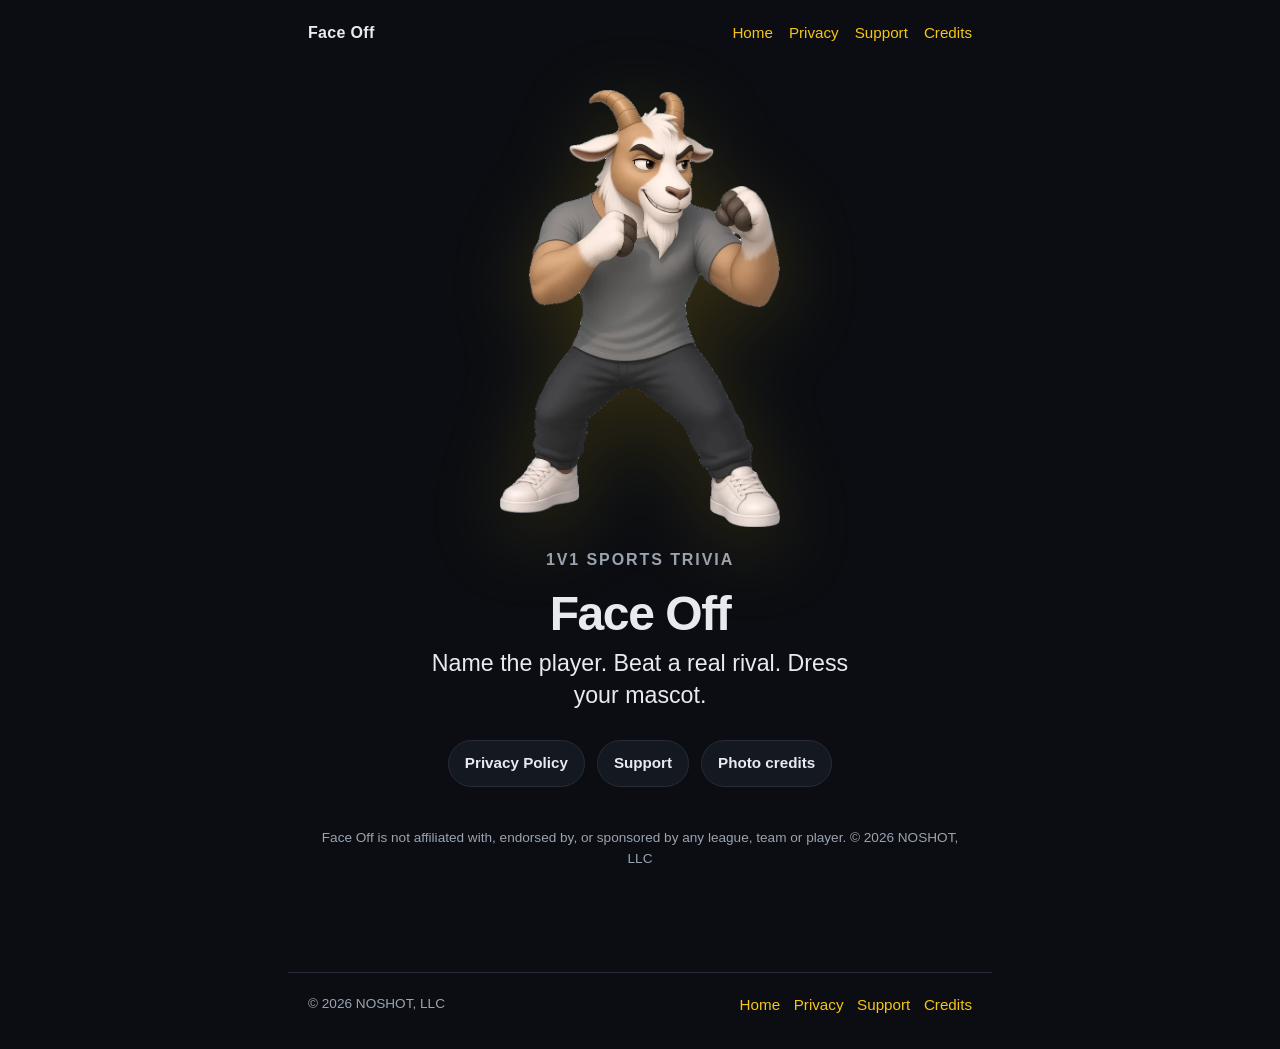
<file: index.html>
<!DOCTYPE html>
<html lang="en">
<head>
  <meta charset="utf-8">
  <meta name="viewport" content="width=device-width, initial-scale=1">
  <title>Face Off — 1v1 Sports Trivia</title>
  <meta name="description" content="Face Off is 1v1 sports trivia against real players.">
  <link rel="stylesheet" href="css/styles.css">
  
</head>
<body>
  <header>
    <a class="brand" href="./">Face Off</a>
    <nav>
      <a href="./" aria-current="page">Home</a>
      <a href="privacy/">Privacy</a>
      <a href="support/">Support</a>
      <a href="credits/">Credits</a>
    </nav>
  </header>
  <main>
    <section class="hero">
      <img class="mascot" src="assets/mascot.webp" width="280" height="280" alt="The Face Off goat mascot in a fighting stance">
      <p class="tag">1v1 Sports Trivia</p>
      <h1>Face Off</h1>
      <p class="pitch">Name the player. Beat a real rival. Dress your mascot.</p>
      <div class="hero-links">
        <a class="btn" href="privacy/">Privacy Policy</a>
        <a class="btn" href="support/">Support</a>
        <a class="btn" href="credits/">Photo credits</a>
      </div>
      <p class="legal">Face Off is not affiliated with, endorsed by, or sponsored by any league, team or player. © 2026 NOSHOT, LLC</p>
    </section>

  </main>
  <footer>
    <div>© 2026 NOSHOT, LLC</div>
    <nav>
      <a href="./" aria-current="page">Home</a>
      <a href="privacy/">Privacy</a>
      <a href="support/">Support</a>
      <a href="credits/">Credits</a>
    </nav>
  </footer>
  <script src="js/config.js"></script>
</body>
</html>
</file>
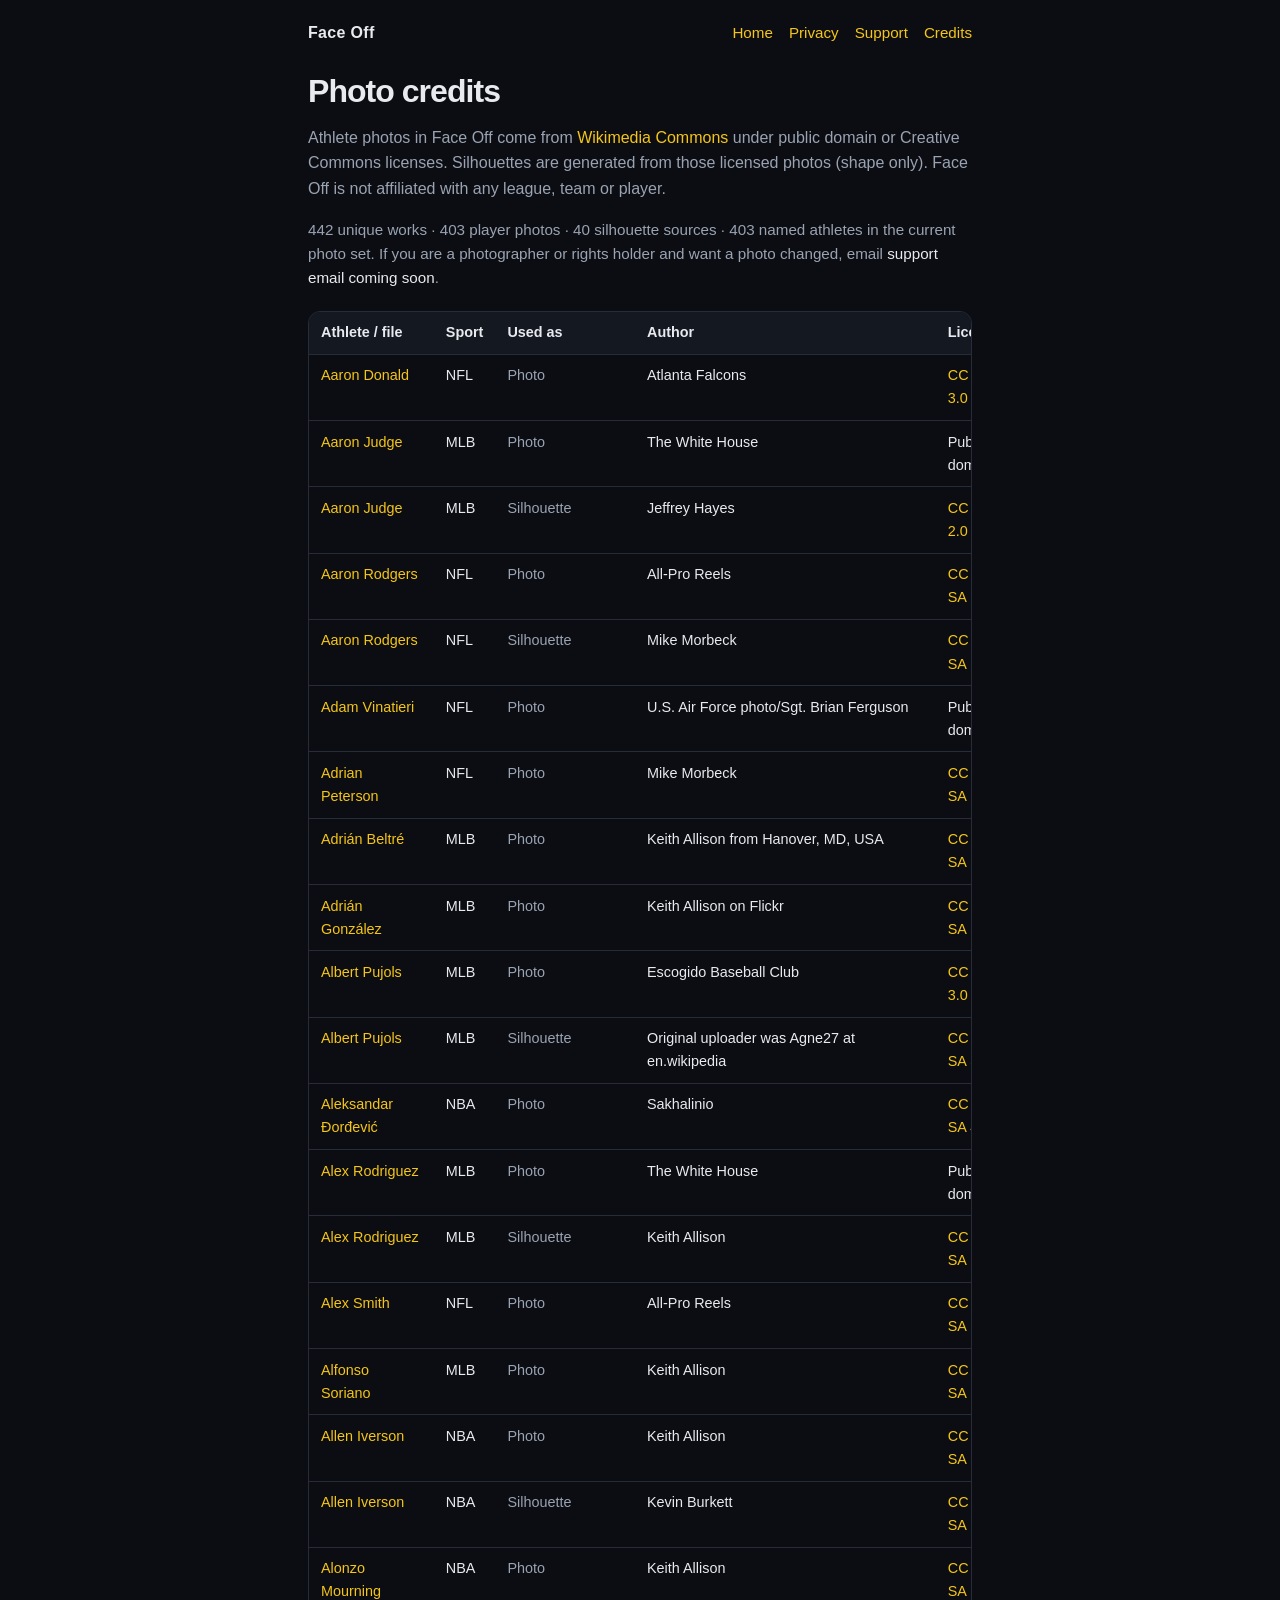
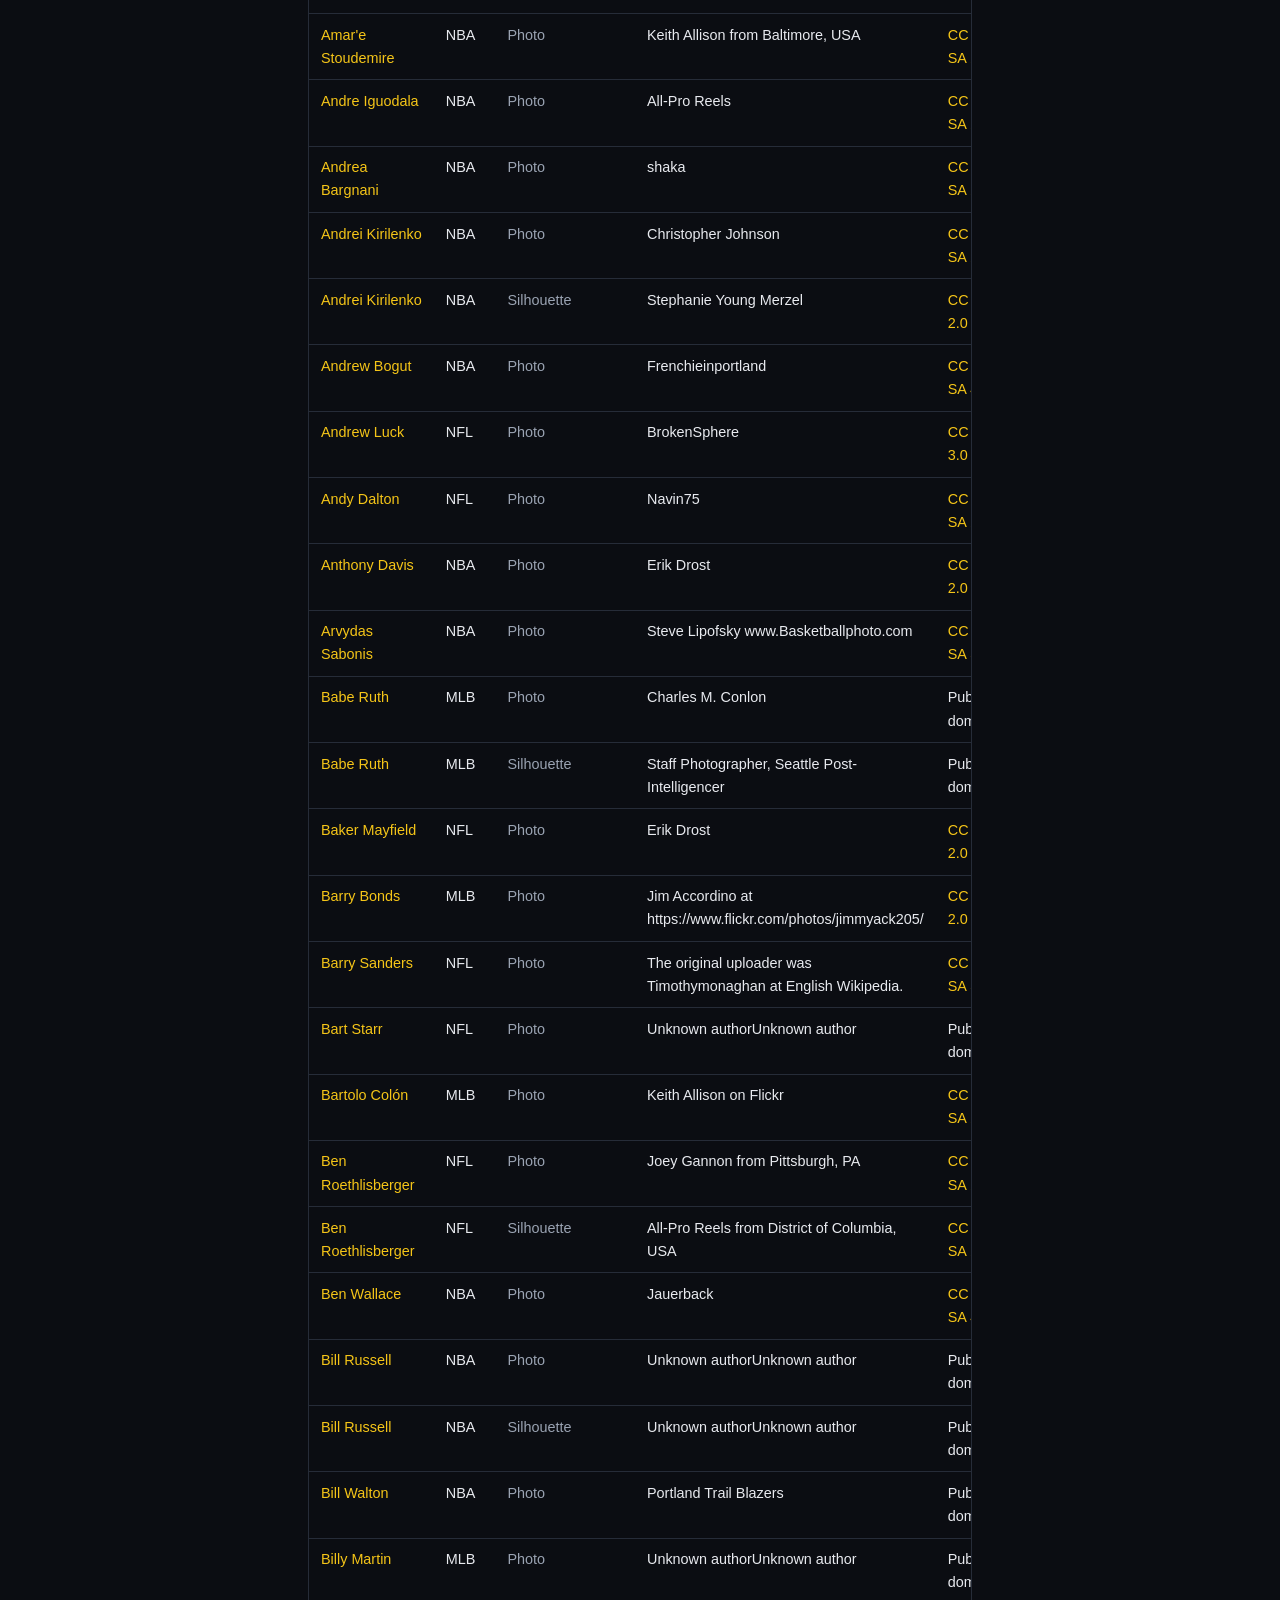
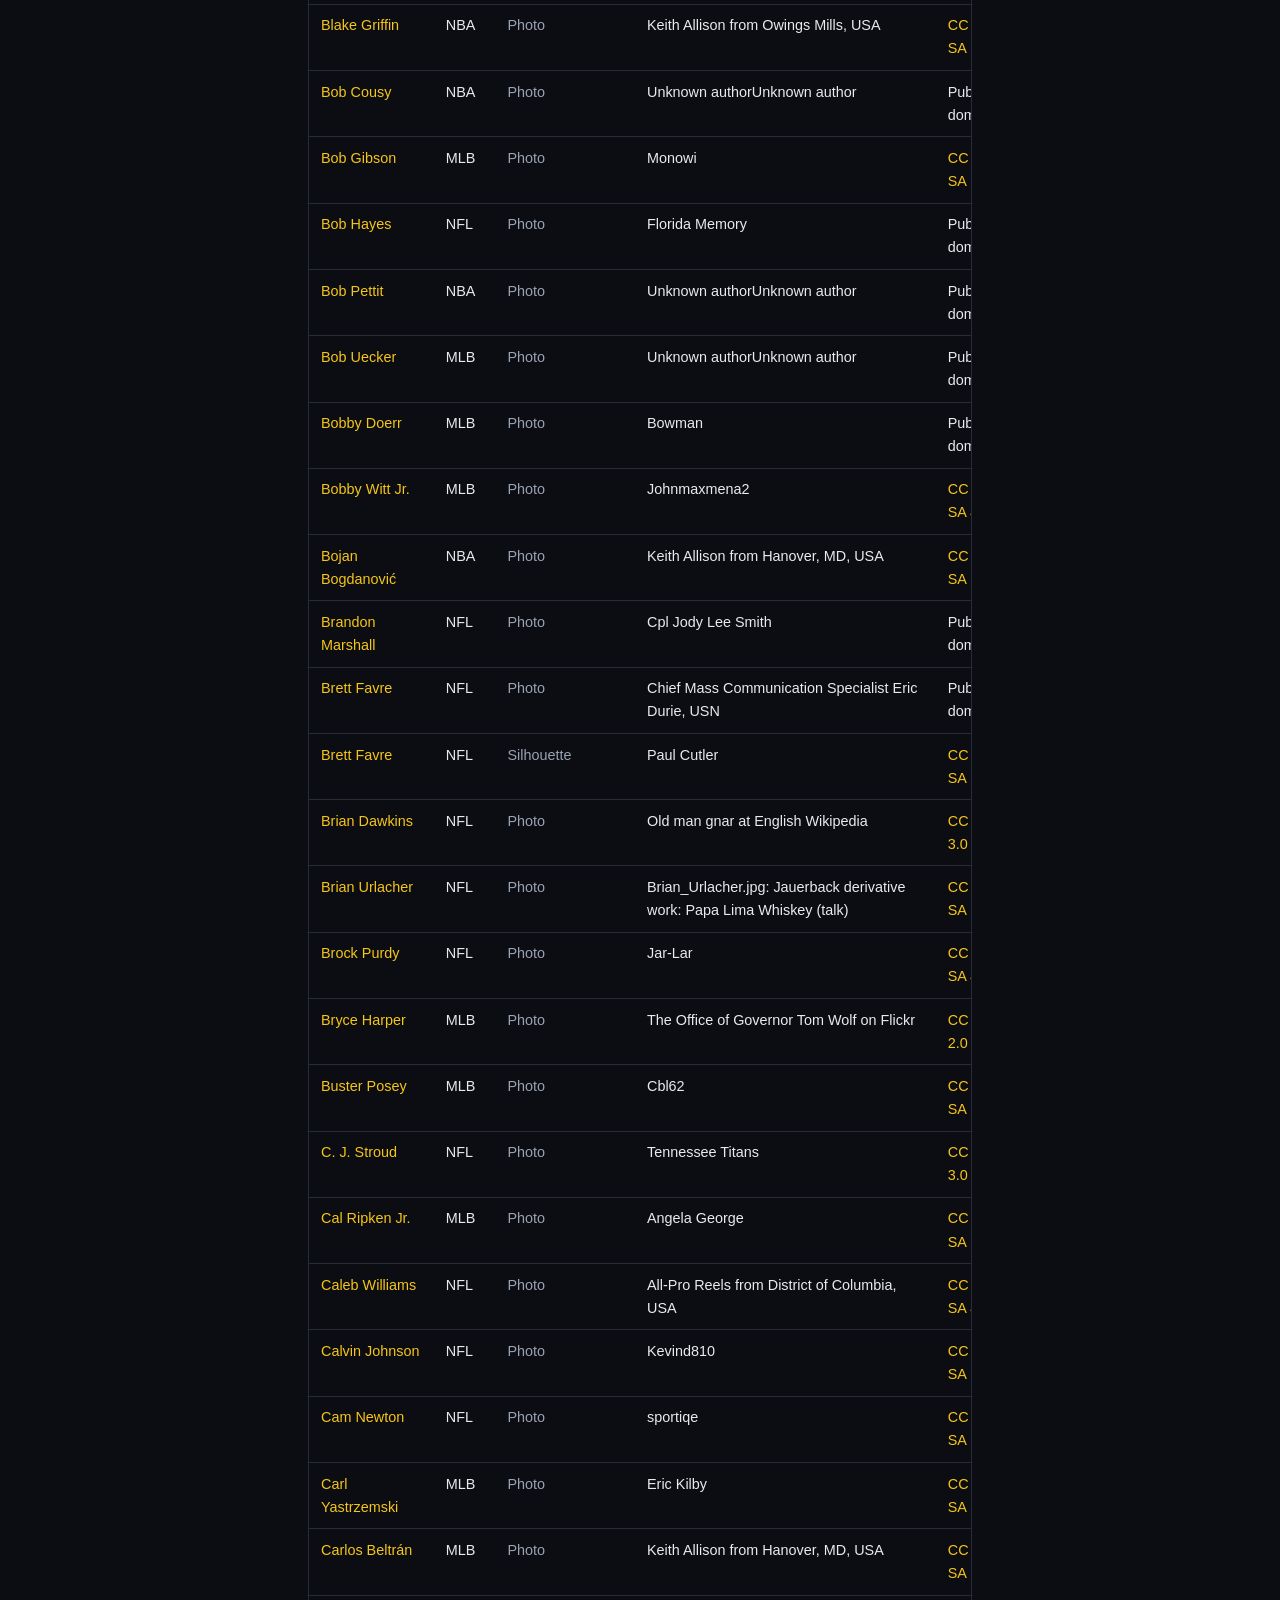
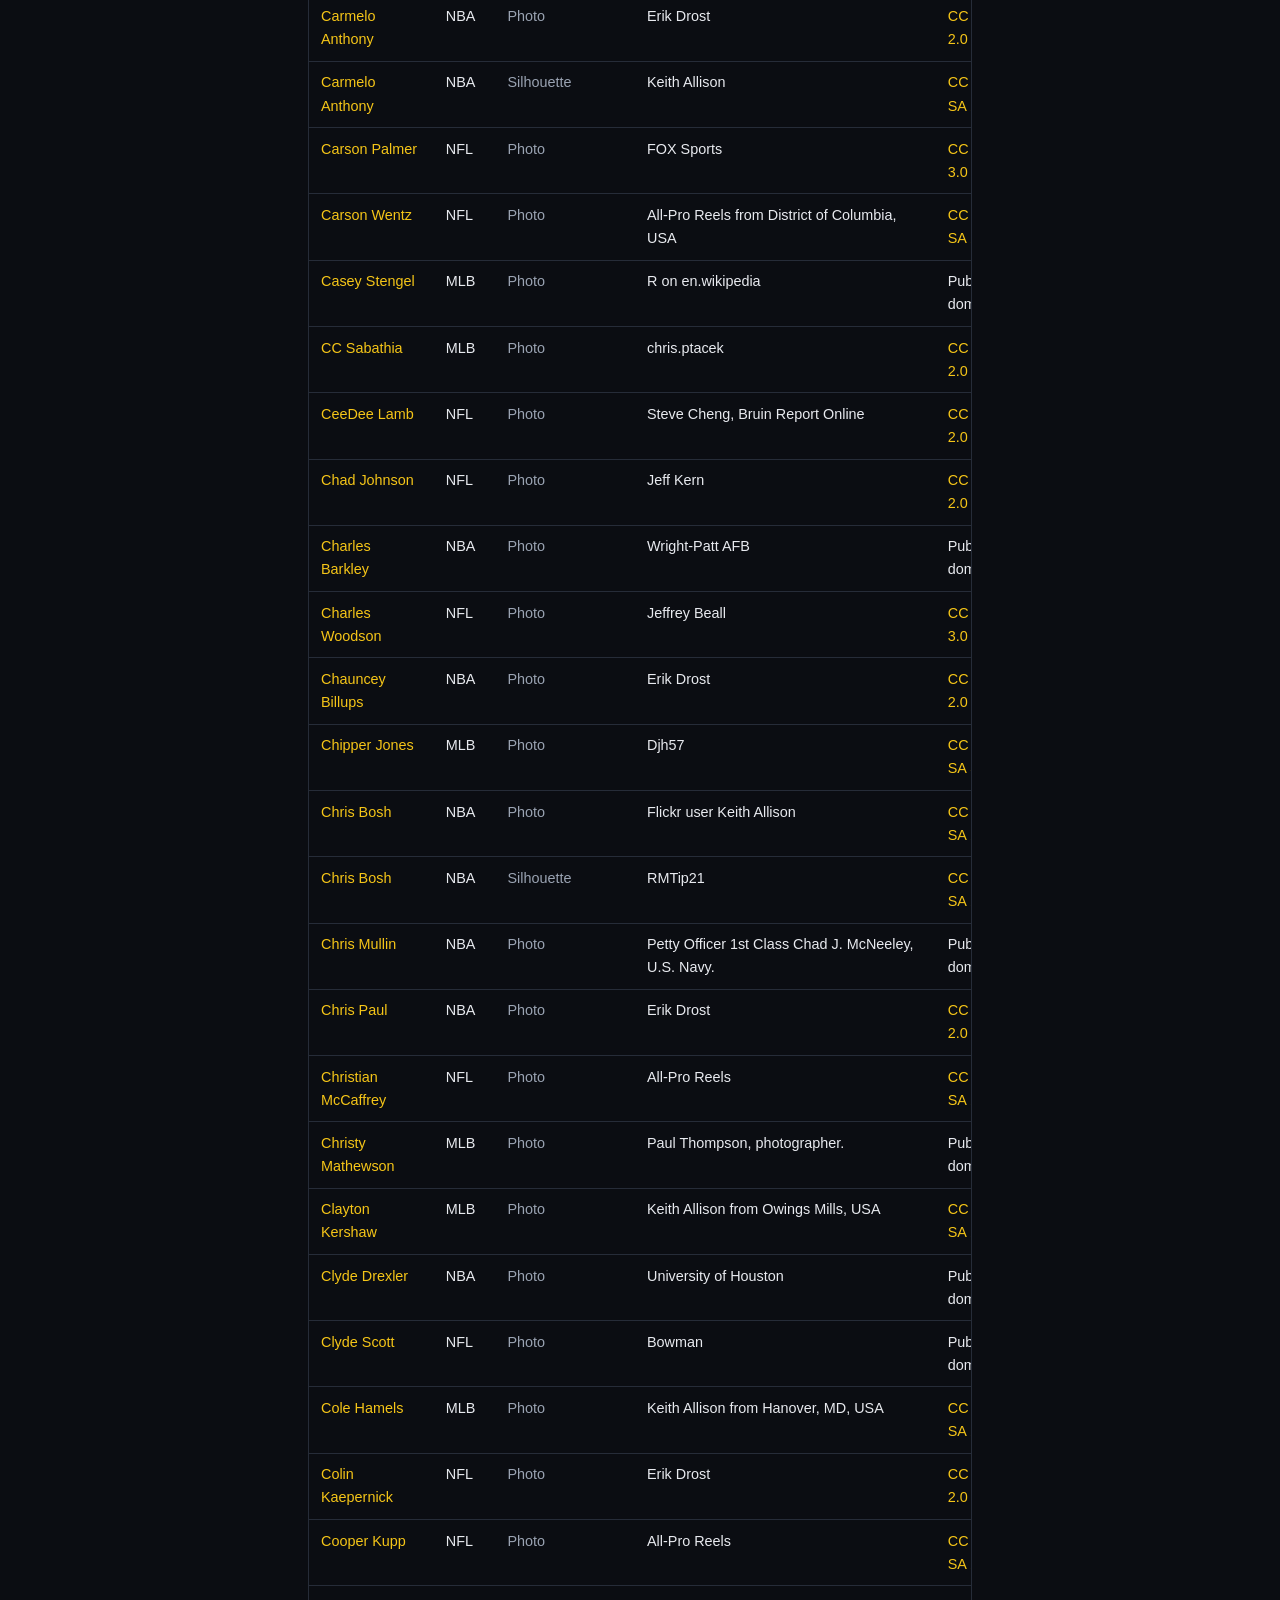
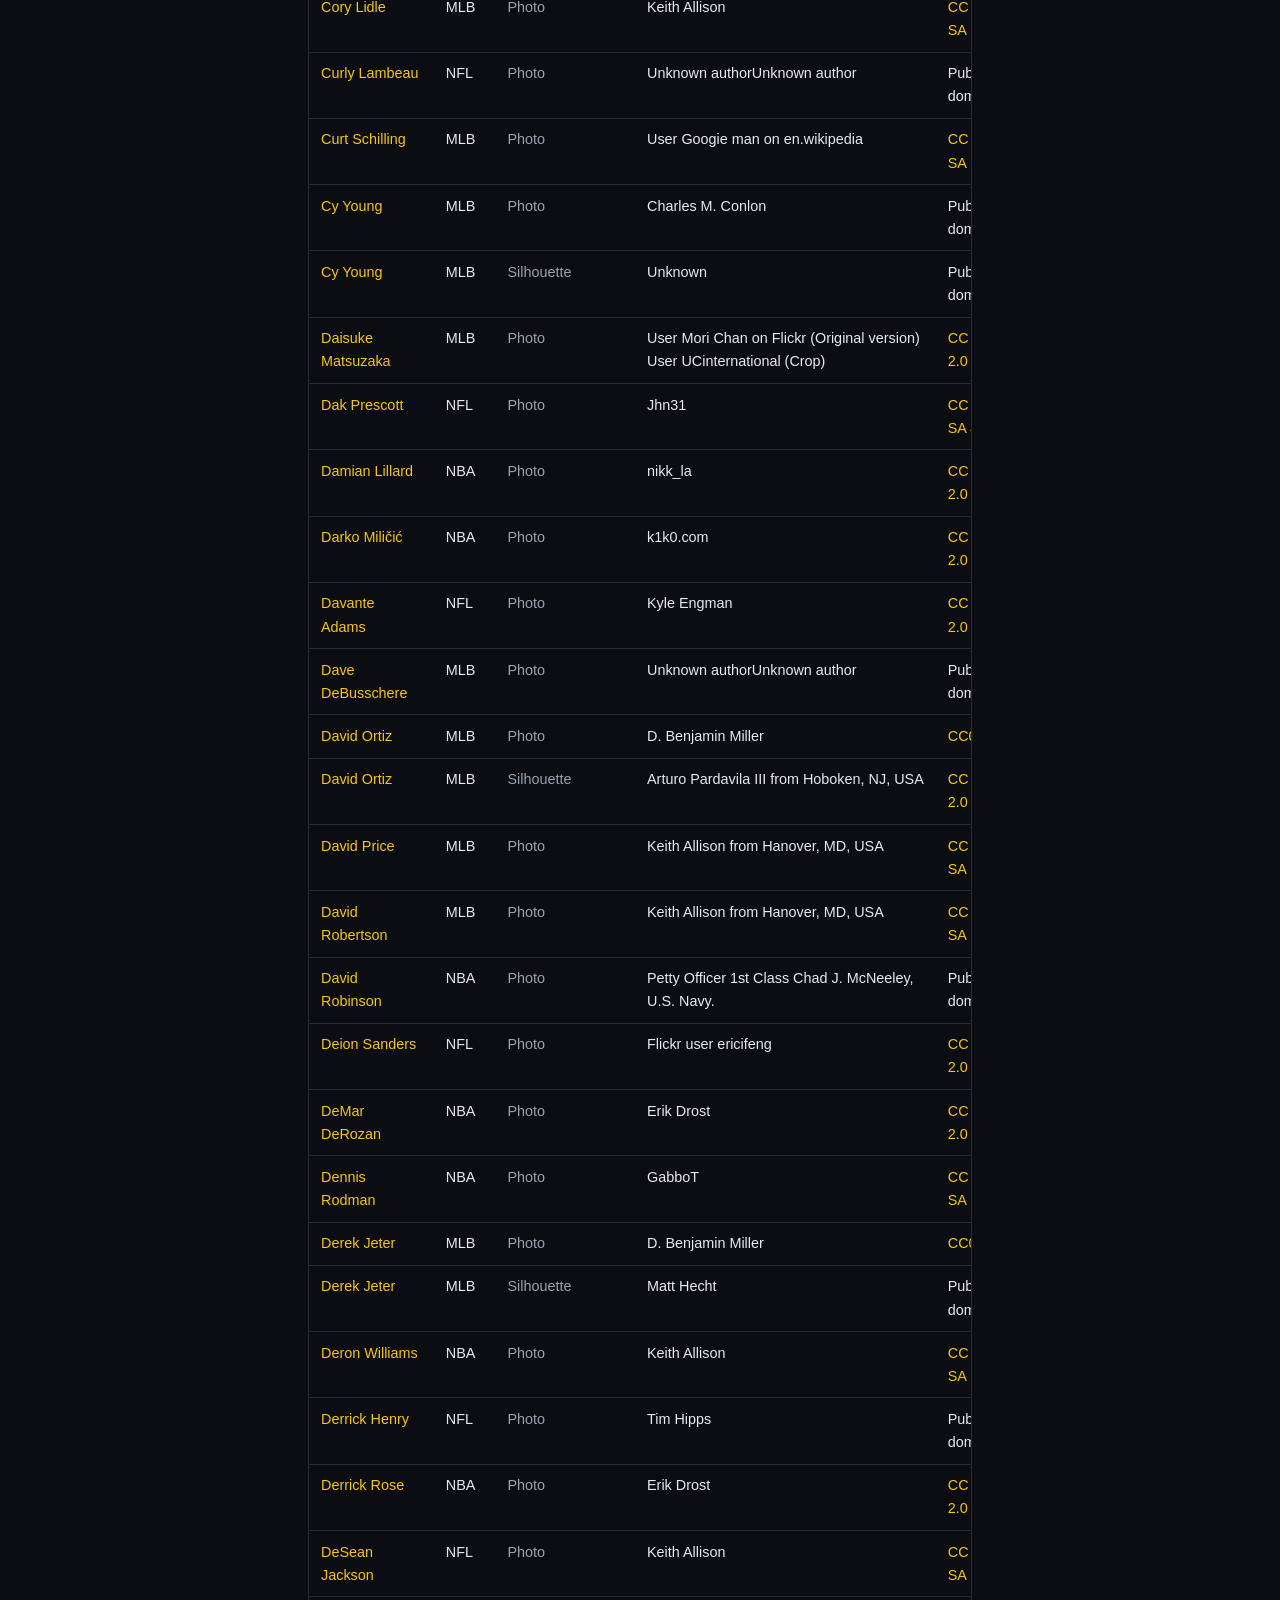
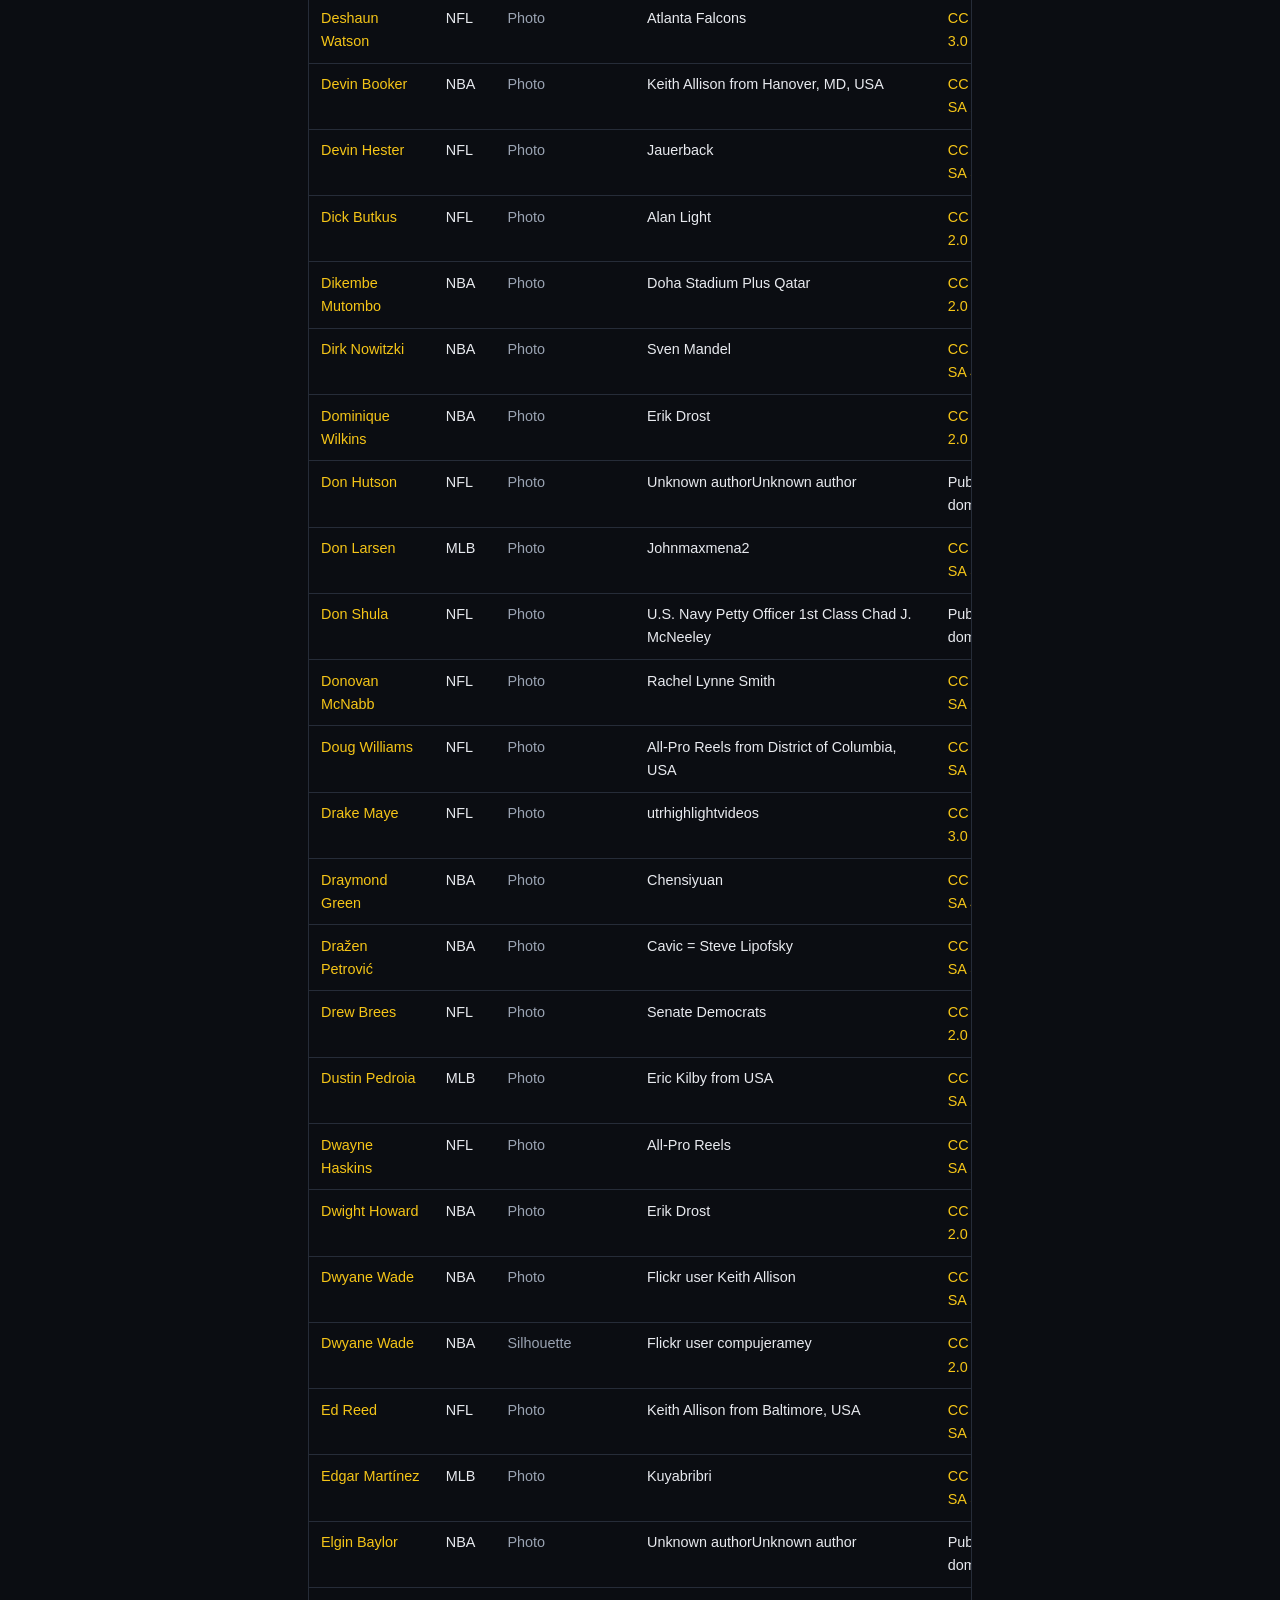
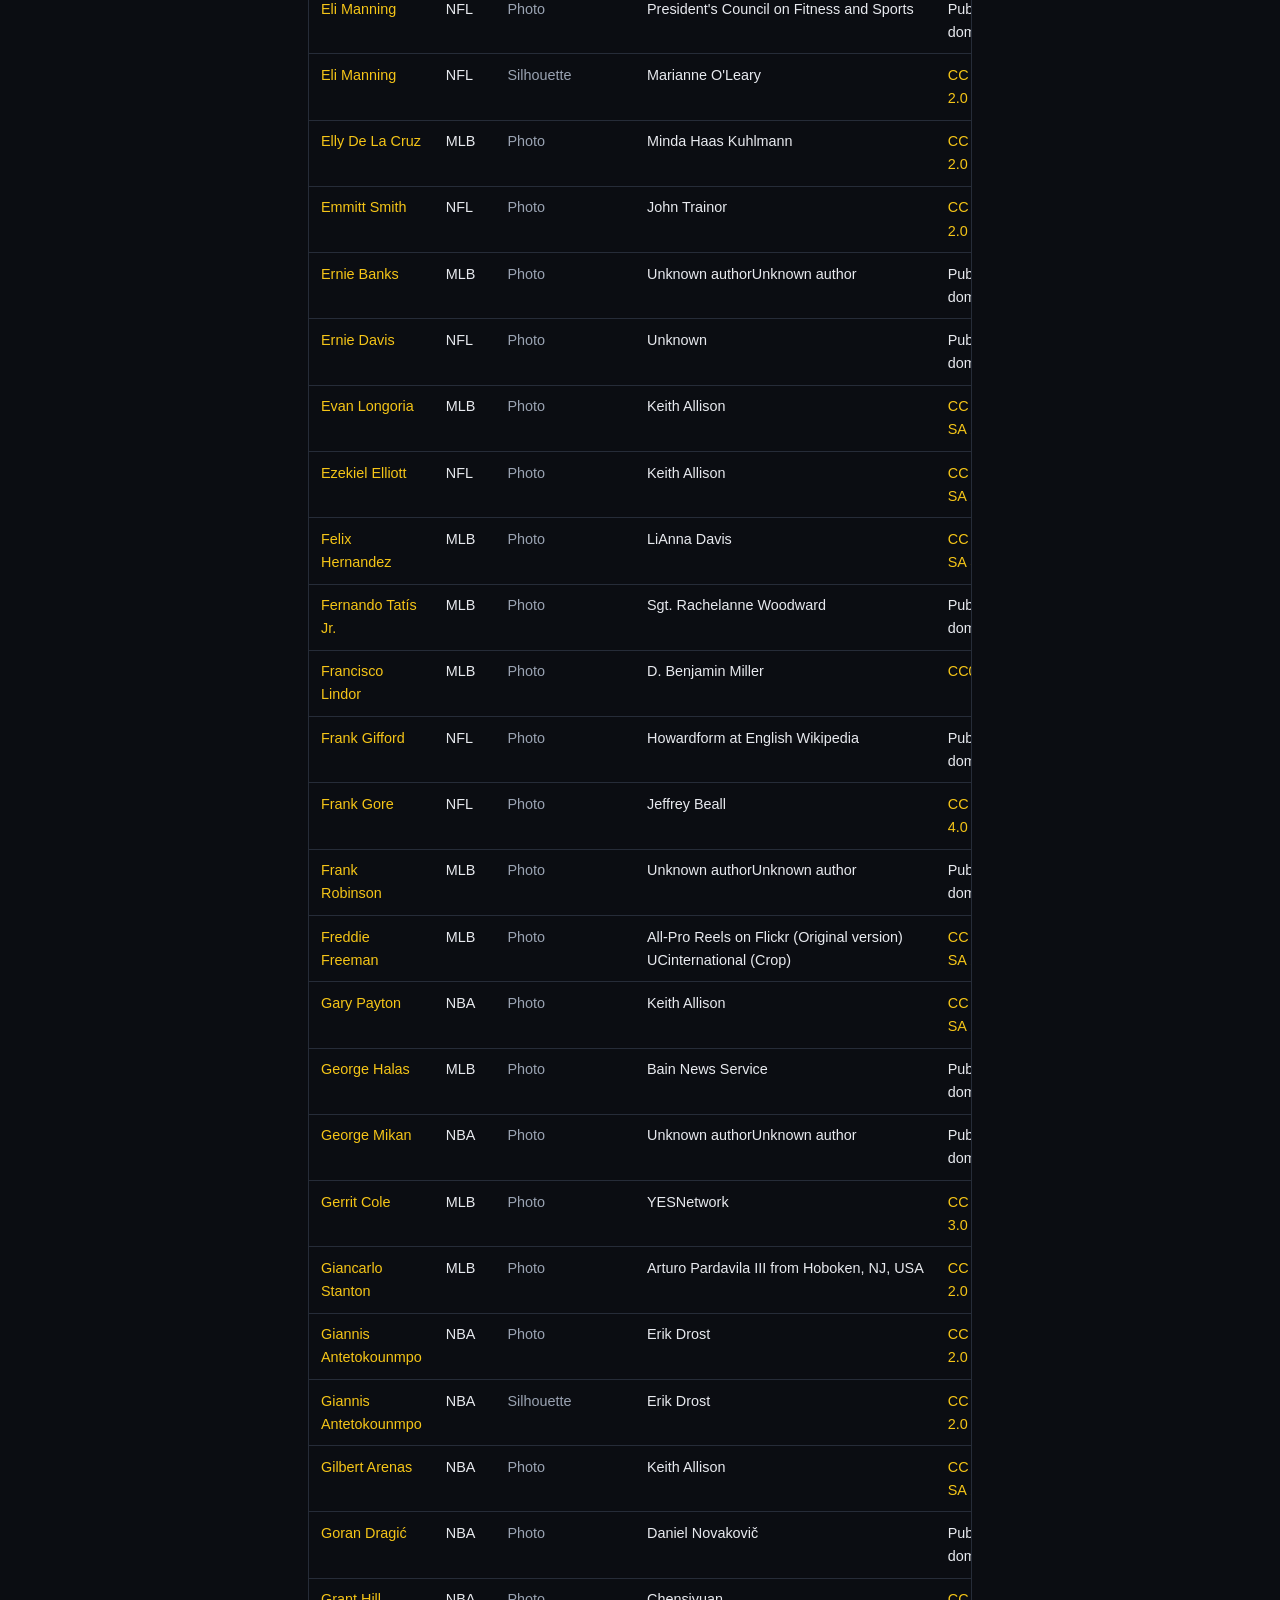
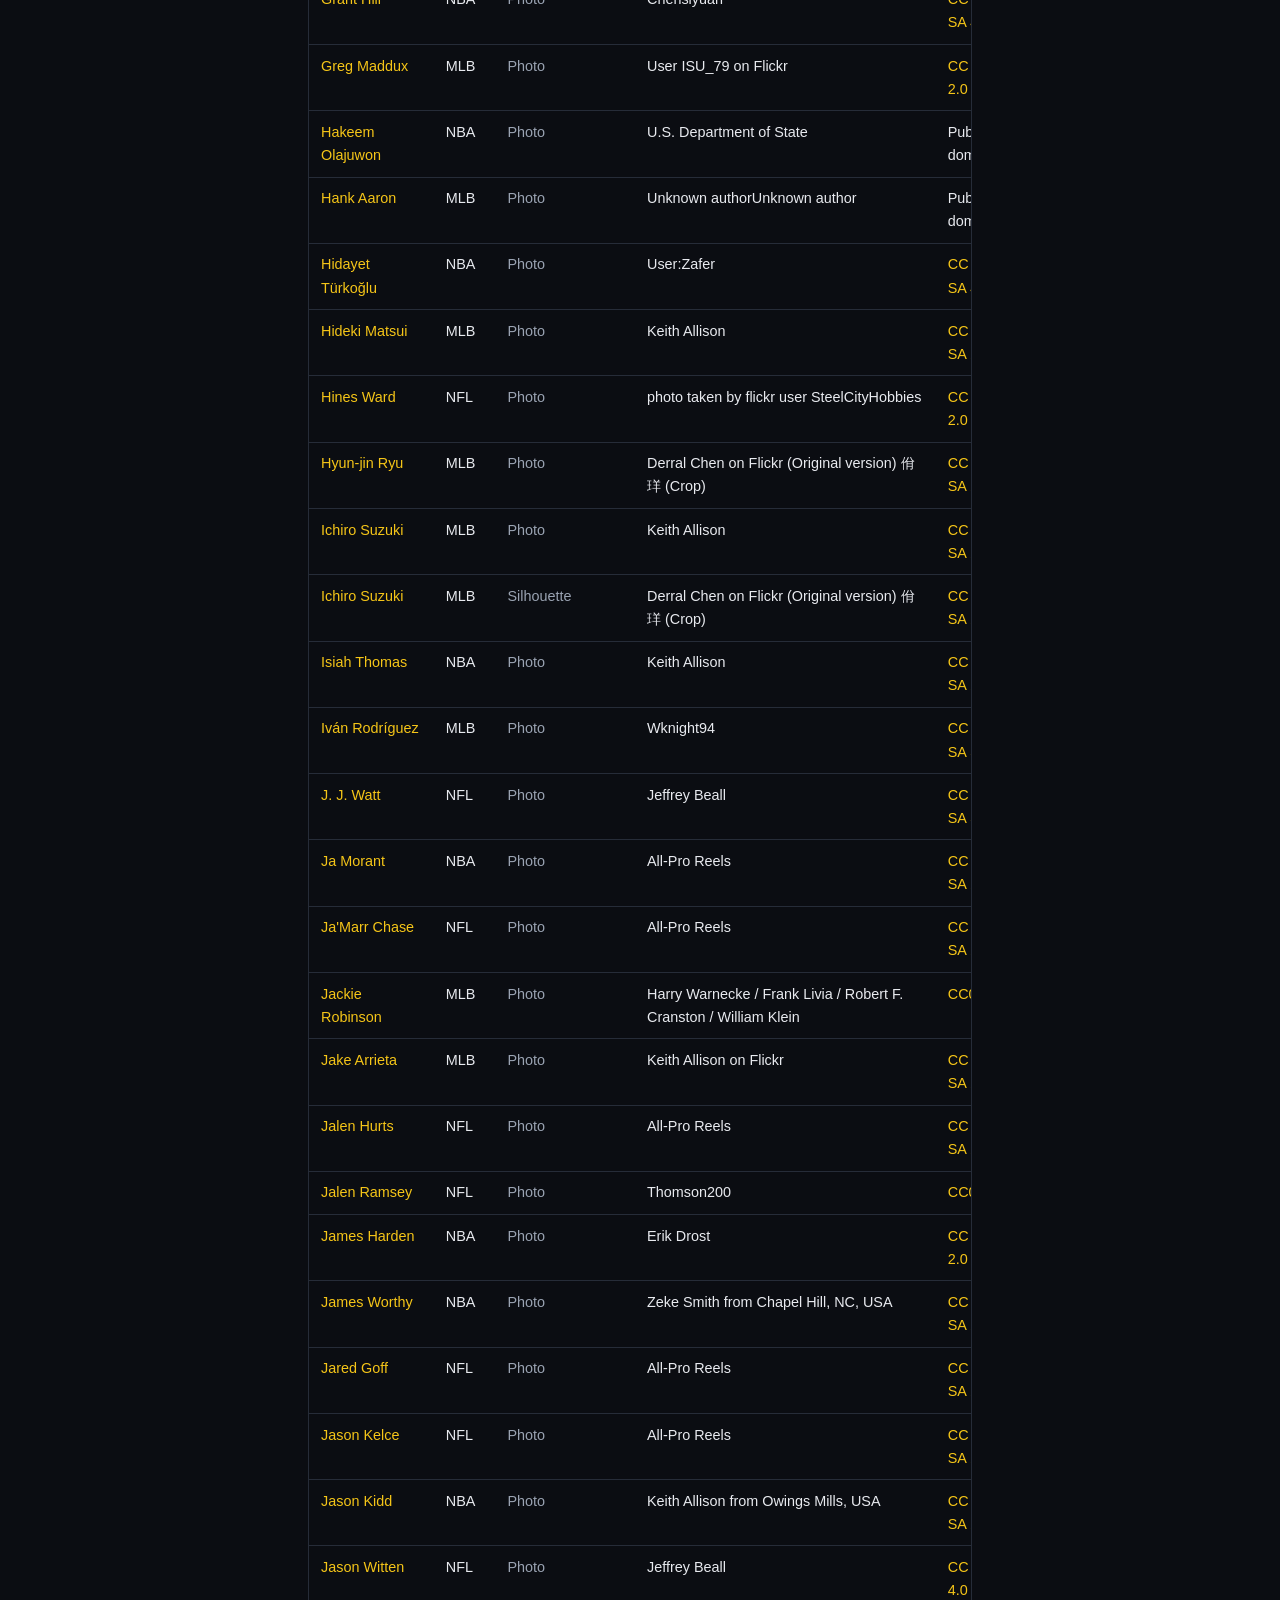
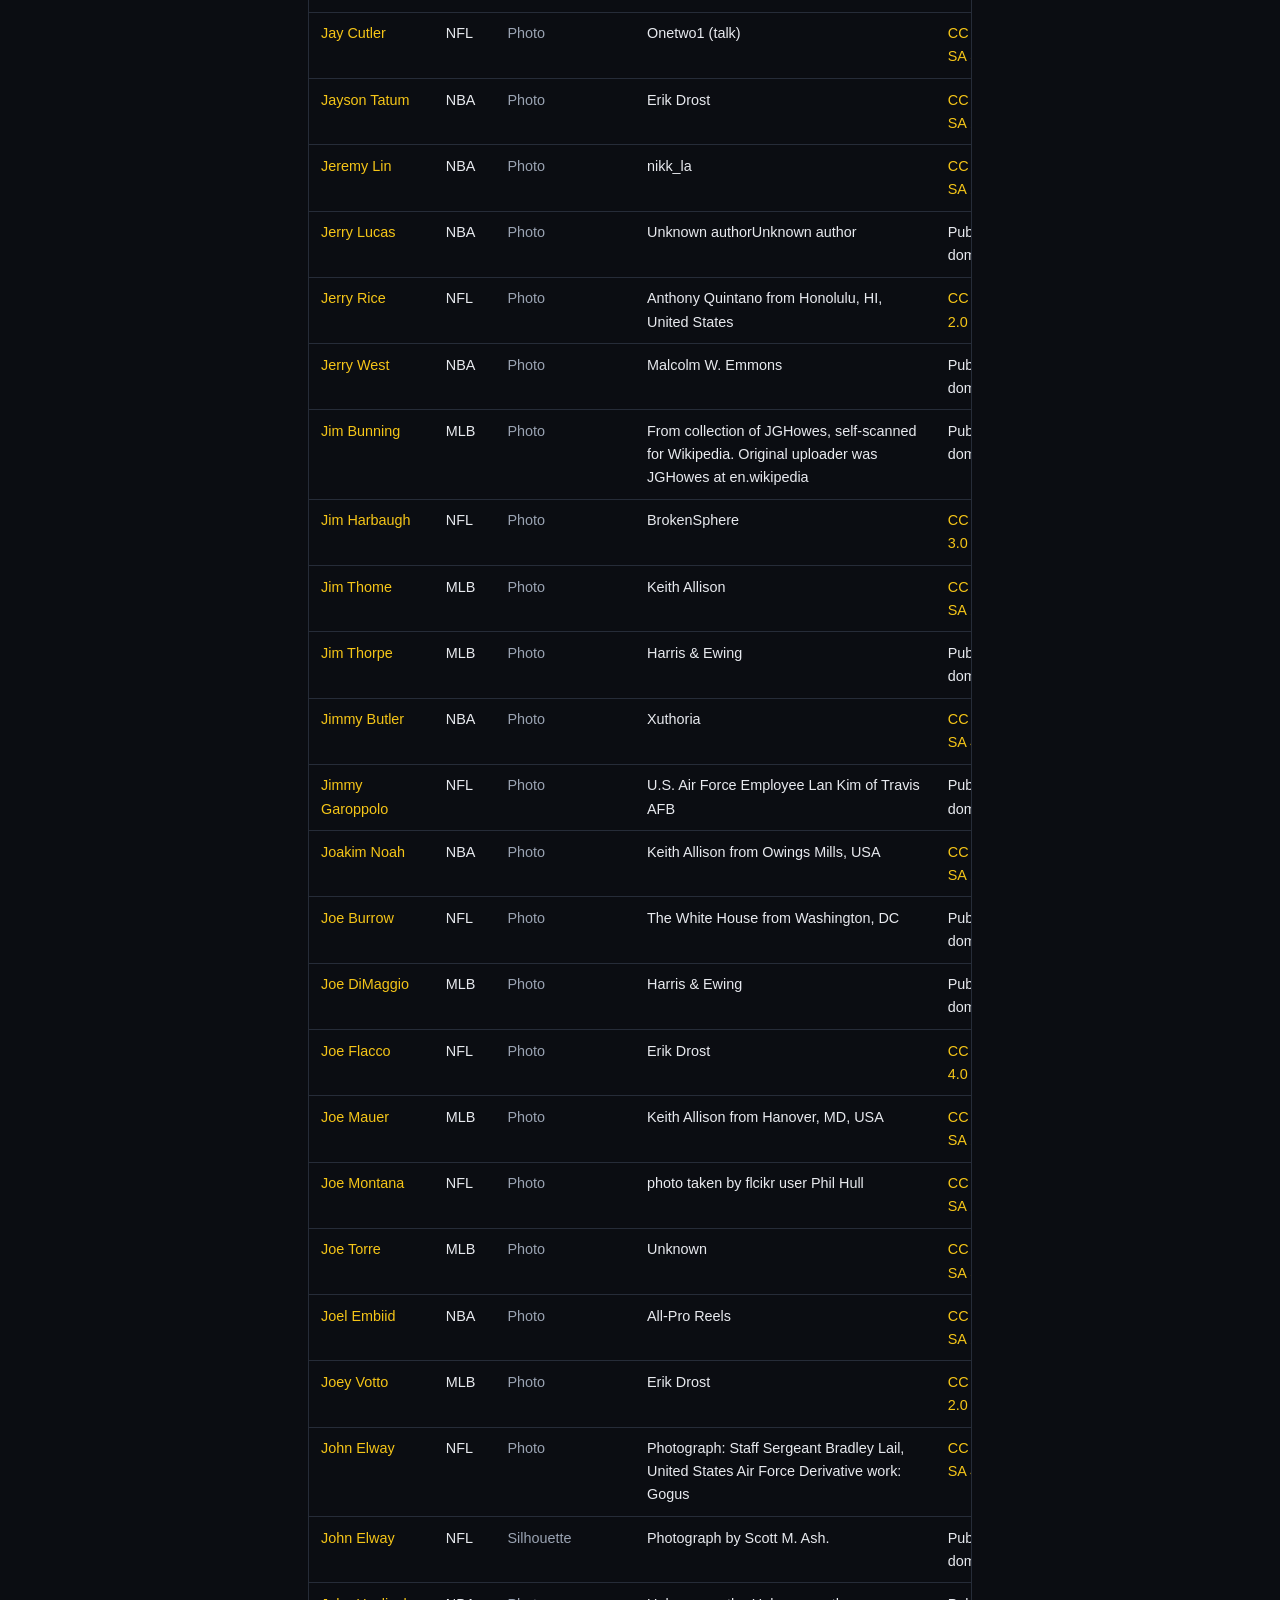
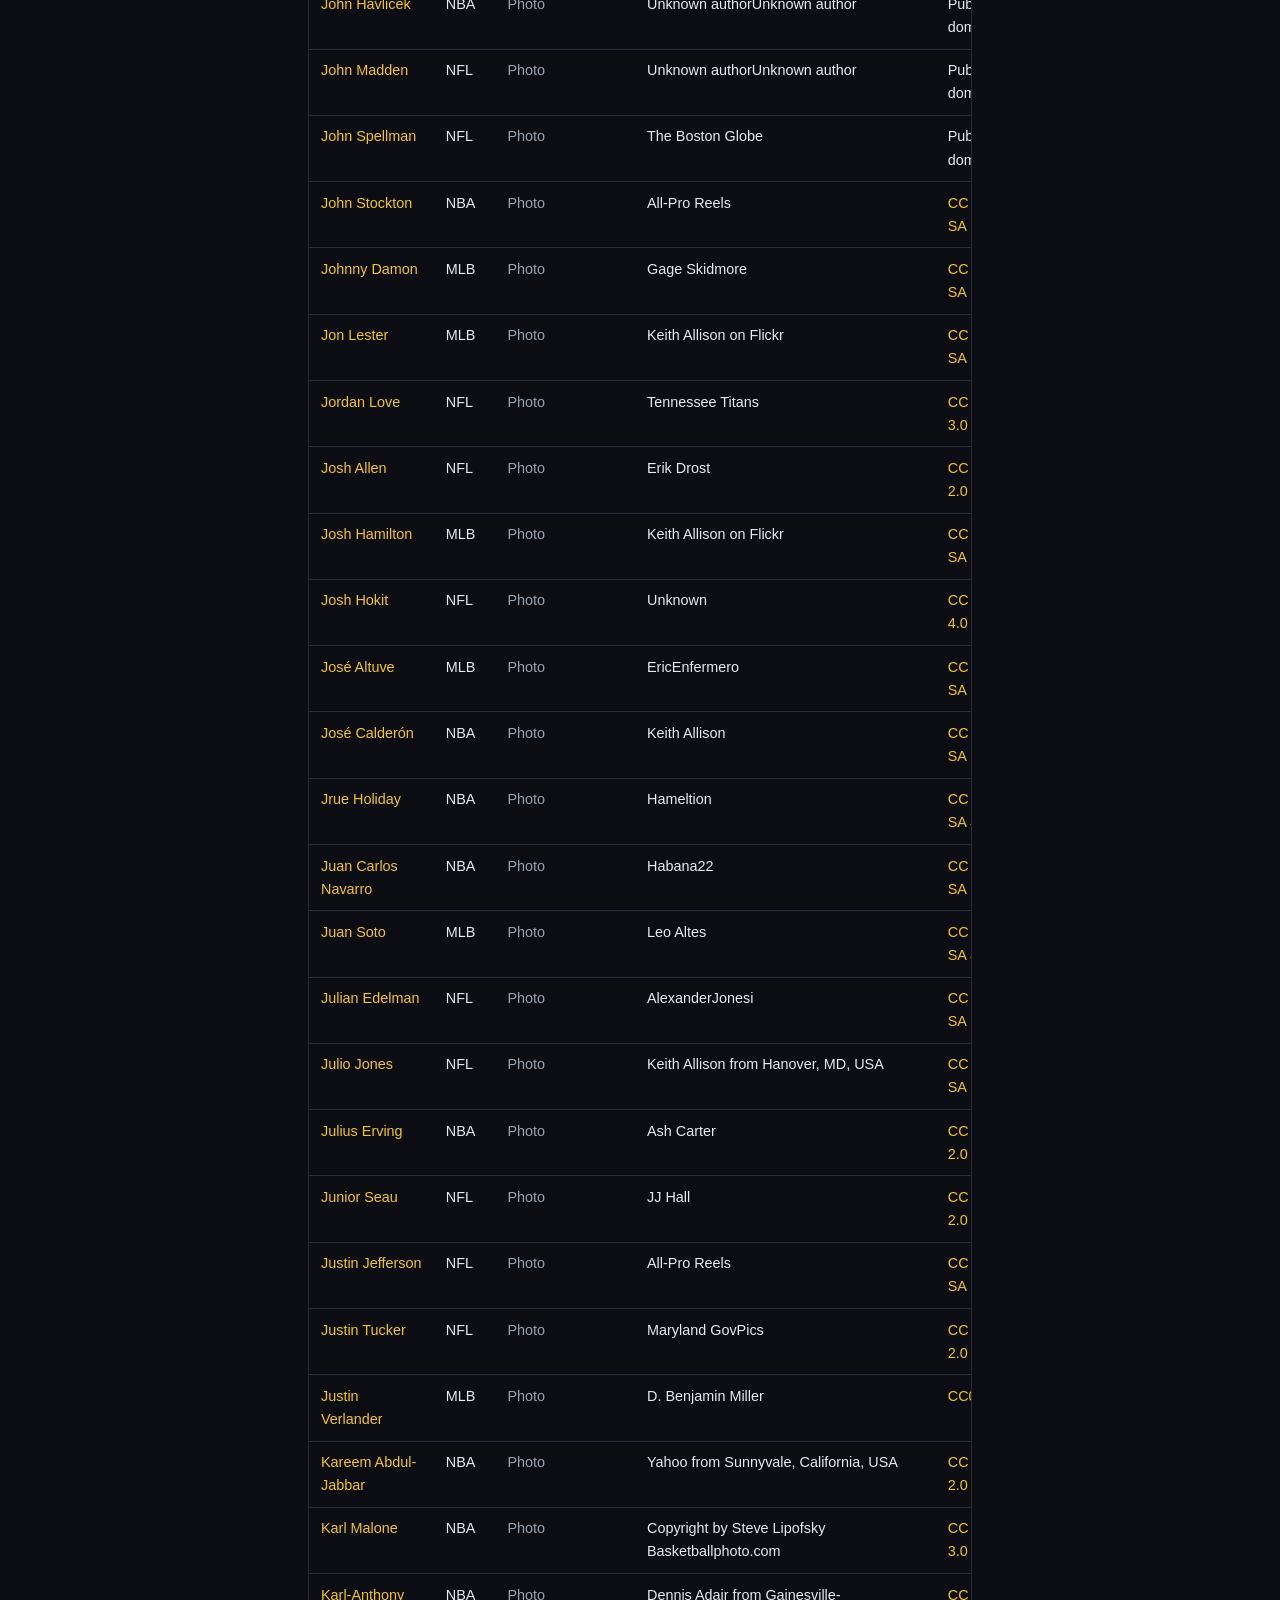
<file: credits/index.html>
<!DOCTYPE html>
<html lang="en">
<head>
  <meta charset="utf-8">
  <meta name="viewport" content="width=device-width, initial-scale=1">
  <title>Photo credits — Face Off</title>
  <meta name="description" content="Face Off is 1v1 sports trivia against real players.">
  <link rel="stylesheet" href="../css/styles.css">
  
</head>
<body>
  <header>
    <a class="brand" href="../">Face Off</a>
    <nav>
      <a href="../">Home</a>
      <a href="../privacy/">Privacy</a>
      <a href="../support/">Support</a>
      <a href="../credits/" aria-current="page">Credits</a>
    </nav>
  </header>
  <main>
    <article>
      <h1>Photo credits</h1>
      <p class="lead">Athlete photos in Face Off come from <a href="https://commons.wikimedia.org/">Wikimedia Commons</a> under public domain or Creative Commons licenses. Silhouettes are generated from those licensed photos (shape only). Face Off is not affiliated with any league, team or player.</p>
      <p class="stats">442 unique works · 403 player photos · 40 silhouette sources · 403 named athletes in the current photo set. If you are a photographer or rights holder and want a photo changed, email <span class="support-email">support email coming soon</span>.</p>
      <div class="credit-table-wrap">
        <table>
          <thead>
            <tr>
              <th>Athlete / file</th>
              <th>Sport</th>
              <th>Used as</th>
              <th>Author</th>
              <th>License</th>
            </tr>
          </thead>
          <tbody>
            <tr><td><a href="https://commons.wikimedia.org/wiki/File:Aaron_Donald_2014_combine.jpg">Aaron Donald</a></td><td>NFL</td><td class='used'>Photo</td><td>Atlanta Falcons</td><td><a href="https://creativecommons.org/licenses/by/3.0">CC BY 3.0</a></td></tr><tr><td><a href="https://commons.wikimedia.org/wiki/File:Aaron_Judge_posing_with_Donald_Trump_2025-09-11_(cropped).jpg">Aaron Judge</a></td><td>MLB</td><td class='used'>Photo</td><td>The White House</td><td>Public domain</td></tr><tr><td><a href="https://commons.wikimedia.org/wiki/File:Aaron_Judge_(51003879318)_(cropped).jpg">Aaron Judge</a></td><td>MLB</td><td class='used'>Silhouette</td><td>Jeffrey Hayes</td><td><a href="https://creativecommons.org/licenses/by/2.0">CC BY 2.0</a></td></tr><tr><td><a href="https://commons.wikimedia.org/wiki/File:Aaron_Rodgers_Packers_OCT2021_(cropped).jpg">Aaron Rodgers</a></td><td>NFL</td><td class='used'>Photo</td><td>All-Pro Reels</td><td><a href="https://creativecommons.org/licenses/by-sa/2.0">CC BY-SA 2.0</a></td></tr><tr><td><a href="https://commons.wikimedia.org/wiki/File:Aaron_Rodgers_drops_back_(cropped).jpg">Aaron Rodgers</a></td><td>NFL</td><td class='used'>Silhouette</td><td>Mike Morbeck</td><td><a href="https://creativecommons.org/licenses/by-sa/2.0">CC BY-SA 2.0</a></td></tr><tr><td><a href="https://commons.wikimedia.org/wiki/File:Vinatieri,_Adam_(USAF).jpg">Adam Vinatieri</a></td><td>NFL</td><td class='used'>Photo</td><td>U.S. Air Force photo/Sgt. Brian Ferguson</td><td>Public domain</td></tr><tr><td><a href="https://commons.wikimedia.org/wiki/File:Adrian_Peterson_(cropped).jpg">Adrian Peterson</a></td><td>NFL</td><td class='used'>Photo</td><td>Mike Morbeck</td><td><a href="https://creativecommons.org/licenses/by-sa/2.0">CC BY-SA 2.0</a></td></tr><tr><td><a href="https://commons.wikimedia.org/wiki/File:Adri%C3%A1n_Beltr%C3%A9_in_2017_(35197724614).jpg">Adrián Beltré</a></td><td>MLB</td><td class='used'>Photo</td><td>Keith Allison from Hanover, MD, USA</td><td><a href="https://creativecommons.org/licenses/by-sa/2.0">CC BY-SA 2.0</a></td></tr><tr><td><a href="https://commons.wikimedia.org/wiki/File:Adrian_Gonzalez_on_April_21,_2013.jpg">Adrián González</a></td><td>MLB</td><td class='used'>Photo</td><td>Keith Allison on Flickr</td><td><a href="https://creativecommons.org/licenses/by-sa/2.0">CC BY-SA 2.0</a></td></tr><tr><td><a href="https://commons.wikimedia.org/wiki/File:Albert_Pujols_(DgfQQAAmaFs).png">Albert Pujols</a></td><td>MLB</td><td class='used'>Photo</td><td>Escogido Baseball Club</td><td><a href="https://creativecommons.org/licenses/by/3.0">CC BY 3.0</a></td></tr><tr><td><a href="https://commons.wikimedia.org/wiki/File:Albert_Pujols_batting_stance_(26_April_2007).jpg">Albert Pujols</a></td><td>MLB</td><td class='used'>Silhouette</td><td>Original uploader was Agne27 at en.wikipedia</td><td><a href="http://creativecommons.org/licenses/by-sa/3.0/">CC BY-SA 3.0</a></td></tr><tr><td><a href="https://commons.wikimedia.org/wiki/File:Aleksandar_%C4%90or%C4%91evi%C4%87_Fenerbah%C3%A7e_Basketball_20210913_(1)_(cropped).jpg">Aleksandar Đorđević</a></td><td>NBA</td><td class='used'>Photo</td><td>Sakhalinio</td><td><a href="https://creativecommons.org/licenses/by-sa/4.0">CC BY-SA 4.0</a></td></tr><tr><td><a href="https://commons.wikimedia.org/wiki/File:P20260305MR-0276_President_Donald_J._Trump_hosts_MLS_Champions_Inter_Miami_CF_at_the_White_House_(cropped)_(cropped).jpg">Alex Rodriguez</a></td><td>MLB</td><td class='used'>Photo</td><td>The White House</td><td>Public domain</td></tr><tr><td><a href="https://commons.wikimedia.org/wiki/File:Alex_Rodriguez_batting_stance_2008.jpg">Alex Rodriguez</a></td><td>MLB</td><td class='used'>Silhouette</td><td>Keith Allison</td><td><a href="https://creativecommons.org/licenses/by-sa/2.0">CC BY-SA 2.0</a></td></tr><tr><td><a href="https://commons.wikimedia.org/wiki/File:Washington_Football_Team_QB_Alex_Smith_pregame_(cropped).jpg">Alex Smith</a></td><td>NFL</td><td class='used'>Photo</td><td>All-Pro Reels</td><td><a href="https://creativecommons.org/licenses/by-sa/2.0">CC BY-SA 2.0</a></td></tr><tr><td><a href="https://commons.wikimedia.org/wiki/File:Alfonso_Soriano-Yankees-11092013.jpg">Alfonso Soriano</a></td><td>MLB</td><td class='used'>Photo</td><td>Keith Allison</td><td><a href="https://creativecommons.org/licenses/by-sa/2.0">CC BY-SA 2.0</a></td></tr><tr><td><a href="https://commons.wikimedia.org/wiki/File:Allen_Iverson_headshot.jpg">Allen Iverson</a></td><td>NBA</td><td class='used'>Photo</td><td>Keith Allison</td><td><a href="https://creativecommons.org/licenses/by-sa/2.0">CC BY-SA 2.0</a></td></tr><tr><td><a href="https://commons.wikimedia.org/wiki/File:Allen_Iverson_Sixers_jumper.jpg">Allen Iverson</a></td><td>NBA</td><td class='used'>Silhouette</td><td>Kevin Burkett</td><td><a href="https://creativecommons.org/licenses/by-sa/2.0">CC BY-SA 2.0</a></td></tr><tr><td><a href="https://commons.wikimedia.org/wiki/File:Alonzo_Mourning.jpg">Alonzo Mourning</a></td><td>NBA</td><td class='used'>Photo</td><td>Keith Allison</td><td><a href="https://creativecommons.org/licenses/by-sa/2.0">CC BY-SA 2.0</a></td></tr><tr><td><a href="https://commons.wikimedia.org/wiki/File:Amar%27e_Stoudemire_free_throw.jpg">Amar&#x27;e Stoudemire</a></td><td>NBA</td><td class='used'>Photo</td><td>Keith Allison from Baltimore, USA</td><td><a href="https://creativecommons.org/licenses/by-sa/2.0">CC BY-SA 2.0</a></td></tr><tr><td><a href="https://commons.wikimedia.org/wiki/File:Heat_Andre_Iguodala_(cropped).jpg">Andre Iguodala</a></td><td>NBA</td><td class='used'>Photo</td><td>All-Pro Reels</td><td><a href="https://creativecommons.org/licenses/by-sa/2.0">CC BY-SA 2.0</a></td></tr><tr><td><a href="https://commons.wikimedia.org/wiki/File:Andrea_Bargnani.JPG">Andrea Bargnani</a></td><td>NBA</td><td class='used'>Photo</td><td>shaka</td><td><a href="https://creativecommons.org/licenses/by-sa/2.0/it/deed.en">CC BY-SA 2.0 it</a></td></tr><tr><td><a href="https://commons.wikimedia.org/wiki/File:Andrei_Kirilenko_in_2011.jpg">Andrei Kirilenko</a></td><td>NBA</td><td class='used'>Photo</td><td>Christopher Johnson</td><td><a href="https://creativecommons.org/licenses/by-sa/2.0">CC BY-SA 2.0</a></td></tr><tr><td><a href="https://commons.wikimedia.org/wiki/File:Kirilenko_Shoots_At_The_Free_Throw_Line.jpg">Andrei Kirilenko</a></td><td>NBA</td><td class='used'>Silhouette</td><td>Stephanie Young Merzel</td><td><a href="https://creativecommons.org/licenses/by/2.0">CC BY 2.0</a></td></tr><tr><td><a href="https://commons.wikimedia.org/wiki/File:Andrew_Bogut_(cropped).jpg">Andrew Bogut</a></td><td>NBA</td><td class='used'>Photo</td><td>Frenchieinportland</td><td><a href="https://creativecommons.org/licenses/by-sa/4.0">CC BY-SA 4.0</a></td></tr><tr><td><a href="https://commons.wikimedia.org/wiki/File:Andrew_Luck_at_2010_Stanford_football_open_house.JPG">Andrew Luck</a></td><td>NFL</td><td class='used'>Photo</td><td>BrokenSphere</td><td><a href="https://creativecommons.org/licenses/by/3.0">CC BY 3.0</a></td></tr><tr><td><a href="https://commons.wikimedia.org/wiki/File:Andy_Dalton_pass(CROP).jpg">Andy Dalton</a></td><td>NFL</td><td class='used'>Photo</td><td>Navin75</td><td><a href="https://creativecommons.org/licenses/by-sa/2.0">CC BY-SA 2.0</a></td></tr><tr><td><a href="https://commons.wikimedia.org/wiki/File:Anthony_Davis_pre-game_(cropped).jpg">Anthony Davis</a></td><td>NBA</td><td class='used'>Photo</td><td>Erik Drost</td><td><a href="https://creativecommons.org/licenses/by/2.0">CC BY 2.0</a></td></tr><tr><td><a href="https://commons.wikimedia.org/wiki/File:Arvydas_Sabonis.jpg">Arvydas Sabonis</a></td><td>NBA</td><td class='used'>Photo</td><td>Steve Lipofsky www.Basketballphoto.com</td><td><a href="https://creativecommons.org/licenses/by-sa/3.0">CC BY-SA 3.0</a></td></tr><tr><td><a href="https://commons.wikimedia.org/wiki/File:Babe_Ruth,_1933.jpg">Babe Ruth</a></td><td>MLB</td><td class='used'>Photo</td><td>Charles M. Conlon</td><td>Public domain</td></tr><tr><td><a href="https://commons.wikimedia.org/wiki/File:Babe_Ruth_batting_in_Dugdale_Park,_Seattle,_October_19,_1924_(MOHAI_318).jpg">Babe Ruth</a></td><td>MLB</td><td class='used'>Silhouette</td><td>Staff Photographer, Seattle Post-Intelligencer</td><td>Public domain</td></tr><tr><td><a href="https://commons.wikimedia.org/wiki/File:Baker_Mayfield_2018_(cropped).jpg">Baker Mayfield</a></td><td>NFL</td><td class='used'>Photo</td><td>Erik Drost</td><td><a href="https://creativecommons.org/licenses/by/2.0">CC BY 2.0</a></td></tr><tr><td><a href="https://commons.wikimedia.org/wiki/File:BarryBonds1993.jpg">Barry Bonds</a></td><td>MLB</td><td class='used'>Photo</td><td>Jim Accordino at https://www.flickr.com/photos/jimmyack205/</td><td><a href="https://creativecommons.org/licenses/by/2.0">CC BY 2.0</a></td></tr><tr><td><a href="https://commons.wikimedia.org/wiki/File:Barry_Sanders.JPG">Barry Sanders</a></td><td>NFL</td><td class='used'>Photo</td><td>The original uploader was Timothymonaghan at English Wikipedia.</td><td><a href="http://creativecommons.org/licenses/by-sa/3.0/">CC BY-SA 3.0</a></td></tr><tr><td><a href="https://commons.wikimedia.org/wiki/File:Bart_starr_bw.jpg">Bart Starr</a></td><td>NFL</td><td class='used'>Photo</td><td>Unknown authorUnknown author</td><td>Public domain</td></tr><tr><td><a href="https://commons.wikimedia.org/wiki/File:Bartolo_Col%C3%B3n_on_April_29,_2012.jpg">Bartolo Colón</a></td><td>MLB</td><td class='used'>Photo</td><td>Keith Allison on Flickr</td><td><a href="https://creativecommons.org/licenses/by-sa/2.0">CC BY-SA 2.0</a></td></tr><tr><td><a href="https://commons.wikimedia.org/wiki/File:Ben_Roethlisberger.JPG">Ben Roethlisberger</a></td><td>NFL</td><td class='used'>Photo</td><td>Joey Gannon from Pittsburgh, PA</td><td><a href="https://creativecommons.org/licenses/by-sa/2.0">CC BY-SA 2.0</a></td></tr><tr><td><a href="https://commons.wikimedia.org/wiki/File:Ben_Roethlisberger_2020.jpg">Ben Roethlisberger</a></td><td>NFL</td><td class='used'>Silhouette</td><td>All-Pro Reels from District of Columbia, USA</td><td><a href="https://creativecommons.org/licenses/by-sa/2.0">CC BY-SA 2.0</a></td></tr><tr><td><a href="https://commons.wikimedia.org/wiki/File:BenWallaceCloseup_(cropped).jpg">Ben Wallace</a></td><td>NBA</td><td class='used'>Photo</td><td>Jauerback</td><td><a href="https://creativecommons.org/licenses/by-sa/4.0">CC BY-SA 4.0</a></td></tr><tr><td><a href="https://commons.wikimedia.org/wiki/File:Bill_russell_dribbling_(cropped).jpg">Bill Russell</a></td><td>NBA</td><td class='used'>Photo</td><td>Unknown authorUnknown author</td><td>Public domain</td></tr><tr><td><a href="https://commons.wikimedia.org/wiki/File:Bill_russell_foto_clarin_(HQ).jpg">Bill Russell</a></td><td>NBA</td><td class='used'>Silhouette</td><td>Unknown authorUnknown author</td><td>Public domain</td></tr><tr><td><a href="https://commons.wikimedia.org/wiki/File:Bill_walton_blazers_photo.jpg">Bill Walton</a></td><td>NBA</td><td class='used'>Photo</td><td>Portland Trail Blazers</td><td>Public domain</td></tr><tr><td><a href="https://commons.wikimedia.org/wiki/File:Billy_Martin_1954.png">Billy Martin</a></td><td>MLB</td><td class='used'>Photo</td><td>Unknown authorUnknown author</td><td>Public domain</td></tr><tr><td><a href="https://commons.wikimedia.org/wiki/File:Blake_Griffin_Clippers.jpg">Blake Griffin</a></td><td>NBA</td><td class='used'>Photo</td><td>Keith Allison from Owings Mills, USA</td><td><a href="https://creativecommons.org/licenses/by-sa/2.0">CC BY-SA 2.0</a></td></tr><tr><td><a href="https://commons.wikimedia.org/wiki/File:Bob_Cousy_(1).jpeg">Bob Cousy</a></td><td>NBA</td><td class='used'>Photo</td><td>Unknown authorUnknown author</td><td>Public domain</td></tr><tr><td><a href="https://commons.wikimedia.org/wiki/File:Bob_Gibson_crop.JPG">Bob Gibson</a></td><td>MLB</td><td class='used'>Photo</td><td>Monowi</td><td><a href="https://creativecommons.org/licenses/by-sa/3.0">CC BY-SA 3.0</a></td></tr><tr><td><a href="https://commons.wikimedia.org/wiki/File:FAMU_athlete_Robert_Hayes_practices_running_on_the_track.jpg">Bob Hayes</a></td><td>NFL</td><td class='used'>Photo</td><td>Florida Memory</td><td>Public domain</td></tr><tr><td><a href="https://commons.wikimedia.org/wiki/File:Bob_Pettit_1961.jpeg">Bob Pettit</a></td><td>NBA</td><td class='used'>Photo</td><td>Unknown authorUnknown author</td><td>Public domain</td></tr><tr><td><a href="https://commons.wikimedia.org/wiki/File:Bob_Uecker_-_St._Louis_Cardinals_-_1965.jpg">Bob Uecker</a></td><td>MLB</td><td class='used'>Photo</td><td>Unknown authorUnknown author</td><td>Public domain</td></tr><tr><td><a href="https://commons.wikimedia.org/wiki/File:Bobby_Doerr_1950_Bowman.jpg">Bobby Doerr</a></td><td>MLB</td><td class='used'>Photo</td><td>Bowman</td><td>Public domain</td></tr><tr><td><a href="https://commons.wikimedia.org/wiki/File:Bobbywittjrprofile.png">Bobby Witt Jr.</a></td><td>MLB</td><td class='used'>Photo</td><td>Johnmaxmena2</td><td><a href="https://creativecommons.org/licenses/by-sa/4.0">CC BY-SA 4.0</a></td></tr><tr><td><a href="https://commons.wikimedia.org/wiki/File:Bojan_Bogdanovic_(cropped).jpg">Bojan Bogdanović</a></td><td>NBA</td><td class='used'>Photo</td><td>Keith Allison from Hanover, MD, USA</td><td><a href="https://creativecommons.org/licenses/by-sa/2.0">CC BY-SA 2.0</a></td></tr><tr><td><a href="https://commons.wikimedia.org/wiki/File:Miami_Dolphins_wide_receiver_Brandon_Marshall_practices_during_pregame_warm_up_for_the_National_Football_League%27s_2012_Pro_Bowl_game_at_Aloha_Stadium_in_Honolulu_Jan_120129-M-DX861-041_(cropped).jpg">Brandon Marshall</a></td><td>NFL</td><td class='used'>Photo</td><td>Cpl Jody Lee Smith</td><td>Public domain</td></tr><tr><td><a href="https://commons.wikimedia.org/wiki/File:Brett_Favre_at_Florham_Park_11-7-08_081107-N-2022D-033_crop.jpg">Brett Favre</a></td><td>NFL</td><td class='used'>Photo</td><td>Chief Mass Communication Specialist Eric Durie, USN</td><td>Public domain</td></tr><tr><td><a href="https://commons.wikimedia.org/wiki/File:David_Martin82_Brett_Favre4-Edit2.jpg">Brett Favre</a></td><td>NFL</td><td class='used'>Silhouette</td><td>Paul Cutler</td><td><a href="https://creativecommons.org/licenses/by-sa/2.0">CC BY-SA 2.0</a></td></tr><tr><td><a href="https://commons.wikimedia.org/wiki/File:Bdawk.jpg">Brian Dawkins</a></td><td>NFL</td><td class='used'>Photo</td><td>Old man gnar at English Wikipedia</td><td><a href="https://creativecommons.org/licenses/by/3.0">CC BY 3.0</a></td></tr><tr><td><a href="https://commons.wikimedia.org/wiki/File:Brian_Urlacher_crop2.jpg">Brian Urlacher</a></td><td>NFL</td><td class='used'>Photo</td><td>Brian_Urlacher.jpg: Jauerback derivative work: Papa Lima Whiskey (talk)</td><td><a href="https://creativecommons.org/licenses/by-sa/3.0">CC BY-SA 3.0</a></td></tr><tr><td><a href="https://commons.wikimedia.org/wiki/File:BrockPurdy2021_(cropped).jpg">Brock Purdy</a></td><td>NFL</td><td class='used'>Photo</td><td>Jar-Lar</td><td><a href="https://creativecommons.org/licenses/by-sa/4.0">CC BY-SA 4.0</a></td></tr><tr><td><a href="https://commons.wikimedia.org/wiki/File:Bryce_Harper_(32686597377)_(cropped).jpg">Bryce Harper</a></td><td>MLB</td><td class='used'>Photo</td><td>The Office of Governor Tom Wolf on Flickr</td><td><a href="https://creativecommons.org/licenses/by/2.0">CC BY 2.0</a></td></tr><tr><td><a href="https://commons.wikimedia.org/wiki/File:Buster_Posey_(2011).jpg">Buster Posey</a></td><td>MLB</td><td class='used'>Photo</td><td>Cbl62</td><td><a href="https://creativecommons.org/licenses/by-sa/3.0">CC BY-SA 3.0</a></td></tr><tr><td><a href="https://commons.wikimedia.org/wiki/File:CJ_Stroud_NFL_Combine_(cropped).png">C. J. Stroud</a></td><td>NFL</td><td class='used'>Photo</td><td>Tennessee Titans</td><td><a href="https://creativecommons.org/licenses/by/3.0">CC BY 3.0</a></td></tr><tr><td><a href="https://commons.wikimedia.org/wiki/File:CalRipkenJrHWOFJune2013.jpg">Cal Ripken Jr.</a></td><td>MLB</td><td class='used'>Photo</td><td>Angela George</td><td><a href="https://creativecommons.org/licenses/by-sa/3.0">CC BY-SA 3.0</a></td></tr><tr><td><a href="https://commons.wikimedia.org/wiki/File:Caleb_Williams_(54858668366)_(cropped).jpg">Caleb Williams</a></td><td>NFL</td><td class='used'>Photo</td><td>All-Pro Reels from District of Columbia, USA</td><td><a href="https://creativecommons.org/licenses/by-sa/4.0">CC BY-SA 4.0</a></td></tr><tr><td><a href="https://commons.wikimedia.org/wiki/File:Calvin_Johnson_(cropped).png">Calvin Johnson</a></td><td>NFL</td><td class='used'>Photo</td><td>Kevind810</td><td><a href="https://creativecommons.org/licenses/by-sa/3.0">CC BY-SA 3.0</a></td></tr><tr><td><a href="https://commons.wikimedia.org/wiki/File:Cam_Newton_-_Carolina_Panthers.jpg">Cam Newton</a></td><td>NFL</td><td class='used'>Photo</td><td>sportiqe</td><td><a href="https://creativecommons.org/licenses/by-sa/2.0">CC BY-SA 2.0</a></td></tr><tr><td><a href="https://commons.wikimedia.org/wiki/File:Yaz_Signing_autographs.jpg">Carl Yastrzemski</a></td><td>MLB</td><td class='used'>Photo</td><td>Eric Kilby</td><td><a href="https://creativecommons.org/licenses/by-sa/2.0">CC BY-SA 2.0</a></td></tr><tr><td><a href="https://commons.wikimedia.org/wiki/File:Carlos_Beltr%C3%A1n_in_2017_(cropped).jpg">Carlos Beltrán</a></td><td>MLB</td><td class='used'>Photo</td><td>Keith Allison from Hanover, MD, USA</td><td><a href="https://creativecommons.org/licenses/by-sa/2.0">CC BY-SA 2.0</a></td></tr><tr><td><a href="https://commons.wikimedia.org/wiki/File:Carmelo_Anthony_-_51958670372_(cropped).jpg">Carmelo Anthony</a></td><td>NBA</td><td class='used'>Photo</td><td>Erik Drost</td><td><a href="https://creativecommons.org/licenses/by/2.0">CC BY 2.0</a></td></tr><tr><td><a href="https://commons.wikimedia.org/wiki/File:Carmelo_Anthony_shooting.jpg">Carmelo Anthony</a></td><td>NBA</td><td class='used'>Silhouette</td><td>Keith Allison</td><td><a href="https://creativecommons.org/licenses/by-sa/2.0">CC BY-SA 2.0</a></td></tr><tr><td><a href="https://commons.wikimedia.org/wiki/File:Carson_Palmer_2019.jpg">Carson Palmer</a></td><td>NFL</td><td class='used'>Photo</td><td>FOX Sports</td><td><a href="https://creativecommons.org/licenses/by/3.0">CC BY 3.0</a></td></tr><tr><td><a href="https://commons.wikimedia.org/wiki/File:Carson_Wentz_Jaguars_at_Commanders_(52391272533)_(cropped).jpg">Carson Wentz</a></td><td>NFL</td><td class='used'>Photo</td><td>All-Pro Reels from District of Columbia, USA</td><td><a href="https://creativecommons.org/licenses/by-sa/2.0">CC BY-SA 2.0</a></td></tr><tr><td><a href="https://commons.wikimedia.org/wiki/File:HOF_Stengel_Casey_plaque.jpg">Casey Stengel</a></td><td>MLB</td><td class='used'>Photo</td><td>R on en.wikipedia</td><td>Public domain</td></tr><tr><td><a href="https://commons.wikimedia.org/wiki/File:CCSabathia.jpg">CC Sabathia</a></td><td>MLB</td><td class='used'>Photo</td><td>chris.ptacek</td><td><a href="https://creativecommons.org/licenses/by/2.0">CC BY 2.0</a></td></tr><tr><td><a href="https://commons.wikimedia.org/wiki/File:CeeDee_Lamb.jpg">CeeDee Lamb</a></td><td>NFL</td><td class='used'>Photo</td><td>Steve Cheng, Bruin Report Online</td><td><a href="https://creativecommons.org/licenses/by/2.0">CC BY 2.0</a></td></tr><tr><td><a href="https://commons.wikimedia.org/wiki/File:Chad_Ochocinco_ESPNWeekend2010-014_(cropped).jpg">Chad Johnson</a></td><td>NFL</td><td class='used'>Photo</td><td>Jeff Kern</td><td><a href="https://creativecommons.org/licenses/by/2.0">CC BY 2.0</a></td></tr><tr><td><a href="https://commons.wikimedia.org/wiki/File:Charles_Barkley_in_2026.jpg">Charles Barkley</a></td><td>NBA</td><td class='used'>Photo</td><td>Wright-Patt AFB</td><td>Public domain</td></tr><tr><td><a href="https://commons.wikimedia.org/wiki/File:Charles_Woodson_2014_2.JPG">Charles Woodson</a></td><td>NFL</td><td class='used'>Photo</td><td>Jeffrey Beall</td><td><a href="https://creativecommons.org/licenses/by/3.0">CC BY 3.0</a></td></tr><tr><td><a href="https://commons.wikimedia.org/wiki/File:Billups_coach_(cropped).jpg">Chauncey Billups</a></td><td>NBA</td><td class='used'>Photo</td><td>Erik Drost</td><td><a href="https://creativecommons.org/licenses/by/2.0">CC BY 2.0</a></td></tr><tr><td><a href="https://commons.wikimedia.org/wiki/File:Chipper_Jones_in_San_Diego.jpg">Chipper Jones</a></td><td>MLB</td><td class='used'>Photo</td><td>Djh57</td><td><a href="https://creativecommons.org/licenses/by-sa/3.0">CC BY-SA 3.0</a></td></tr><tr><td><a href="https://commons.wikimedia.org/wiki/File:Chris_Bosh_e1.jpg">Chris Bosh</a></td><td>NBA</td><td class='used'>Photo</td><td>Flickr user Keith Allison</td><td><a href="https://creativecommons.org/licenses/by-sa/2.0">CC BY-SA 2.0</a></td></tr><tr><td><a href="https://commons.wikimedia.org/wiki/File:Bosh_jumper_dec_2011.jpg">Chris Bosh</a></td><td>NBA</td><td class='used'>Silhouette</td><td>RMTip21</td><td><a href="https://creativecommons.org/licenses/by-sa/2.0">CC BY-SA 2.0</a></td></tr><tr><td><a href="https://commons.wikimedia.org/wiki/File:Chris_Mullin.jpg">Chris Mullin</a></td><td>NBA</td><td class='used'>Photo</td><td>Petty Officer 1st Class Chad J. McNeeley, U.S. Navy.</td><td>Public domain</td></tr><tr><td><a href="https://commons.wikimedia.org/wiki/File:Chris_Paul_(2022_All-Star_Weekend)_(cropped).jpg">Chris Paul</a></td><td>NBA</td><td class='used'>Photo</td><td>Erik Drost</td><td><a href="https://creativecommons.org/licenses/by/2.0">CC BY 2.0</a></td></tr><tr><td><a href="https://commons.wikimedia.org/wiki/File:Christian_McCaffrey_2019.jpg">Christian McCaffrey</a></td><td>NFL</td><td class='used'>Photo</td><td>All-Pro Reels</td><td><a href="https://creativecommons.org/licenses/by-sa/2.0">CC BY-SA 2.0</a></td></tr><tr><td><a href="https://commons.wikimedia.org/wiki/File:Christy-Mathewson-1910.jpeg">Christy Mathewson</a></td><td>MLB</td><td class='used'>Photo</td><td>Paul Thompson, photographer.</td><td>Public domain</td></tr><tr><td><a href="https://commons.wikimedia.org/wiki/File:Clayton_Kershaw_(8664700662).jpg">Clayton Kershaw</a></td><td>MLB</td><td class='used'>Photo</td><td>Keith Allison from Owings Mills, USA</td><td><a href="https://creativecommons.org/licenses/by-sa/2.0">CC BY-SA 2.0</a></td></tr><tr><td><a href="https://commons.wikimedia.org/wiki/File:Clyde_Drexler_02.jpg">Clyde Drexler</a></td><td>NBA</td><td class='used'>Photo</td><td>University of Houston</td><td>Public domain</td></tr><tr><td><a href="https://commons.wikimedia.org/wiki/File:ClydeScott1950Bowman.jpg">Clyde Scott</a></td><td>NFL</td><td class='used'>Photo</td><td>Bowman</td><td>Public domain</td></tr><tr><td><a href="https://commons.wikimedia.org/wiki/File:Cole_Hamels_2018.jpg">Cole Hamels</a></td><td>MLB</td><td class='used'>Photo</td><td>Keith Allison from Hanover, MD, USA</td><td><a href="https://creativecommons.org/licenses/by-sa/2.0">CC BY-SA 2.0</a></td></tr><tr><td><a href="https://commons.wikimedia.org/wiki/File:Colin_Kaepernick_(18391502680).jpg">Colin Kaepernick</a></td><td>NFL</td><td class='used'>Photo</td><td>Erik Drost</td><td><a href="https://creativecommons.org/licenses/by/2.0">CC BY 2.0</a></td></tr><tr><td><a href="https://commons.wikimedia.org/wiki/File:Cooper_Kupp.jpg">Cooper Kupp</a></td><td>NFL</td><td class='used'>Photo</td><td>All-Pro Reels</td><td><a href="https://creativecommons.org/licenses/by-sa/2.0">CC BY-SA 2.0</a></td></tr><tr><td><a href="https://commons.wikimedia.org/wiki/File:Cory_Lidle.jpg">Cory Lidle</a></td><td>MLB</td><td class='used'>Photo</td><td>Keith Allison</td><td><a href="https://creativecommons.org/licenses/by-sa/2.0">CC BY-SA 2.0</a></td></tr><tr><td><a href="https://commons.wikimedia.org/wiki/File:CurlyLambeauNotreDame.jpg">Curly Lambeau</a></td><td>NFL</td><td class='used'>Photo</td><td>Unknown authorUnknown author</td><td>Public domain</td></tr><tr><td><a href="https://commons.wikimedia.org/wiki/File:SchillingNew.JPG">Curt Schilling</a></td><td>MLB</td><td class='used'>Photo</td><td>User Googie man on en.wikipedia</td><td><a href="http://creativecommons.org/licenses/by-sa/3.0/">CC BY-SA 3.0</a></td></tr><tr><td><a href="https://commons.wikimedia.org/wiki/File:Cy_Young_by_Conlon,_1911-crop.jpg">Cy Young</a></td><td>MLB</td><td class='used'>Photo</td><td>Charles M. Conlon</td><td>Public domain</td></tr><tr><td><a href="https://commons.wikimedia.org/wiki/File:Cy_Young_Pitching-spectators_in_dugout_-_DPLA_-_f5caa65f7a95f2335cccb5ac6dd2db6d.jpg">Cy Young</a></td><td>MLB</td><td class='used'>Silhouette</td><td>Unknown</td><td>Public domain</td></tr><tr><td><a href="https://commons.wikimedia.org/wiki/File:WBC2006_Daisuke_Matsuzaka.jpg">Daisuke Matsuzaka</a></td><td>MLB</td><td class='used'>Photo</td><td>User Mori Chan on Flickr (Original version) User UCinternational (Crop)</td><td><a href="https://creativecommons.org/licenses/by/2.0">CC BY 2.0</a></td></tr><tr><td><a href="https://commons.wikimedia.org/wiki/File:Dak_Prescott_20151105.png">Dak Prescott</a></td><td>NFL</td><td class='used'>Photo</td><td>Jhn31</td><td><a href="https://creativecommons.org/licenses/by-sa/4.0">CC BY-SA 4.0</a></td></tr><tr><td><a href="https://commons.wikimedia.org/wiki/File:Damian_Lillard.jpg">Damian Lillard</a></td><td>NBA</td><td class='used'>Photo</td><td>nikk_la</td><td><a href="https://creativecommons.org/licenses/by/2.0">CC BY 2.0</a></td></tr><tr><td><a href="https://commons.wikimedia.org/wiki/File:Darko_Milicic_cropped.jpg">Darko Miličić</a></td><td>NBA</td><td class='used'>Photo</td><td>k1k0.com</td><td><a href="https://creativecommons.org/licenses/by/2.0">CC BY 2.0</a></td></tr><tr><td><a href="https://commons.wikimedia.org/wiki/File:Davante_Adams_Cropped.jpg">Davante Adams</a></td><td>NFL</td><td class='used'>Photo</td><td>Kyle Engman</td><td><a href="https://creativecommons.org/licenses/by/2.0">CC BY 2.0</a></td></tr><tr><td><a href="https://commons.wikimedia.org/wiki/File:Dave_DeBusschere.jpeg">Dave DeBusschere</a></td><td>MLB</td><td class='used'>Photo</td><td>Unknown authorUnknown author</td><td>Public domain</td></tr><tr><td><a href="https://commons.wikimedia.org/wiki/File:David_Ortiz_during_MLB_on_Fox_pre-game_show,_October_16,_2024_-_003.jpg">David Ortiz</a></td><td>MLB</td><td class='used'>Photo</td><td>D. Benjamin Miller</td><td><a href="http://creativecommons.org/publicdomain/zero/1.0/deed.en">CC0</a></td></tr><tr><td><a href="https://commons.wikimedia.org/wiki/File:David_Ortiz_batting_in_game_against_Yankees_09-27-16_(44).jpeg">David Ortiz</a></td><td>MLB</td><td class='used'>Silhouette</td><td>Arturo Pardavila III from Hoboken, NJ, USA</td><td><a href="https://creativecommons.org/licenses/by/2.0">CC BY 2.0</a></td></tr><tr><td><a href="https://commons.wikimedia.org/wiki/File:David_Price_(7179805024).jpg">David Price</a></td><td>MLB</td><td class='used'>Photo</td><td>Keith Allison from Hanover, MD, USA</td><td><a href="https://creativecommons.org/licenses/by-sa/2.0">CC BY-SA 2.0</a></td></tr><tr><td><a href="https://commons.wikimedia.org/wiki/File:David_Robertson_20150427-0120.jpg">David Robertson</a></td><td>MLB</td><td class='used'>Photo</td><td>Keith Allison from Hanover, MD, USA</td><td><a href="https://creativecommons.org/licenses/by-sa/2.0">CC BY-SA 2.0</a></td></tr><tr><td><a href="https://commons.wikimedia.org/wiki/File:David_Robinson_(Team_USA).jpg">David Robinson</a></td><td>NBA</td><td class='used'>Photo</td><td>Petty Officer 1st Class Chad J. McNeeley, U.S. Navy.</td><td>Public domain</td></tr><tr><td><a href="https://commons.wikimedia.org/wiki/File:Deion_Sanders_11-May-2008_cropped.jpg">Deion Sanders</a></td><td>NFL</td><td class='used'>Photo</td><td>Flickr user ericifeng</td><td><a href="https://creativecommons.org/licenses/by/2.0">CC BY 2.0</a></td></tr><tr><td><a href="https://commons.wikimedia.org/wiki/File:DeMar_DeRozan_2022.jpg">DeMar DeRozan</a></td><td>NBA</td><td class='used'>Photo</td><td>Erik Drost</td><td><a href="https://creativecommons.org/licenses/by/2.0">CC BY 2.0</a></td></tr><tr><td><a href="https://commons.wikimedia.org/wiki/File:Dennis_Rodman_02_(34649289162)_(cropped).jpg">Dennis Rodman</a></td><td>NBA</td><td class='used'>Photo</td><td>GabboT</td><td><a href="https://creativecommons.org/licenses/by-sa/2.0">CC BY-SA 2.0</a></td></tr><tr><td><a href="https://commons.wikimedia.org/wiki/File:Derek_Jeter_during_MLB_on_Fox_pre-game_show,_October_16,_2024_-_001_(cropped).jpg">Derek Jeter</a></td><td>MLB</td><td class='used'>Photo</td><td>D. Benjamin Miller</td><td><a href="http://creativecommons.org/publicdomain/zero/1.0/deed.en">CC0</a></td></tr><tr><td><a href="https://commons.wikimedia.org/wiki/File:Derek_Jeter_batting.jpg">Derek Jeter</a></td><td>MLB</td><td class='used'>Silhouette</td><td>Matt Hecht</td><td>Public domain</td></tr><tr><td><a href="https://commons.wikimedia.org/wiki/File:Deron_Williams_Nets_2.jpg">Deron Williams</a></td><td>NBA</td><td class='used'>Photo</td><td>Keith Allison</td><td><a href="https://creativecommons.org/licenses/by-sa/2.0">CC BY-SA 2.0</a></td></tr><tr><td><a href="https://commons.wikimedia.org/wiki/File:Derrick_Henry_All-American_Bowl.jpg">Derrick Henry</a></td><td>NFL</td><td class='used'>Photo</td><td>Tim Hipps</td><td>Public domain</td></tr><tr><td><a href="https://commons.wikimedia.org/wiki/File:Derrick_Rose_(37670935991).jpg">Derrick Rose</a></td><td>NBA</td><td class='used'>Photo</td><td>Erik Drost</td><td><a href="https://creativecommons.org/licenses/by/2.0">CC BY 2.0</a></td></tr><tr><td><a href="https://commons.wikimedia.org/wiki/File:DeSean_Jackson_November_2014.jpg">DeSean Jackson</a></td><td>NFL</td><td class='used'>Photo</td><td>Keith Allison</td><td><a href="https://creativecommons.org/licenses/by-sa/2.0">CC BY-SA 2.0</a></td></tr><tr><td><a href="https://commons.wikimedia.org/wiki/File:Deshaun_Watson_2016.jpg">Deshaun Watson</a></td><td>NFL</td><td class='used'>Photo</td><td>Atlanta Falcons</td><td><a href="https://creativecommons.org/licenses/by/3.0">CC BY 3.0</a></td></tr><tr><td><a href="https://commons.wikimedia.org/wiki/File:Devin_Booker_(30362063153)_(cropped).jpg">Devin Booker</a></td><td>NBA</td><td class='used'>Photo</td><td>Keith Allison from Hanover, MD, USA</td><td><a href="https://creativecommons.org/licenses/by-sa/2.0">CC BY-SA 2.0</a></td></tr><tr><td><a href="https://commons.wikimedia.org/wiki/File:Devin_Hester_(cropped).jpg">Devin Hester</a></td><td>NFL</td><td class='used'>Photo</td><td>Jauerback</td><td><a href="https://creativecommons.org/licenses/by-sa/3.0">CC BY-SA 3.0</a></td></tr><tr><td><a href="https://commons.wikimedia.org/wiki/File:Dickbutkus.jpg">Dick Butkus</a></td><td>NFL</td><td class='used'>Photo</td><td>Alan Light</td><td><a href="https://creativecommons.org/licenses/by/2.0">CC BY 2.0</a></td></tr><tr><td><a href="https://commons.wikimedia.org/wiki/File:Dikembe_Mutombo_at_the_Aspire4Sport_Congress_in_Doha._crop.jpg">Dikembe Mutombo</a></td><td>NBA</td><td class='used'>Photo</td><td>Doha Stadium Plus Qatar</td><td><a href="https://creativecommons.org/licenses/by/2.0">CC BY 2.0</a></td></tr><tr><td><a href="https://commons.wikimedia.org/wiki/File:Dirk_Nowitzki_-_2019202181209_2019-07-21_Champions_for_Charity_-_1829_-_B70I1864.jpg">Dirk Nowitzki</a></td><td>NBA</td><td class='used'>Photo</td><td>Sven Mandel</td><td><a href="https://creativecommons.org/licenses/by-sa/4.0">CC BY-SA 4.0</a></td></tr><tr><td><a href="https://commons.wikimedia.org/wiki/File:Dominique_Wilkins_2022.jpg">Dominique Wilkins</a></td><td>NBA</td><td class='used'>Photo</td><td>Erik Drost</td><td><a href="https://creativecommons.org/licenses/by/2.0">CC BY 2.0</a></td></tr><tr><td><a href="https://commons.wikimedia.org/wiki/File:Hutson-Don-portrait-1940.jpg">Don Hutson</a></td><td>NFL</td><td class='used'>Photo</td><td>Unknown authorUnknown author</td><td>Public domain</td></tr><tr><td><a href="https://commons.wikimedia.org/wiki/File:DonLarson2013.jpg">Don Larsen</a></td><td>MLB</td><td class='used'>Photo</td><td>Johnmaxmena2</td><td><a href="https://creativecommons.org/licenses/by-sa/3.0">CC BY-SA 3.0</a></td></tr><tr><td><a href="https://commons.wikimedia.org/wiki/File:Don-Shula_USO-Tour-USS-Reagan-Address_July-13-2009.jpg">Don Shula</a></td><td>NFL</td><td class='used'>Photo</td><td>U.S. Navy Petty Officer 1st Class Chad J. McNeeley</td><td>Public domain</td></tr><tr><td><a href="https://commons.wikimedia.org/wiki/File:McNabb_cropped.jpg">Donovan McNabb</a></td><td>NFL</td><td class='used'>Photo</td><td>Rachel Lynne Smith</td><td><a href="https://creativecommons.org/licenses/by-sa/2.0">CC BY-SA 2.0</a></td></tr><tr><td><a href="https://commons.wikimedia.org/wiki/File:Doug_Williams_at_Washington_Charity_Golf_Classic_2021.jpg">Doug Williams</a></td><td>NFL</td><td class='used'>Photo</td><td>All-Pro Reels from District of Columbia, USA</td><td><a href="https://creativecommons.org/licenses/by-sa/2.0">CC BY-SA 2.0</a></td></tr><tr><td><a href="https://commons.wikimedia.org/wiki/File:Drake_Maye_High_School.png">Drake Maye</a></td><td>NFL</td><td class='used'>Photo</td><td>utrhighlightvideos</td><td><a href="https://creativecommons.org/licenses/by/3.0">CC BY 3.0</a></td></tr><tr><td><a href="https://commons.wikimedia.org/wiki/File:Draymond_Green_2019.jpg">Draymond Green</a></td><td>NBA</td><td class='used'>Photo</td><td>Chensiyuan</td><td><a href="https://creativecommons.org/licenses/by-sa/4.0">CC BY-SA 4.0</a></td></tr><tr><td><a href="https://commons.wikimedia.org/wiki/File:Lipofsky-JDra%C5%BEen_Petrovi%C4%87.jpg">Dražen Petrović</a></td><td>NBA</td><td class='used'>Photo</td><td>Cavic = Steve Lipofsky</td><td><a href="https://creativecommons.org/licenses/by-sa/3.0">CC BY-SA 3.0</a></td></tr><tr><td><a href="https://commons.wikimedia.org/wiki/File:Drew_Brees_(49396271982)_(1).jpg">Drew Brees</a></td><td>NFL</td><td class='used'>Photo</td><td>Senate Democrats</td><td><a href="https://creativecommons.org/licenses/by/2.0">CC BY 2.0</a></td></tr><tr><td><a href="https://commons.wikimedia.org/wiki/File:Pedroia_on_deck.jpg">Dustin Pedroia</a></td><td>MLB</td><td class='used'>Photo</td><td>Eric Kilby from USA</td><td><a href="https://creativecommons.org/licenses/by-sa/2.0">CC BY-SA 2.0</a></td></tr><tr><td><a href="https://commons.wikimedia.org/wiki/File:Dwayne_Haskins_2019_-_2.jpg">Dwayne Haskins</a></td><td>NFL</td><td class='used'>Photo</td><td>All-Pro Reels</td><td><a href="https://creativecommons.org/licenses/by-sa/2.0">CC BY-SA 2.0</a></td></tr><tr><td><a href="https://commons.wikimedia.org/wiki/File:Dwight_Howard_pre-game_(cropped).jpg">Dwight Howard</a></td><td>NBA</td><td class='used'>Photo</td><td>Erik Drost</td><td><a href="https://creativecommons.org/licenses/by/2.0">CC BY 2.0</a></td></tr><tr><td><a href="https://commons.wikimedia.org/wiki/File:Dwyane_Wade_e1.jpg">Dwyane Wade</a></td><td>NBA</td><td class='used'>Photo</td><td>Flickr user Keith Allison</td><td><a href="https://creativecommons.org/licenses/by-sa/2.0">CC BY-SA 2.0</a></td></tr><tr><td><a href="https://commons.wikimedia.org/wiki/File:Dwyane_Wade_free_throw_attempt.jpg">Dwyane Wade</a></td><td>NBA</td><td class='used'>Silhouette</td><td>Flickr user compujeramey</td><td><a href="https://creativecommons.org/licenses/by/2.0">CC BY 2.0</a></td></tr><tr><td><a href="https://commons.wikimedia.org/wiki/File:Ed_Reed_2008-08-13.jpg">Ed Reed</a></td><td>NFL</td><td class='used'>Photo</td><td>Keith Allison from Baltimore, USA</td><td><a href="https://creativecommons.org/licenses/by-sa/2.0">CC BY-SA 2.0</a></td></tr><tr><td><a href="https://commons.wikimedia.org/wiki/File:EdgarMartinez2009.jpg">Edgar Martínez</a></td><td>MLB</td><td class='used'>Photo</td><td>Kuyabribri</td><td><a href="https://creativecommons.org/licenses/by-sa/3.0">CC BY-SA 3.0</a></td></tr><tr><td><a href="https://commons.wikimedia.org/wiki/File:Elgin_Baylor_Night_program-(cropped).jpg">Elgin Baylor</a></td><td>NBA</td><td class='used'>Photo</td><td>Unknown authorUnknown author</td><td>Public domain</td></tr><tr><td><a href="https://commons.wikimedia.org/wiki/File:Eli_Manning_US_govt.jpg">Eli Manning</a></td><td>NFL</td><td class='used'>Photo</td><td>President&#x27;s Council on Fitness and Sports</td><td>Public domain</td></tr><tr><td><a href="https://commons.wikimedia.org/wiki/File:Eli_Manning_is_back_to_pass_in_warm_ups..jpg">Eli Manning</a></td><td>NFL</td><td class='used'>Silhouette</td><td>Marianne O&#x27;Leary</td><td><a href="https://creativecommons.org/licenses/by/2.0">CC BY 2.0</a></td></tr><tr><td><a href="https://commons.wikimedia.org/wiki/File:Elly_De_La_Cruz_(52871797088)_(cropped).jpg">Elly De La Cruz</a></td><td>MLB</td><td class='used'>Photo</td><td>Minda Haas Kuhlmann</td><td><a href="https://creativecommons.org/licenses/by/2.0">CC BY 2.0</a></td></tr><tr><td><a href="https://commons.wikimedia.org/wiki/File:EmmittSmith2007.jpg">Emmitt Smith</a></td><td>NFL</td><td class='used'>Photo</td><td>John Trainor</td><td><a href="https://creativecommons.org/licenses/by/2.0">CC BY 2.0</a></td></tr><tr><td><a href="https://commons.wikimedia.org/wiki/File:Ernie_Banks_1969.jpg">Ernie Banks</a></td><td>MLB</td><td class='used'>Photo</td><td>Unknown authorUnknown author</td><td>Public domain</td></tr><tr><td><a href="https://commons.wikimedia.org/wiki/File:Ernie_davis_topps_card.jpg">Ernie Davis</a></td><td>NFL</td><td class='used'>Photo</td><td>Unknown</td><td>Public domain</td></tr><tr><td><a href="https://commons.wikimedia.org/wiki/File:EvanLongoria.jpg">Evan Longoria</a></td><td>MLB</td><td class='used'>Photo</td><td>Keith Allison</td><td><a href="https://creativecommons.org/licenses/by-sa/2.0">CC BY-SA 2.0</a></td></tr><tr><td><a href="https://commons.wikimedia.org/wiki/File:EzekielElliott.jpg">Ezekiel Elliott</a></td><td>NFL</td><td class='used'>Photo</td><td>Keith Allison</td><td><a href="https://creativecommons.org/licenses/by-sa/2.0">CC BY-SA 2.0</a></td></tr><tr><td><a href="https://commons.wikimedia.org/wiki/File:Felix_Hernandez_close_up.JPG">Felix Hernandez</a></td><td>MLB</td><td class='used'>Photo</td><td>LiAnna Davis</td><td><a href="https://creativecommons.org/licenses/by-sa/3.0">CC BY-SA 3.0</a></td></tr><tr><td><a href="https://commons.wikimedia.org/wiki/File:Padres_Visit_3rd_MAW_Marines_at_Miramar_(2)_(cropped).jpg">Fernando Tatís Jr.</a></td><td>MLB</td><td class='used'>Photo</td><td>Sgt. Rachelanne Woodward</td><td>Public domain</td></tr><tr><td><a href="https://commons.wikimedia.org/wiki/File:Francisco_Lindor_during_warmups,_March_15,_2024_(1)_(cropped).jpg">Francisco Lindor</a></td><td>MLB</td><td class='used'>Photo</td><td>D. Benjamin Miller</td><td><a href="http://creativecommons.org/publicdomain/zero/1.0/deed.en">CC0</a></td></tr><tr><td><a href="https://commons.wikimedia.org/wiki/File:FrankGifford.jpg">Frank Gifford</a></td><td>NFL</td><td class='used'>Photo</td><td>Howardform at English Wikipedia</td><td>Public domain</td></tr><tr><td><a href="https://commons.wikimedia.org/wiki/File:Frank_Gore_2016.JPG">Frank Gore</a></td><td>NFL</td><td class='used'>Photo</td><td>Jeffrey Beall</td><td><a href="https://creativecommons.org/licenses/by/4.0">CC BY 4.0</a></td></tr><tr><td><a href="https://commons.wikimedia.org/wiki/File:Frank_Robinson_1961.jpg">Frank Robinson</a></td><td>MLB</td><td class='used'>Photo</td><td>Unknown authorUnknown author</td><td>Public domain</td></tr><tr><td><a href="https://commons.wikimedia.org/wiki/File:Freddie_Freeman_on_April_23,_2024_(2).jpg">Freddie Freeman</a></td><td>MLB</td><td class='used'>Photo</td><td>All-Pro Reels on Flickr (Original version) UCinternational (Crop)</td><td><a href="https://creativecommons.org/licenses/by-sa/2.0">CC BY-SA 2.0</a></td></tr><tr><td><a href="https://commons.wikimedia.org/wiki/File:Gary_Payton,_Miami_Heat_circa_2007_(cropped).jpg">Gary Payton</a></td><td>NBA</td><td class='used'>Photo</td><td>Keith Allison</td><td><a href="https://creativecommons.org/licenses/by-sa/2.0">CC BY-SA 2.0</a></td></tr><tr><td><a href="https://commons.wikimedia.org/wiki/File:George_Halas_in_1918.jpg">George Halas</a></td><td>MLB</td><td class='used'>Photo</td><td>Bain News Service</td><td>Public domain</td></tr><tr><td><a href="https://commons.wikimedia.org/wiki/File:George_mikan_1958_press_photo.jpg">George Mikan</a></td><td>NBA</td><td class='used'>Photo</td><td>Unknown authorUnknown author</td><td>Public domain</td></tr><tr><td><a href="https://commons.wikimedia.org/wiki/File:Gerrit_Cole_with_the_New_York_Yankees_in_2020_spring_training_camp.jpg">Gerrit Cole</a></td><td>MLB</td><td class='used'>Photo</td><td>YESNetwork</td><td><a href="https://creativecommons.org/licenses/by/3.0">CC BY 3.0</a></td></tr><tr><td><a href="https://commons.wikimedia.org/wiki/File:Giancarlo_Stanton_holds_up_the_T-Mobile_-HRDerby_trophy._(28447846942).jpg">Giancarlo Stanton</a></td><td>MLB</td><td class='used'>Photo</td><td>Arturo Pardavila III from Hoboken, NJ, USA</td><td><a href="https://creativecommons.org/licenses/by/2.0">CC BY 2.0</a></td></tr><tr><td><a href="https://commons.wikimedia.org/wiki/File:Giannis_Antetokounmpo_(51915153421)_(cropped).jpg">Giannis Antetokounmpo</a></td><td>NBA</td><td class='used'>Photo</td><td>Erik Drost</td><td><a href="https://creativecommons.org/licenses/by/2.0">CC BY 2.0</a></td></tr><tr><td><a href="https://commons.wikimedia.org/wiki/File:Giannis_Antetokounmpo_(51916220654).jpg">Giannis Antetokounmpo</a></td><td>NBA</td><td class='used'>Silhouette</td><td>Erik Drost</td><td><a href="https://creativecommons.org/licenses/by/2.0">CC BY 2.0</a></td></tr><tr><td><a href="https://commons.wikimedia.org/wiki/File:Gilbert_arenas_2008.jpg">Gilbert Arenas</a></td><td>NBA</td><td class='used'>Photo</td><td>Keith Allison</td><td><a href="https://creativecommons.org/licenses/by-sa/2.0">CC BY-SA 2.0</a></td></tr><tr><td><a href="https://commons.wikimedia.org/wiki/File:Goran_Dragi%C4%87_2026.jpg">Goran Dragić</a></td><td>NBA</td><td class='used'>Photo</td><td>Daniel Novakovič</td><td>Public domain</td></tr><tr><td><a href="https://commons.wikimedia.org/wiki/File:1_grant_hill_2019_(cropped).jpg">Grant Hill</a></td><td>NBA</td><td class='used'>Photo</td><td>Chensiyuan</td><td><a href="https://creativecommons.org/licenses/by-sa/4.0">CC BY-SA 4.0</a></td></tr><tr><td><a href="https://commons.wikimedia.org/wiki/File:Greg_Maddux_2008.jpg">Greg Maddux</a></td><td>MLB</td><td class='used'>Photo</td><td>User ISU_79 on Flickr</td><td><a href="https://creativecommons.org/licenses/by/2.0">CC BY 2.0</a></td></tr><tr><td><a href="https://commons.wikimedia.org/wiki/File:Nigerian_President_Buhari_Stands_With_Secretary_Kerry,_U.S._Delegation_After_They_Attended_His_Inauguration_Ceremony_(cropped).jpg">Hakeem Olajuwon</a></td><td>NBA</td><td class='used'>Photo</td><td>U.S. Department of State</td><td>Public domain</td></tr><tr><td><a href="https://commons.wikimedia.org/wiki/File:Hank_Aaron_1974.jpg">Hank Aaron</a></td><td>MLB</td><td class='used'>Photo</td><td>Unknown authorUnknown author</td><td>Public domain</td></tr><tr><td><a href="https://commons.wikimedia.org/wiki/File:Hidayet_T%C3%BCrko%C4%9Flu_20261109_(2)_(cropped).jpg">Hidayet Türkoğlu</a></td><td>NBA</td><td class='used'>Photo</td><td>User:Zafer</td><td><a href="https://creativecommons.org/licenses/by-sa/4.0">CC BY-SA 4.0</a></td></tr><tr><td><a href="https://commons.wikimedia.org/wiki/File:Hideki_Matsui_in_USA-7.jpg">Hideki Matsui</a></td><td>MLB</td><td class='used'>Photo</td><td>Keith Allison</td><td><a href="https://creativecommons.org/licenses/by-sa/2.0">CC BY-SA 2.0</a></td></tr><tr><td><a href="https://commons.wikimedia.org/wiki/File:Hines_Ward_Steelers.jpg">Hines Ward</a></td><td>NFL</td><td class='used'>Photo</td><td>photo taken by flickr user SteelCityHobbies</td><td><a href="https://creativecommons.org/licenses/by/2.0">CC BY 2.0</a></td></tr><tr><td><a href="https://commons.wikimedia.org/wiki/File:Hyun_jin_Ryu_2013_NLDS.jpg">Hyun-jin Ryu</a></td><td>MLB</td><td class='used'>Photo</td><td>Derral Chen on Flickr (Original version) 佾珜 (Crop)</td><td><a href="https://creativecommons.org/licenses/by-sa/2.0">CC BY-SA 2.0</a></td></tr><tr><td><a href="https://commons.wikimedia.org/wiki/File:Ichiro_Suzuki_on_May_11,_2011.jpg">Ichiro Suzuki</a></td><td>MLB</td><td class='used'>Photo</td><td>Keith Allison</td><td><a href="https://creativecommons.org/licenses/by-sa/2.0">CC BY-SA 2.0</a></td></tr><tr><td><a href="https://commons.wikimedia.org/wiki/File:Ichiro_Suzuki_signature_batting_stance_2016.jpg">Ichiro Suzuki</a></td><td>MLB</td><td class='used'>Silhouette</td><td>Derral Chen on Flickr (Original version)  佾珜 (Crop)</td><td><a href="https://creativecommons.org/licenses/by-sa/2.0">CC BY-SA 2.0</a></td></tr><tr><td><a href="https://commons.wikimedia.org/wiki/File:Isiah_Thomas_2007_(cropped).jpg">Isiah Thomas</a></td><td>NBA</td><td class='used'>Photo</td><td>Keith Allison</td><td><a href="https://creativecommons.org/licenses/by-sa/2.0">CC BY-SA 2.0</a></td></tr><tr><td><a href="https://commons.wikimedia.org/wiki/File:Iv%C3%A1n_Rodr%C3%ADguez_(baseball).jpg">Iván Rodríguez</a></td><td>MLB</td><td class='used'>Photo</td><td>Wknight94</td><td><a href="http://creativecommons.org/licenses/by-sa/3.0/">CC BY-SA 3.0</a></td></tr><tr><td><a href="https://commons.wikimedia.org/wiki/File:JJWatt.jpg">J. J. Watt</a></td><td>NFL</td><td class='used'>Photo</td><td>Jeffrey Beall</td><td><a href="https://creativecommons.org/licenses/by-sa/3.0">CC BY-SA 3.0</a></td></tr><tr><td><a href="https://commons.wikimedia.org/wiki/File:Ja_Morant_2021.jpg">Ja Morant</a></td><td>NBA</td><td class='used'>Photo</td><td>All-Pro Reels</td><td><a href="https://creativecommons.org/licenses/by-sa/2.0">CC BY-SA 2.0</a></td></tr><tr><td><a href="https://commons.wikimedia.org/wiki/File:Ja%27Marr_Chase.jpg">Ja&#x27;Marr Chase</a></td><td>NFL</td><td class='used'>Photo</td><td>All-Pro Reels</td><td><a href="https://creativecommons.org/licenses/by-sa/2.0">CC BY-SA 2.0</a></td></tr><tr><td><a href="https://commons.wikimedia.org/wiki/File:Jackie_Robinson,_NPG_97_135.jpg">Jackie Robinson</a></td><td>MLB</td><td class='used'>Photo</td><td>Harry Warnecke / Frank Livia / Robert F. Cranston / William Klein</td><td><a href="http://creativecommons.org/publicdomain/zero/1.0/deed.en">CC0</a></td></tr><tr><td><a href="https://commons.wikimedia.org/wiki/File:Jake_Arrieta_2011.jpg">Jake Arrieta</a></td><td>MLB</td><td class='used'>Photo</td><td>Keith Allison on Flickr</td><td><a href="https://creativecommons.org/licenses/by-sa/2.0">CC BY-SA 2.0</a></td></tr><tr><td><a href="https://commons.wikimedia.org/wiki/File:Jalen_Hurts_11-14-22_(cropped).jpg">Jalen Hurts</a></td><td>NFL</td><td class='used'>Photo</td><td>All-Pro Reels</td><td><a href="https://creativecommons.org/licenses/by-sa/2.0">CC BY-SA 2.0</a></td></tr><tr><td><a href="https://commons.wikimedia.org/wiki/File:Jalen_Ramsey_2014.jpg">Jalen Ramsey</a></td><td>NFL</td><td class='used'>Photo</td><td>Thomson200</td><td><a href="http://creativecommons.org/publicdomain/zero/1.0/deed.en">CC0</a></td></tr><tr><td><a href="https://commons.wikimedia.org/wiki/File:Harden_dribbling_midcourt,_Cavaliers_vs_Nets_on_January_17,_2022_(cropped).jpg">James Harden</a></td><td>NBA</td><td class='used'>Photo</td><td>Erik Drost</td><td><a href="https://creativecommons.org/licenses/by/2.0">CC BY 2.0</a></td></tr><tr><td><a href="https://commons.wikimedia.org/wiki/File:James_Worthy_at_UNC_Basketball_game._February_10,_2007.jpg">James Worthy</a></td><td>NBA</td><td class='used'>Photo</td><td>Zeke Smith from Chapel Hill, NC, USA</td><td><a href="https://creativecommons.org/licenses/by-sa/2.0">CC BY-SA 2.0</a></td></tr><tr><td><a href="https://commons.wikimedia.org/wiki/File:Jared_Goff_2022.jpg">Jared Goff</a></td><td>NFL</td><td class='used'>Photo</td><td>All-Pro Reels</td><td><a href="https://creativecommons.org/licenses/by-sa/2.0">CC BY-SA 2.0</a></td></tr><tr><td><a href="https://commons.wikimedia.org/wiki/File:JasonKelce.jpg">Jason Kelce</a></td><td>NFL</td><td class='used'>Photo</td><td>All-Pro Reels</td><td><a href="https://creativecommons.org/licenses/by-sa/2.0">CC BY-SA 2.0</a></td></tr><tr><td><a href="https://commons.wikimedia.org/wiki/File:Jason_Kidd.jpg">Jason Kidd</a></td><td>NBA</td><td class='used'>Photo</td><td>Keith Allison from Owings Mills, USA</td><td><a href="https://creativecommons.org/licenses/by-sa/2.0">CC BY-SA 2.0</a></td></tr><tr><td><a href="https://commons.wikimedia.org/wiki/File:Jason_Witten_2017.JPG">Jason Witten</a></td><td>NFL</td><td class='used'>Photo</td><td>Jeffrey Beall</td><td><a href="https://creativecommons.org/licenses/by/4.0">CC BY 4.0</a></td></tr><tr><td><a href="https://commons.wikimedia.org/wiki/File:JayCutlergfdl.JPG">Jay Cutler</a></td><td>NFL</td><td class='used'>Photo</td><td>Onetwo1 (talk)</td><td><a href="https://creativecommons.org/licenses/by-sa/3.0">CC BY-SA 3.0</a></td></tr><tr><td><a href="https://commons.wikimedia.org/wiki/File:Jayson_Tatum_(51687926198)_(cropped).jpg">Jayson Tatum</a></td><td>NBA</td><td class='used'>Photo</td><td>Erik Drost</td><td><a href="https://creativecommons.org/licenses/by-sa/2.0">CC BY-SA 2.0</a></td></tr><tr><td><a href="https://commons.wikimedia.org/wiki/File:Jeremy_Lin_with_the_Knicks_and_reporters_(cropped).jpg">Jeremy Lin</a></td><td>NBA</td><td class='used'>Photo</td><td>nikk_la</td><td><a href="https://creativecommons.org/licenses/by-sa/2.0">CC BY-SA 2.0</a></td></tr><tr><td><a href="https://commons.wikimedia.org/wiki/File:Jerry_Lucas_1961.jpeg">Jerry Lucas</a></td><td>NBA</td><td class='used'>Photo</td><td>Unknown authorUnknown author</td><td>Public domain</td></tr><tr><td><a href="https://commons.wikimedia.org/wiki/File:Super_Bowl_44_Miami_Florida_NFL_Network_South_Beach_Set_Deon_Sanders_interviews_Jerry_Rice_(4331549867)_(cropped)_-_Jerry_Rice.jpg">Jerry Rice</a></td><td>NFL</td><td class='used'>Photo</td><td>Anthony Quintano from Honolulu, HI, United States</td><td><a href="https://creativecommons.org/licenses/by/2.0">CC BY 2.0</a></td></tr><tr><td><a href="https://commons.wikimedia.org/wiki/File:Jerry_West_1972.jpeg">Jerry West</a></td><td>NBA</td><td class='used'>Photo</td><td>Malcolm W. Emmons</td><td>Public domain</td></tr><tr><td><a href="https://commons.wikimedia.org/wiki/File:Jim_Bunning_as_ballplayer.jpg">Jim Bunning</a></td><td>MLB</td><td class='used'>Photo</td><td>From collection of JGHowes, self-scanned for Wikipedia. Original uploader was JGHowes at en.wikipedia</td><td>Public domain</td></tr><tr><td><a href="https://commons.wikimedia.org/wiki/File:Jim_Harbaugh_at_2010_Stanford_football_open_house_2.JPG">Jim Harbaugh</a></td><td>NFL</td><td class='used'>Photo</td><td>BrokenSphere</td><td><a href="https://creativecommons.org/licenses/by/3.0">CC BY 3.0</a></td></tr><tr><td><a href="https://commons.wikimedia.org/wiki/File:Jim_Thome_2008.jpg">Jim Thome</a></td><td>MLB</td><td class='used'>Photo</td><td>Keith Allison</td><td><a href="https://creativecommons.org/licenses/by-sa/2.0">CC BY-SA 2.0</a></td></tr><tr><td><a href="https://commons.wikimedia.org/wiki/File:Jim_Thorpe_1910s2.jpg">Jim Thorpe</a></td><td>MLB</td><td class='used'>Photo</td><td>Harris &amp; Ewing</td><td>Public domain</td></tr><tr><td><a href="https://commons.wikimedia.org/wiki/File:CES_2026_-_Jimmy_Butler_01_(cropped).jpg">Jimmy Butler</a></td><td>NBA</td><td class='used'>Photo</td><td>Xuthoria</td><td><a href="https://creativecommons.org/licenses/by-sa/4.0">CC BY-SA 4.0</a></td></tr><tr><td><a href="https://commons.wikimedia.org/wiki/File:2018_Jimmy_Garoppolo_(cropped).jpg">Jimmy Garoppolo</a></td><td>NFL</td><td class='used'>Photo</td><td>U.S. Air Force Employee Lan Kim of Travis AFB</td><td>Public domain</td></tr><tr><td><a href="https://commons.wikimedia.org/wiki/File:Joakim_Noah_3.jpg">Joakim Noah</a></td><td>NBA</td><td class='used'>Photo</td><td>Keith Allison from Owings Mills, USA</td><td><a href="https://creativecommons.org/licenses/by-sa/2.0">CC BY-SA 2.0</a></td></tr><tr><td><a href="https://commons.wikimedia.org/wiki/File:LSU_Football_at_the_White_House_(49400533066)_(cropped).jpg">Joe Burrow</a></td><td>NFL</td><td class='used'>Photo</td><td>The White House from Washington, DC</td><td>Public domain</td></tr><tr><td><a href="https://commons.wikimedia.org/wiki/File:DiMaggio_cropped.jpg">Joe DiMaggio</a></td><td>MLB</td><td class='used'>Photo</td><td>Harris &amp; Ewing</td><td>Public domain</td></tr><tr><td><a href="https://commons.wikimedia.org/wiki/File:Joe_Flacco_2025_Browns_Camp_-_54694425196_(cropped).jpg">Joe Flacco</a></td><td>NFL</td><td class='used'>Photo</td><td>Erik Drost</td><td><a href="https://creativecommons.org/licenses/by/4.0">CC BY 4.0</a></td></tr><tr><td><a href="https://commons.wikimedia.org/wiki/File:Joe_Mauer_in_2017_(34025539223).jpg">Joe Mauer</a></td><td>MLB</td><td class='used'>Photo</td><td>Keith Allison from Hanover, MD, USA</td><td><a href="https://creativecommons.org/licenses/by-sa/2.0">CC BY-SA 2.0</a></td></tr><tr><td><a href="https://commons.wikimedia.org/wiki/File:Joe_Montana_ESPN_cropped2.jpg">Joe Montana</a></td><td>NFL</td><td class='used'>Photo</td><td>photo taken by flcikr user Phil Hull</td><td><a href="https://creativecommons.org/licenses/by-sa/2.0">CC BY-SA 2.0</a></td></tr><tr><td><a href="https://commons.wikimedia.org/wiki/File:Joe_Torre.JPG">Joe Torre</a></td><td>MLB</td><td class='used'>Photo</td><td>Unknown</td><td><a href="http://creativecommons.org/licenses/by-sa/3.0/">CC BY-SA 3.0</a></td></tr><tr><td><a href="https://commons.wikimedia.org/wiki/File:Joel_Embiid_2019.jpg">Joel Embiid</a></td><td>NBA</td><td class='used'>Photo</td><td>All-Pro Reels</td><td><a href="https://creativecommons.org/licenses/by-sa/2.0">CC BY-SA 2.0</a></td></tr><tr><td><a href="https://commons.wikimedia.org/wiki/File:Joey_Votto_2017.jpg">Joey Votto</a></td><td>MLB</td><td class='used'>Photo</td><td>Erik Drost</td><td><a href="https://creativecommons.org/licenses/by/2.0">CC BY 2.0</a></td></tr><tr><td><a href="https://commons.wikimedia.org/wiki/File:John_Elway.jpg">John Elway</a></td><td>NFL</td><td class='used'>Photo</td><td>Photograph: Staff Sergeant Bradley Lail, United States Air Force Derivative work: Gogus</td><td><a href="https://creativecommons.org/licenses/by-sa/4.0">CC BY-SA 4.0</a></td></tr><tr><td><a href="https://commons.wikimedia.org/wiki/File:Uso-show-john-elway-defenselink-mil.jpg">John Elway</a></td><td>NFL</td><td class='used'>Silhouette</td><td>Photograph by Scott M. Ash.</td><td>Public domain</td></tr><tr><td><a href="https://commons.wikimedia.org/wiki/File:John_Havliceck,_Boston_Celtics,_1960s.jpg">John Havlicek</a></td><td>NBA</td><td class='used'>Photo</td><td>Unknown authorUnknown author</td><td>Public domain</td></tr><tr><td><a href="https://commons.wikimedia.org/wiki/File:John_Madden_in_2007.jpg">John Madden</a></td><td>NFL</td><td class='used'>Photo</td><td>Unknown authorUnknown author</td><td>Public domain</td></tr><tr><td><a href="https://commons.wikimedia.org/wiki/File:John_F._Spellman_as_a_Brown_football_player,_1923_(cropped).jpg">John Spellman</a></td><td>NFL</td><td class='used'>Photo</td><td>The Boston Globe</td><td>Public domain</td></tr><tr><td><a href="https://commons.wikimedia.org/wiki/File:John_Stockton_2022.jpg">John Stockton</a></td><td>NBA</td><td class='used'>Photo</td><td>All-Pro Reels</td><td><a href="https://creativecommons.org/licenses/by-sa/2.0">CC BY-SA 2.0</a></td></tr><tr><td><a href="https://commons.wikimedia.org/wiki/File:Johnny_Damon_by_Gage_Skidmore.jpg">Johnny Damon</a></td><td>MLB</td><td class='used'>Photo</td><td>Gage Skidmore</td><td><a href="https://creativecommons.org/licenses/by-sa/3.0">CC BY-SA 3.0</a></td></tr><tr><td><a href="https://commons.wikimedia.org/wiki/File:Jon_Lester_on_June_29,_2009.jpg">Jon Lester</a></td><td>MLB</td><td class='used'>Photo</td><td>Keith Allison on Flickr</td><td><a href="https://creativecommons.org/licenses/by-sa/2.0">CC BY-SA 2.0</a></td></tr><tr><td><a href="https://commons.wikimedia.org/wiki/File:Jordan_Love_(2019).png">Jordan Love</a></td><td>NFL</td><td class='used'>Photo</td><td>Tennessee Titans</td><td><a href="https://creativecommons.org/licenses/by/3.0">CC BY 3.0</a></td></tr><tr><td><a href="https://commons.wikimedia.org/wiki/File:Josh_Allen.jpg">Josh Allen</a></td><td>NFL</td><td class='used'>Photo</td><td>Erik Drost</td><td><a href="https://creativecommons.org/licenses/by/2.0">CC BY 2.0</a></td></tr><tr><td><a href="https://commons.wikimedia.org/wiki/File:Josh_Hamilton_on_May_10,_2012.jpg">Josh Hamilton</a></td><td>MLB</td><td class='used'>Photo</td><td>Keith Allison on Flickr</td><td><a href="https://creativecommons.org/licenses/by-sa/2.0">CC BY-SA 2.0</a></td></tr><tr><td><a href="https://commons.wikimedia.org/wiki/File:JoshHokit.jpg">Josh Hokit</a></td><td>NFL</td><td class='used'>Photo</td><td>Unknown</td><td><a href="https://creativecommons.org/licenses/by/4.0">CC BY 4.0</a></td></tr><tr><td><a href="https://commons.wikimedia.org/wiki/File:Jose_Altuve_Astros_in_May_2014.jpg">José Altuve</a></td><td>MLB</td><td class='used'>Photo</td><td>EricEnfermero</td><td><a href="https://creativecommons.org/licenses/by-sa/3.0">CC BY-SA 3.0</a></td></tr><tr><td><a href="https://commons.wikimedia.org/wiki/File:Jose_Calderon_(34293586395).jpg">José Calderón</a></td><td>NBA</td><td class='used'>Photo</td><td>Keith Allison</td><td><a href="https://creativecommons.org/licenses/by-sa/2.0">CC BY-SA 2.0</a></td></tr><tr><td><a href="https://commons.wikimedia.org/wiki/File:Celtics_at_Wizards_2024-12-021_(cropped).jpg">Jrue Holiday</a></td><td>NBA</td><td class='used'>Photo</td><td>Hameltion</td><td><a href="https://creativecommons.org/licenses/by-sa/4.0">CC BY-SA 4.0</a></td></tr><tr><td><a href="https://commons.wikimedia.org/wiki/File:Juan_Carlos_Navarro_2013.jpg">Juan Carlos Navarro</a></td><td>NBA</td><td class='used'>Photo</td><td>Habana22</td><td><a href="https://creativecommons.org/licenses/by-sa/3.0">CC BY-SA 3.0</a></td></tr><tr><td><a href="https://commons.wikimedia.org/wiki/File:Mets_Spring_Training,_March_23,_2025_(Leo_Altes)_-_00010_(cropped).jpg">Juan Soto</a></td><td>MLB</td><td class='used'>Photo</td><td>Leo Altes</td><td><a href="https://creativecommons.org/licenses/by-sa/4.0">CC BY-SA 4.0</a></td></tr><tr><td><a href="https://commons.wikimedia.org/wiki/File:Julian_Edelman_2019_(cropped).jpg">Julian Edelman</a></td><td>NFL</td><td class='used'>Photo</td><td>AlexanderJonesi</td><td><a href="https://creativecommons.org/licenses/by-sa/2.0">CC BY-SA 2.0</a></td></tr><tr><td><a href="https://commons.wikimedia.org/wiki/File:Julio_Jones_2018.jpg">Julio Jones</a></td><td>NFL</td><td class='used'>Photo</td><td>Keith Allison from Hanover, MD, USA</td><td><a href="https://creativecommons.org/licenses/by-sa/2.0">CC BY-SA 2.0</a></td></tr><tr><td><a href="https://commons.wikimedia.org/wiki/File:Julius_Erving_2016.jpg">Julius Erving</a></td><td>NBA</td><td class='used'>Photo</td><td>Ash Carter</td><td><a href="https://creativecommons.org/licenses/by/2.0">CC BY 2.0</a></td></tr><tr><td><a href="https://commons.wikimedia.org/wiki/File:Junior_Seau_2.JPG">Junior Seau</a></td><td>NFL</td><td class='used'>Photo</td><td>JJ Hall</td><td><a href="https://creativecommons.org/licenses/by/2.0">CC BY 2.0</a></td></tr><tr><td><a href="https://commons.wikimedia.org/wiki/File:Jefferson_2022.jpg">Justin Jefferson</a></td><td>NFL</td><td class='used'>Photo</td><td>All-Pro Reels</td><td><a href="https://creativecommons.org/licenses/by-sa/2.0">CC BY-SA 2.0</a></td></tr><tr><td><a href="https://commons.wikimedia.org/wiki/File:Justin_Tucker_(cropped).jpg">Justin Tucker</a></td><td>NFL</td><td class='used'>Photo</td><td>Maryland GovPics</td><td><a href="https://creativecommons.org/licenses/by/2.0">CC BY 2.0</a></td></tr><tr><td><a href="https://commons.wikimedia.org/wiki/File:Justin_Verlander_pitching,_March_26,_2023_(1)_(cropped).jpg">Justin Verlander</a></td><td>MLB</td><td class='used'>Photo</td><td>D. Benjamin Miller</td><td><a href="http://creativecommons.org/publicdomain/zero/1.0/deed.en">CC0</a></td></tr><tr><td><a href="https://commons.wikimedia.org/wiki/File:Kareem_Abdul-Jabbar_May_2014.jpg">Kareem Abdul-Jabbar</a></td><td>NBA</td><td class='used'>Photo</td><td>Yahoo from Sunnyvale, California, USA</td><td><a href="https://creativecommons.org/licenses/by/2.0">CC BY 2.0</a></td></tr><tr><td><a href="https://commons.wikimedia.org/wiki/File:Lipofsky-Karl-Malone-32727.jpg">Karl Malone</a></td><td>NBA</td><td class='used'>Photo</td><td>Copyright by Steve Lipofsky Basketballphoto.com</td><td><a href="https://creativecommons.org/licenses/by/3.0">CC BY 3.0</a></td></tr><tr><td><a href="https://commons.wikimedia.org/wiki/File:Karl-Anthony_Towns_2015.jpg">Karl-Anthony Towns</a></td><td>NBA</td><td class='used'>Photo</td><td>Dennis Adair from Gainesville-StPetersburg, FL</td><td><a href="https://creativecommons.org/licenses/by-sa/2.0">CC BY-SA 2.0</a></td></tr><tr><td><a href="https://commons.wikimedia.org/wiki/File:1_kawhi_leonard_2019_nba_finals_(cropped).jpg">Kawhi Leonard</a></td><td>NBA</td><td class='used'>Photo</td><td>Chensiyuan</td><td><a href="https://creativecommons.org/licenses/by-sa/4.0">CC BY-SA 4.0</a></td></tr><tr><td><a href="https://commons.wikimedia.org/wiki/File:Ken_Griffey,_Jr._June_2009_(cropped).jpg">Ken Griffey Jr.</a></td><td>MLB</td><td class='used'>Photo</td><td>Keith Allison</td><td><a href="https://creativecommons.org/licenses/by-sa/2.0">CC BY-SA 2.0</a></td></tr><tr><td><a href="https://commons.wikimedia.org/wiki/File:Ken_Griffey,_Jr._June_2009.jpg">Ken Griffey Jr.</a></td><td>MLB</td><td class='used'>Silhouette</td><td>Keith Allison</td><td><a href="https://creativecommons.org/licenses/by-sa/2.0">CC BY-SA 2.0</a></td></tr><tr><td><a href="https://commons.wikimedia.org/wiki/File:Kenta_Maeda!_(54635851566)_(cropped).jpg">Kenta Maeda</a></td><td>MLB</td><td class='used'>Photo</td><td>Minda Haas Kuhlmann</td><td><a href="https://creativecommons.org/licenses/by/4.0">CC BY 4.0</a></td></tr><tr><td><a href="https://commons.wikimedia.org/wiki/File:Kevin_Durant_Feb_2014.jpg">Kevin Durant</a></td><td>NBA</td><td class='used'>Photo</td><td>Keith Allison</td><td><a href="https://creativecommons.org/licenses/by-sa/2.0">CC BY-SA 2.0</a></td></tr><tr><td><a href="https://commons.wikimedia.org/wiki/File:Kevin_Garnett_2008-01-13.jpg">Kevin Garnett</a></td><td>NBA</td><td class='used'>Photo</td><td>Keith Allison from Baltimore, USA</td><td><a href="https://creativecommons.org/licenses/by-sa/2.0">CC BY-SA 2.0</a></td></tr><tr><td><a href="https://commons.wikimedia.org/wiki/File:Kevin_Love_and_Kyrie_Irving_(cropped).jpg">Kevin Love</a></td><td>NBA</td><td class='used'>Photo</td><td>Erik Drost</td><td><a href="https://creativecommons.org/licenses/by/2.0">CC BY 2.0</a></td></tr><tr><td><a href="https://commons.wikimedia.org/wiki/File:Kevin_McHale_2012_press_conference_-_headshot.jpg">Kevin McHale</a></td><td>NBA</td><td class='used'>Photo</td><td>thepanamerican</td><td><a href="https://creativecommons.org/licenses/by-sa/2.0">CC BY-SA 2.0</a></td></tr><tr><td><a href="https://commons.wikimedia.org/wiki/File:Cousins_2022.jpg">Kirk Cousins</a></td><td>NFL</td><td class='used'>Photo</td><td>All-Pro Reels</td><td><a href="https://creativecommons.org/licenses/by-sa/2.0">CC BY-SA 2.0</a></td></tr><tr><td><a href="https://commons.wikimedia.org/wiki/File:Klay_Thompson_(cropped).jpg">Klay Thompson</a></td><td>NBA</td><td class='used'>Photo</td><td>Keith Allison from Hanover, MD, USA</td><td><a href="https://creativecommons.org/licenses/by-sa/2.0">CC BY-SA 2.0</a></td></tr><tr><td><a href="https://commons.wikimedia.org/wiki/File:KBryant8.jpg">Kobe Bryant</a></td><td>NBA</td><td class='used'>Photo</td><td>Kobe_Bryant_8.jpg: *Kobe_Bryant_7144.jpg: Sgt. Joseph A. Lee derivative work: JoeJohnson2 (talk) derivative work: JoeJoh</td><td>Public domain</td></tr><tr><td><a href="https://commons.wikimedia.org/wiki/File:Koji_UEHARA_210819.png">Koji Uehara</a></td><td>MLB</td><td class='used'>Photo</td><td>高木 豊 Takagi Yutaka</td><td><a href="https://creativecommons.org/licenses/by/3.0">CC BY 3.0</a></td></tr><tr><td><a href="https://commons.wikimedia.org/wiki/File:Kurt_Warner.jpg">Kurt Warner</a></td><td>NFL</td><td class='used'>Photo</td><td>John Trainor (Flickr profile)</td><td><a href="https://creativecommons.org/licenses/by/2.0">CC BY 2.0</a></td></tr><tr><td><a href="https://commons.wikimedia.org/wiki/File:Kyrie_Irving_-_51831823383.jpg">Kyrie Irving</a></td><td>NBA</td><td class='used'>Photo</td><td>Erik Drost</td><td><a href="https://creativecommons.org/licenses/by/2.0">CC BY 2.0</a></td></tr><tr><td><a href="https://commons.wikimedia.org/wiki/File:LaDainian_Tomlinson-Aug-2-08-Practice.jpg">LaDainian Tomlinson</a></td><td>NFL</td><td class='used'>Photo</td><td>Dirk Hansen from San Diego, CA. Cropped by User:Blueag9.</td><td><a href="https://creativecommons.org/licenses/by/2.0">CC BY 2.0</a></td></tr><tr><td><a href="https://commons.wikimedia.org/wiki/File:Lamar_Jackson_2020.jpg">Lamar Jackson</a></td><td>NFL</td><td class='used'>Photo</td><td>All-Pro Reels</td><td><a href="https://creativecommons.org/licenses/by-sa/2.0">CC BY-SA 2.0</a></td></tr><tr><td><a href="https://commons.wikimedia.org/wiki/File:Lamar_Jackson_passing_2020.jpg">Lamar Jackson</a></td><td>NFL</td><td class='used'>Silhouette</td><td>All-Pro Reels</td><td><a href="https://creativecommons.org/licenses/by-sa/2.0">CC BY-SA 2.0</a></td></tr><tr><td><a href="https://commons.wikimedia.org/wiki/File:Lamar_Odom_2012_Shankbone.JPG">Lamar Odom</a></td><td>NBA</td><td class='used'>Photo</td><td>David Shankbone</td><td><a href="https://creativecommons.org/licenses/by/3.0">CC BY 3.0</a></td></tr><tr><td><a href="https://commons.wikimedia.org/wiki/File:Odom_at_the_Line_(71086083).jpg">Lamar Odom</a></td><td>NBA</td><td class='used'>Silhouette</td><td>Jeramey Jannene from Milwaukee, WI, United States of America</td><td><a href="https://creativecommons.org/licenses/by/2.0">CC BY 2.0</a></td></tr><tr><td><a href="https://commons.wikimedia.org/wiki/File:Larrybird.jpg">Larry Bird</a></td><td>NBA</td><td class='used'>Photo</td><td>Kurt Shimala</td><td><a href="https://creativecommons.org/licenses/by-sa/2.0">CC BY-SA 2.0</a></td></tr><tr><td><a href="https://commons.wikimedia.org/wiki/File:Larry_Fitzgerald_2017.jpg">Larry Fitzgerald</a></td><td>NFL</td><td class='used'>Photo</td><td>Keith Allison from Hanover, MD, USA</td><td><a href="https://creativecommons.org/licenses/by-sa/2.0">CC BY-SA 2.0</a></td></tr><tr><td><a href="https://commons.wikimedia.org/wiki/File:Lawrence_Taylor_in_2025_(cropped).jpg">Lawrence Taylor</a></td><td>NFL</td><td class='used'>Photo</td><td>The White House</td><td>Public domain</td></tr><tr><td><a href="https://commons.wikimedia.org/wiki/File:LeVeon_Bell_26_practicing_2013.jpg">Le&#x27;Veon Bell</a></td><td>NFL</td><td class='used'>Photo</td><td>I, the copyright holder of this work, hereby publish it under the following license:</td><td><a href="https://creativecommons.org/licenses/by-sa/3.0">CC BY-SA 3.0</a></td></tr><tr><td><a href="https://commons.wikimedia.org/wiki/File:Leandro_Barbosa_Rio_2016cr.jpg">Leandro Barbosa</a></td><td>NBA</td><td class='used'>Photo</td><td>Fernando Frazão</td><td><a href="https://creativecommons.org/licenses/by/3.0/br/deed.en">CC BY 3.0 br</a></td></tr><tr><td><a href="https://commons.wikimedia.org/wiki/File:LeBron_James_(51959977144)_(cropped2).jpg">LeBron James</a></td><td>NBA</td><td class='used'>Photo</td><td>Erik Drost</td><td><a href="https://creativecommons.org/licenses/by/2.0">CC BY 2.0</a></td></tr><tr><td><a href="https://commons.wikimedia.org/wiki/File:LeBron_James_2011-03-30_brightened.jpg">LeBron James</a></td><td>NBA</td><td class='used'>Silhouette</td><td>Keith Allison</td><td><a href="https://creativecommons.org/licenses/by-sa/2.0">CC BY-SA 2.0</a></td></tr><tr><td><a href="https://commons.wikimedia.org/wiki/File:Lenny_Wilkens_2013.jpg">Lenny Wilkens</a></td><td>NBA</td><td class='used'>Photo</td><td>U.S. Air Force photo by Tech. Sgt. Samuel Morse /Released</td><td>Public domain</td></tr><tr><td><a href="https://commons.wikimedia.org/wiki/File:Lou_Gehrig_in_1923_(cropped).jpg">Lou Gehrig</a></td><td>MLB</td><td class='used'>Photo</td><td>Unknown authorUnknown author</td><td>Public domain</td></tr><tr><td><a href="https://commons.wikimedia.org/wiki/File:Luka_Doncic_(51914951721)_(cropped1).jpg">Luka Dončić</a></td><td>NBA</td><td class='used'>Photo</td><td>Erik Drost</td><td><a href="https://creativecommons.org/licenses/by/2.0">CC BY 2.0</a></td></tr><tr><td><a href="https://commons.wikimedia.org/wiki/File:Saints_vs_Panthers_12.6.15_189.jpg">Luke Kuechly</a></td><td>NFL</td><td class='used'>Photo</td><td>Tammy Anthony Baker, Photographer</td><td><a href="https://creativecommons.org/licenses/by-sa/4.0">CC BY-SA 4.0</a></td></tr><tr><td><a href="https://commons.wikimedia.org/wiki/File:Deng2-20190120_(cropped).jpg">Luol Deng</a></td><td>NBA</td><td class='used'>Photo</td><td>SusanLesch</td><td><a href="https://creativecommons.org/licenses/by/4.0">CC BY 4.0</a></td></tr><tr><td><a href="https://commons.wikimedia.org/wiki/File:Madison_Bumgarner_on_September_3,_2013.jpg">Madison Bumgarner</a></td><td>MLB</td><td class='used'>Photo</td><td>SD Dirk on Flickr</td><td><a href="https://creativecommons.org/licenses/by/2.0">CC BY 2.0</a></td></tr><tr><td><a href="https://commons.wikimedia.org/wiki/File:Magic_Johnson_at_SXSW_2022_(51958828669)_(cropped).jpg">Magic Johnson</a></td><td>NBA</td><td class='used'>Photo</td><td>Daniel Benavides from Austin, TX</td><td><a href="https://creativecommons.org/licenses/by/2.0">CC BY 2.0</a></td></tr><tr><td><a href="https://commons.wikimedia.org/wiki/File:Manny_Ramirez.jpg">Manny Ramirez</a></td><td>MLB</td><td class='used'>Photo</td><td>Keith Allison</td><td><a href="https://creativecommons.org/licenses/by-sa/2.0">CC BY-SA 2.0</a></td></tr><tr><td><a href="https://commons.wikimedia.org/wiki/File:Manu_Ginobili_Spurs-Magic011_(cropped).jpg">Manu Ginóbili</a></td><td>NBA</td><td class='used'>Photo</td><td>Mike</td><td><a href="https://creativecommons.org/licenses/by-sa/2.0">CC BY-SA 2.0</a></td></tr><tr><td><a href="https://commons.wikimedia.org/wiki/File:Marc_Gasol-jul_2018.jpg">Marc Gasol</a></td><td>NBA</td><td class='used'>Photo</td><td>Patrickpedia</td><td><a href="https://creativecommons.org/licenses/by-sa/4.0">CC BY-SA 4.0</a></td></tr><tr><td><a href="https://commons.wikimedia.org/wiki/File:Mariano_Rivera_allison_7_29_07.jpg">Mariano Rivera</a></td><td>MLB</td><td class='used'>Photo</td><td>User Keith Allison on Flickr</td><td><a href="https://creativecommons.org/licenses/by-sa/2.0">CC BY-SA 2.0</a></td></tr><tr><td><a href="https://commons.wikimedia.org/wiki/File:Mark_McGwire_Padres_coach_May_2017.jpg">Mark McGwire</a></td><td>MLB</td><td class='used'>Photo</td><td>EricEnfermero</td><td><a href="https://creativecommons.org/licenses/by-sa/4.0">CC BY-SA 4.0</a></td></tr><tr><td><a href="https://commons.wikimedia.org/wiki/File:Washington_Football_Team_at_Atlanta_Falcons_(3_October_2021)_JMG_3299_(51555298779)_(cropped).jpg">Mark Sanchez</a></td><td>NFL</td><td class='used'>Photo</td><td>All-Pro Reels from District of Columbia, USA</td><td><a href="https://creativecommons.org/licenses/by-sa/2.0">CC BY-SA 2.0</a></td></tr><tr><td><a href="https://commons.wikimedia.org/wiki/File:Mark_Teixeira_basepaths_2011.jpg">Mark Teixeira</a></td><td>MLB</td><td class='used'>Photo</td><td>Keith Allison</td><td><a href="https://creativecommons.org/licenses/by-sa/2.0">CC BY-SA 2.0</a></td></tr><tr><td><a href="https://commons.wikimedia.org/wiki/File:Marshawn_Lynch_Pro_Bowl_2013.jpg">Marshawn Lynch</a></td><td>NFL</td><td class='used'>Photo</td><td>Stephanie Rush, Pacific Regional Medical Command Public Affairs</td><td>Public domain</td></tr><tr><td><a href="https://commons.wikimedia.org/wiki/File:Masahiro_Tanaka_on_August_4,_2015.jpg">Masahiro Tanaka</a></td><td>MLB</td><td class='used'>Photo</td><td>Arturo Pardavila III on Flickr (Original version) UCinternational (Crop)</td><td><a href="https://creativecommons.org/licenses/by/2.0">CC BY 2.0</a></td></tr><tr><td><a href="https://commons.wikimedia.org/wiki/File:Mattholiday2013pictureprofile.jpg">Matt Holliday</a></td><td>MLB</td><td class='used'>Photo</td><td>Johnmaxmena2</td><td><a href="https://creativecommons.org/licenses/by-sa/3.0">CC BY-SA 3.0</a></td></tr><tr><td><a href="https://commons.wikimedia.org/wiki/File:Matt_Leinart_2019.jpg">Matt Leinart</a></td><td>NFL</td><td class='used'>Photo</td><td>FOX Sports</td><td><a href="https://creativecommons.org/licenses/by/3.0">CC BY 3.0</a></td></tr><tr><td><a href="https://commons.wikimedia.org/wiki/File:Washington_Football_Team_at_Atlanta_Falcons_(3_October_2021)_DSC_4628_(51555290664)_(cropped).jpg">Matt Ryan</a></td><td>NFL</td><td class='used'>Photo</td><td>All-Pro Reels from District of Columbia, USA</td><td><a href="https://creativecommons.org/licenses/by-sa/2.0">CC BY-SA 2.0</a></td></tr><tr><td><a href="https://commons.wikimedia.org/wiki/File:Matthew_Stafford_2015.jpg">Matthew Stafford</a></td><td>NFL</td><td class='used'>Photo</td><td>Keith Allison</td><td><a href="https://creativecommons.org/licenses/by-sa/2.0">CC BY-SA 2.0</a></td></tr><tr><td><a href="https://commons.wikimedia.org/wiki/File:Max_Scherzer_pitching,_March_30,_2023_(1)_(cropped).jpg">Max Scherzer</a></td><td>MLB</td><td class='used'>Photo</td><td>D. Benjamin Miller</td><td><a href="http://creativecommons.org/publicdomain/zero/1.0/deed.en">CC0</a></td></tr><tr><td><a href="https://commons.wikimedia.org/wiki/File:Melky_Cabrera_on_May_24,_2011.jpg">Melky Cabrera</a></td><td>MLB</td><td class='used'>Photo</td><td>Keith Allison on Flickr</td><td><a href="https://creativecommons.org/licenses/by-sa/2.0">CC BY-SA 2.0</a></td></tr><tr><td><a href="https://commons.wikimedia.org/wiki/File:Metta_World_Peace.jpg">Metta Sandiford-Artest</a></td><td>NBA</td><td class='used'>Photo</td><td>Keith Allison from Hanover, MD, USA</td><td><a href="https://creativecommons.org/licenses/by-sa/2.0">CC BY-SA 2.0</a></td></tr><tr><td><a href="https://commons.wikimedia.org/wiki/File:Micah_Parsons_Packers_2025.jpg">Micah Parsons</a></td><td>NFL</td><td class='used'>Photo</td><td>All-Pro Reels</td><td><a href="https://creativecommons.org/licenses/by-sa/4.0">CC BY-SA 4.0</a></td></tr><tr><td><a href="https://commons.wikimedia.org/wiki/File:Michael_Bates_at_1992_Olympic_Trials_(cropped).jpg">Michael Bates</a></td><td>NFL</td><td class='used'>Photo</td><td>Kevin Scannell</td><td><a href="https://creativecommons.org/licenses/by/4.0">CC BY 4.0</a></td></tr><tr><td><a href="https://commons.wikimedia.org/wiki/File:Michael_Jordan_in_2014.jpg">Michael Jordan</a></td><td>NBA</td><td class='used'>Photo</td><td>DOD photo by D. Myles Cullen</td><td>Public domain</td></tr><tr><td><a href="https://commons.wikimedia.org/wiki/File:Michael_Oher_Ravens_Training_Camp_August_5,_2009.jpg">Michael Oher</a></td><td>NFL</td><td class='used'>Photo</td><td>Jeff Weese. Original cropped by User:Blueag9.</td><td><a href="https://creativecommons.org/licenses/by/2.0">CC BY 2.0</a></td></tr><tr><td><a href="https://commons.wikimedia.org/wiki/File:Michael_Sam_final_Mizzou_home_game.jpg">Michael Sam</a></td><td>NFL</td><td class='used'>Photo</td><td>Marcus Qwertyus</td><td><a href="https://creativecommons.org/licenses/by-sa/3.0">CC BY-SA 3.0</a></td></tr><tr><td><a href="https://commons.wikimedia.org/wiki/File:Michael_Strahan_2022_(cropped).jpg">Michael Strahan</a></td><td>NFL</td><td class='used'>Photo</td><td>Airman 1st Class Andrew Britten</td><td>Public domain</td></tr><tr><td><a href="https://commons.wikimedia.org/wiki/File:Michael_Vick_at_Eagles_training_camp_2010-08-03.jpg">Michael Vick</a></td><td>NFL</td><td class='used'>Photo</td><td>SRA Moses Ross</td><td>Public domain</td></tr><tr><td><a href="https://commons.wikimedia.org/wiki/File:1954_Bowman_Mickey_Mantle.jpg">Mickey Mantle</a></td><td>MLB</td><td class='used'>Photo</td><td>Bowman</td><td>Public domain</td></tr><tr><td><a href="https://commons.wikimedia.org/wiki/File:Mike_Ditka_2008_NFL_Experience_48-DPA-02_01_02_08_(cropped).jpg">Mike Ditka</a></td><td>NFL</td><td class='used'>Photo</td><td>Tami Heilemann--Interior Staff</td><td>Public domain</td></tr><tr><td><a href="https://commons.wikimedia.org/wiki/File:Mike_Piazza_HOF_Press_Conference.jpg">Mike Piazza</a></td><td>MLB</td><td class='used'>Photo</td><td>Arturo Pardavila III from Hoboken, NJ, USA</td><td><a href="https://creativecommons.org/licenses/by/2.0">CC BY 2.0</a></td></tr><tr><td><a href="https://commons.wikimedia.org/wiki/File:Mike_Trout_(52252097714)_(cropped).jpg">Mike Trout</a></td><td>MLB</td><td class='used'>Photo</td><td>Mogami Kariya</td><td><a href="https://creativecommons.org/licenses/by-sa/2.0">CC BY-SA 2.0</a></td></tr><tr><td><a href="https://commons.wikimedia.org/wiki/File:Milo%C5%A1_Teodosi%C4%87_4_KK_Crvena_zvezda_EuroLeague_20241015_(9).jpg">Miloš Teodosić</a></td><td>NBA</td><td class='used'>Photo</td><td>Zafer</td><td><a href="https://creativecommons.org/licenses/by/4.0">CC BY 4.0</a></td></tr><tr><td><a href="https://commons.wikimedia.org/wiki/File:MoeBergGoudeycard.jpg">Moe Berg</a></td><td>MLB</td><td class='used'>Photo</td><td>Goudey</td><td>Public domain</td></tr><tr><td><a href="https://commons.wikimedia.org/wiki/File:Dodgers_at_Nationals_(53676957188)_(cropped).jpg">Mookie Betts</a></td><td>MLB</td><td class='used'>Photo</td><td>All-Pro Reels from District of Columbia, USA</td><td><a href="https://creativecommons.org/licenses/by-sa/2.0">CC BY-SA 2.0</a></td></tr><tr><td><a href="https://commons.wikimedia.org/wiki/File:Moses_Malone_(cropped).jpg">Moses Malone</a></td><td>NBA</td><td class='used'>Photo</td><td>Basketball_Legends.jpg: Cpl. Lameen Witter derivative work: JoeJohnson2 (talk)</td><td>Public domain</td></tr><tr><td><a href="https://commons.wikimedia.org/wiki/File:Myles_Garrett_(2021).jpg">Myles Garrett</a></td><td>NFL</td><td class='used'>Photo</td><td>Erik Drost</td><td><a href="https://creativecommons.org/licenses/by/2.0">CC BY 2.0</a></td></tr><tr><td><a href="https://commons.wikimedia.org/wiki/File:Nick_Bosa_vs_Redskins_2019.jpg">Nick Bosa</a></td><td>NFL</td><td class='used'>Photo</td><td>All-Pro Reels</td><td><a href="https://creativecommons.org/licenses/by-sa/2.0">CC BY-SA 2.0</a></td></tr><tr><td><a href="https://commons.wikimedia.org/wiki/File:Nick_Foles_Philadelphia_Eagles_Super_Bowl_LII_Victory_Parade_(40140602902)_(cropped1).jpg">Nick Foles</a></td><td>NFL</td><td class='used'>Photo</td><td>Governor Tom Wolf from Harrisburg, PA</td><td><a href="https://creativecommons.org/licenses/by/2.0">CC BY 2.0</a></td></tr><tr><td><a href="https://commons.wikimedia.org/wiki/File:Nikola_Jokic_free_throw_(cropped).jpg">Nikola Jokić</a></td><td>NBA</td><td class='used'>Photo</td><td>All-Pro Reels</td><td><a href="https://creativecommons.org/licenses/by-sa/2.0">CC BY-SA 2.0</a></td></tr><tr><td><a href="https://commons.wikimedia.org/wiki/File:Nolan_Ryan_in_Atlanta_close-up.jpg">Nolan Ryan</a></td><td>MLB</td><td class='used'>Photo</td><td>derivative work: Amineshaker (talk) Image:Nolan_Ryan_in_Atlanta.jpg: Wahkeenah</td><td>Public domain</td></tr><tr><td><a href="https://commons.wikimedia.org/wiki/File:Odell_Beckham_Jr._(51402744025)_(cropped).jpg">Odell Beckham Jr.</a></td><td>NFL</td><td class='used'>Photo</td><td>Erik Drost</td><td><a href="https://creativecommons.org/licenses/by/2.0">CC BY 2.0</a></td></tr><tr><td><a href="https://commons.wikimedia.org/wiki/File:Ollie_Matson_1959.jpg">Ollie Matson</a></td><td>NFL</td><td class='used'>Photo</td><td>Bell Brand Snack Foods</td><td>Public domain</td></tr><tr><td><a href="https://commons.wikimedia.org/wiki/File:Orlando_Cepeda_All_Star_Parade_2008.jpg">Orlando Cepeda</a></td><td>MLB</td><td class='used'>Photo</td><td>Rubenstein</td><td><a href="https://creativecommons.org/licenses/by/2.0">CC BY 2.0</a></td></tr><tr><td><a href="https://commons.wikimedia.org/wiki/File:Orlando_Hern%C3%A1ndez.jpg">Orlando Hernández</a></td><td>MLB</td><td class='used'>Photo</td><td>Wknight94</td><td><a href="http://creativecommons.org/licenses/by-sa/3.0/">CC BY-SA 3.0</a></td></tr><tr><td><a href="https://commons.wikimedia.org/wiki/File:Oscar_Robertson_1960.jpeg">Oscar Robertson</a></td><td>NBA</td><td class='used'>Photo</td><td>Unknown authorUnknown author</td><td>Public domain</td></tr><tr><td><a href="https://commons.wikimedia.org/wiki/File:A_photo_of_Otto_Graham.jpg">Otto Graham</a></td><td>NFL</td><td class='used'>Photo</td><td>United States Coast Guard photo</td><td>Public domain</td></tr><tr><td><a href="https://commons.wikimedia.org/wiki/File:Pat_Riley_speaks_at_Eglin_Air_Force_Base_(cropped).jpg">Pat Riley</a></td><td>NBA</td><td class='used'>Photo</td><td>Department of Defense</td><td>Public domain</td></tr><tr><td><a href="https://commons.wikimedia.org/wiki/File:Corporal_Patrick_Tillman.jpg">Pat Tillman</a></td><td>NFL</td><td class='used'>Photo</td><td>DoD</td><td>Public domain</td></tr><tr><td><a href="https://commons.wikimedia.org/wiki/File:Patrick_Ewing_Magic_cropped.jpg">Patrick Ewing</a></td><td>NBA</td><td class='used'>Photo</td><td>Patrick_Ewing_Magic.jpg: Mike derivative work: Lpdrew</td><td><a href="https://creativecommons.org/licenses/by-sa/2.0">CC BY-SA 2.0</a></td></tr><tr><td><a href="https://commons.wikimedia.org/wiki/File:Patrick_Mahomes_military_appreciation2018_(cropped).jpg">Patrick Mahomes</a></td><td>NFL</td><td class='used'>Photo</td><td>U.S. Air National Guard Master Sgt. Michael Crane</td><td>Public domain</td></tr><tr><td><a href="https://commons.wikimedia.org/wiki/File:Patrick_Mahomes_throwing_the_ball_(51616124819).jpg">Patrick Mahomes</a></td><td>NFL</td><td class='used'>Silhouette</td><td>All-Pro Reels from District of Columbia, USA</td><td><a href="https://creativecommons.org/licenses/by-sa/2.0">CC BY-SA 2.0</a></td></tr><tr><td><a href="https://commons.wikimedia.org/wiki/File:1_paul_george_2026_(cropped).jpg">Paul George</a></td><td>NBA</td><td class='used'>Photo</td><td>Chensiyuan</td><td><a href="https://creativecommons.org/licenses/by-sa/4.0">CC BY-SA 4.0</a></td></tr><tr><td><a href="https://commons.wikimedia.org/wiki/File:1961_Topps_40_Paul_Hornung.jpg">Paul Hornung</a></td><td>NFL</td><td class='used'>Photo</td><td>Topps</td><td>Public domain</td></tr><tr><td><a href="https://commons.wikimedia.org/wiki/File:Paul_Pierce_2008-01-13_(cropped).jpg">Paul Pierce</a></td><td>NBA</td><td class='used'>Photo</td><td>Keith Allison from Baltimore, USA</td><td><a href="https://creativecommons.org/licenses/by-sa/2.0">CC BY-SA 2.0</a></td></tr><tr><td><a href="https://commons.wikimedia.org/wiki/File:Paul_Pierce_Shooting_Basketball.jpg">Paul Pierce</a></td><td>NBA</td><td class='used'>Silhouette</td><td>Keith Allison</td><td><a href="https://creativecommons.org/licenses/by-sa/2.0">CC BY-SA 2.0</a></td></tr><tr><td><a href="https://commons.wikimedia.org/wiki/File:Paul_Skenes_(8057125)_(cropped).jpg">Paul Skenes</a></td><td>MLB</td><td class='used'>Photo</td><td>U.S. Air Force photo by Senior Master Sgt. Ted Daigle</td><td>Public domain</td></tr><tr><td><a href="https://commons.wikimedia.org/wiki/File:Pedro_Mart%C3%ADnez_on_September_8,_2009.jpg">Pedro Martinez</a></td><td>MLB</td><td class='used'>Photo</td><td>dbking</td><td><a href="https://creativecommons.org/licenses/by/2.0">CC BY 2.0</a></td></tr><tr><td><a href="https://commons.wikimedia.org/wiki/File:Peja_Stojakovic_Mavs_cropped.jpg">Peja Stojaković</a></td><td>NBA</td><td class='used'>Photo</td><td>Peja_Stojakovic_Mavs.jpg: Keith Allison from Owings Mills, USA derivative work: Chrishmt0423 (talk)</td><td><a href="https://creativecommons.org/licenses/by-sa/2.0">CC BY-SA 2.0</a></td></tr><tr><td><a href="https://commons.wikimedia.org/wiki/File:Pete_Alonso_fist-bumps_teammates_during_introductions,_March_30,_2023_(cropped).jpg">Pete Alonso</a></td><td>MLB</td><td class='used'>Photo</td><td>D. Benjamin Miller</td><td><a href="http://creativecommons.org/publicdomain/zero/1.0/deed.en">CC0</a></td></tr><tr><td><a href="https://commons.wikimedia.org/wiki/File:Pete_Maravich_1977.jpeg">Pete Maravich</a></td><td>NBA</td><td class='used'>Photo</td><td>Robert Kingsbury</td><td>Public domain</td></tr><tr><td><a href="https://commons.wikimedia.org/wiki/File:PETE_ROSE.jpg">Pete Rose</a></td><td>MLB</td><td class='used'>Photo</td><td>John Mathew Smith &amp; www.celebrity-photos.com from Laurel Maryland, USA</td><td><a href="https://creativecommons.org/licenses/by-sa/2.0">CC BY-SA 2.0</a></td></tr><tr><td><a href="https://commons.wikimedia.org/wiki/File:Pete_rose_at_bat.jpg">Pete Rose</a></td><td>MLB</td><td class='used'>Silhouette</td><td>Unknown</td><td><a href="https://creativecommons.org/licenses/by/2.0">CC BY 2.0</a></td></tr><tr><td><a href="https://commons.wikimedia.org/wiki/File:Peyton_Manning_(cropped).jpg">Peyton Manning</a></td><td>NFL</td><td class='used'>Photo</td><td>Jeffrey Beall</td><td><a href="https://creativecommons.org/licenses/by-sa/3.0">CC BY-SA 3.0</a></td></tr><tr><td><a href="https://commons.wikimedia.org/wiki/File:Peyton_Manning_passes_at_2007_Pro_Bowl_070210-N-9076B-049.jpg">Peyton Manning</a></td><td>NFL</td><td class='used'>Silhouette</td><td>Chief Mass Communication Specialist Don Bray, USN</td><td>Public domain</td></tr><tr><td><a href="https://commons.wikimedia.org/wiki/File:Phil_Jackson_3_cropped.jpg">Phil Jackson</a></td><td>NBA</td><td class='used'>Photo</td><td>Phil_Jackson_3.jpg: Keith Allison from Baltimore, USA derivative work: Chris! my talk</td><td><a href="https://creativecommons.org/licenses/by-sa/2.0">CC BY-SA 2.0</a></td></tr><tr><td><a href="https://commons.wikimedia.org/wiki/File:Phil_Rizzuto_1953.jpg">Phil Rizzuto</a></td><td>MLB</td><td class='used'>Photo</td><td>Bowman Gum</td><td>Public domain</td></tr><tr><td><a href="https://commons.wikimedia.org/wiki/File:Phil_Simms_at_Rams_Park_2004-10-07.jpg">Phil Simms</a></td><td>NFL</td><td class='used'>Photo</td><td>US Air Force</td><td>Public domain</td></tr><tr><td><a href="https://commons.wikimedia.org/wiki/File:Philip_Rivers_2017.JPG">Philip Rivers</a></td><td>NFL</td><td class='used'>Photo</td><td>Jeffrey Beall</td><td><a href="https://creativecommons.org/licenses/by/4.0">CC BY 4.0</a></td></tr><tr><td><a href="https://commons.wikimedia.org/wiki/File:Nacua_731_(cropped).jpg">Puka Nacua</a></td><td>NFL</td><td class='used'>Photo</td><td>Sewageboy</td><td><a href="https://creativecommons.org/licenses/by-sa/4.0">CC BY-SA 4.0</a></td></tr><tr><td><a href="https://commons.wikimedia.org/wiki/File:Rajon_Rondo_Media_Day.jpg">Rajon Rondo</a></td><td>NBA</td><td class='used'>Photo</td><td>Aaron Frutman</td><td><a href="https://creativecommons.org/licenses/by/2.0">CC BY 2.0</a></td></tr><tr><td><a href="https://commons.wikimedia.org/wiki/File:RandyJohnson.jpg">Randy Johnson</a></td><td>MLB</td><td class='used'>Photo</td><td>User Googie man on en.wikipedia</td><td><a href="http://creativecommons.org/licenses/by-sa/3.0/">CC BY-SA 3.0</a></td></tr><tr><td><a href="https://commons.wikimedia.org/wiki/File:Randy_Moss_2016.jpg">Randy Moss</a></td><td>NFL</td><td class='used'>Photo</td><td>Keith Allison</td><td><a href="https://creativecommons.org/licenses/by-sa/2.0">CC BY-SA 2.0</a></td></tr><tr><td><a href="https://commons.wikimedia.org/wiki/File:Rasheed_Wallace_2_cropped.jpg">Rasheed Wallace</a></td><td>NBA</td><td class='used'>Photo</td><td>Keith Allison from Baltimore, USA</td><td><a href="https://creativecommons.org/licenses/by-sa/2.0">CC BY-SA 2.0</a></td></tr><tr><td><a href="https://commons.wikimedia.org/wiki/File:Ray_Allen_2008-01-13.jpg">Ray Allen</a></td><td>NBA</td><td class='used'>Photo</td><td>Keith Allison</td><td><a href="https://creativecommons.org/licenses/by-sa/2.0">CC BY-SA 2.0</a></td></tr><tr><td><a href="https://commons.wikimedia.org/wiki/File:Ray_Lewis_at_Andrews_AFB_070821-F-0000J-002_crop.jpg">Ray Lewis</a></td><td>NFL</td><td class='used'>Photo</td><td>Bobby Jones</td><td>Public domain</td></tr><tr><td><a href="https://commons.wikimedia.org/wiki/File:RayRice27.jpg">Ray Rice</a></td><td>NFL</td><td class='used'>Photo</td><td>Keith Allison</td><td><a href="https://creativecommons.org/licenses/by-sa/2.0">CC BY-SA 2.0</a></td></tr><tr><td><a href="https://commons.wikimedia.org/wiki/File:Reggie_Bush_by_Gage_Skidmore.jpg">Reggie Bush</a></td><td>NFL</td><td class='used'>Photo</td><td>Gage Skidmore</td><td><a href="https://creativecommons.org/licenses/by-sa/3.0">CC BY-SA 3.0</a></td></tr><tr><td><a href="https://commons.wikimedia.org/wiki/File:Reggie_Jackson_at_Dodger_Stadium_2010.jpg">Reggie Jackson</a></td><td>MLB</td><td class='used'>Photo</td><td>Cbl62 (talk)</td><td><a href="https://creativecommons.org/licenses/by/3.0">CC BY 3.0</a></td></tr><tr><td><a href="https://commons.wikimedia.org/wiki/File:Reggie_Miller_crop.png">Reggie Miller</a></td><td>NBA</td><td class='used'>Photo</td><td>Flickr user Philadelphia 76ers</td><td><a href="https://creativecommons.org/licenses/by-sa/2.0">CC BY-SA 2.0</a></td></tr><tr><td><a href="https://commons.wikimedia.org/wiki/File:Reggie_White_at_the_White_House_Crop.jpg">Reggie White</a></td><td>NFL</td><td class='used'>Photo</td><td>Barbara Kinney</td><td>Public domain</td></tr><tr><td><a href="https://commons.wikimedia.org/wiki/File:Renaldo_Nehemiah_1981.jpg">Renaldo Nehemiah</a></td><td>NFL</td><td class='used'>Photo</td><td>George Herringshaw</td><td>Public domain</td></tr><tr><td><a href="https://commons.wikimedia.org/wiki/File:Richard_Sherman_TNF_DEC2023_(cropped).jpg">Richard Sherman</a></td><td>NFL</td><td class='used'>Photo</td><td>Erik Drost</td><td><a href="https://creativecommons.org/licenses/by/2.0">CC BY 2.0</a></td></tr><tr><td><a href="https://commons.wikimedia.org/wiki/File:Rick_Barry.jpg">Rick Barry</a></td><td>NBA</td><td class='used'>Photo</td><td>Corey Carter from Fremont, US</td><td><a href="https://creativecommons.org/licenses/by/2.0">CC BY 2.0</a></td></tr><tr><td><a href="https://commons.wikimedia.org/wiki/File:Rickeyhenderson2002.jpg">Rickey Henderson</a></td><td>MLB</td><td class='used'>Photo</td><td>User Dlz28 on en.wikipedia</td><td>Public domain</td></tr><tr><td><a href="https://commons.wikimedia.org/wiki/File:190326-D-SW162-1977_(46564316465).jpg">Rob Gronkowski</a></td><td>NFL</td><td class='used'>Photo</td><td>Chairman of the Joint Chiefs of Staff from Washington D.C, United States</td><td><a href="https://creativecommons.org/licenses/by/2.0">CC BY 2.0</a></td></tr><tr><td><a href="https://commons.wikimedia.org/wiki/File:Robert_Griffin_III_2022.jpg">Robert Griffin III</a></td><td>NFL</td><td class='used'>Photo</td><td>All-Pro Reels</td><td><a href="https://creativecommons.org/licenses/by-sa/2.0">CC BY-SA 2.0</a></td></tr><tr><td><a href="https://commons.wikimedia.org/wiki/File:Roberto_Clemente_marines_shot.jpg">Roberto Clemente</a></td><td>MLB</td><td class='used'>Photo</td><td>US Marines</td><td>Public domain</td></tr><tr><td><a href="https://commons.wikimedia.org/wiki/File:Robinson_Can%C3%B3_with_Mariners_in_Houston_on_July_2,_2014.jpg">Robinson Canó</a></td><td>MLB</td><td class='used'>Photo</td><td>EricEnfermero</td><td><a href="https://creativecommons.org/licenses/by-sa/3.0">CC BY-SA 3.0</a></td></tr><tr><td><a href="https://commons.wikimedia.org/wiki/File:Roger_clemens_2004.jpg">Roger Clemens</a></td><td>MLB</td><td class='used'>Photo + silhouette</td><td>User Rdikeman on en.wikipedia</td><td><a href="http://creativecommons.org/licenses/by-sa/3.0/">CC BY-SA 3.0</a></td></tr><tr><td><a href="https://commons.wikimedia.org/wiki/File:Roger_Maris_1960.png">Roger Maris</a></td><td>MLB</td><td class='used'>Photo</td><td>Unknown authorUnknown author</td><td>Public domain</td></tr><tr><td><a href="https://commons.wikimedia.org/wiki/File:Staubach_cowboys_qb.jpg">Roger Staubach</a></td><td>NFL</td><td class='used'>Photo</td><td>Unknown authorUnknown author</td><td>Public domain</td></tr><tr><td><a href="https://commons.wikimedia.org/wiki/File:How_to_Play_First_Base_Rogers_Hornsby.jpeg">Rogers Hornsby</a></td><td>MLB</td><td class='used'>Photo</td><td>Unknown authorUnknown author</td><td>Public domain</td></tr><tr><td><a href="https://commons.wikimedia.org/wiki/File:Ronald_Acu%C3%B1a_Jr._Sept_18,_2018.jpg">Ronald Acuña Jr.</a></td><td>MLB</td><td class='used'>Photo</td><td>Thomson200</td><td><a href="http://creativecommons.org/publicdomain/zero/1.0/deed.en">CC0</a></td></tr><tr><td><a href="https://commons.wikimedia.org/wiki/File:Roy_Campanella_cropped_NYWTS.jpg">Roy Campanella</a></td><td>MLB</td><td class='used'>Photo</td><td>New York World-Telegram and the Sun staff photographer</td><td>Public domain</td></tr><tr><td><a href="https://commons.wikimedia.org/wiki/File:Rudy_Gobert.jpg">Rudy Gobert</a></td><td>NBA</td><td class='used'>Photo</td><td>Erik Drost</td><td><a href="https://creativecommons.org/licenses/by/2.0">CC BY 2.0</a></td></tr><tr><td><a href="https://commons.wikimedia.org/wiki/File:Russell_Westbrook_(March_21,_2022)_(cropped).jpg">Russell Westbrook</a></td><td>NBA</td><td class='used'>Photo</td><td>Erik Drost</td><td><a href="https://creativecommons.org/licenses/by/2.0">CC BY 2.0</a></td></tr><tr><td><a href="https://commons.wikimedia.org/wiki/File:Russell_Wilson_at_the_2013_Jessie_Vetter_Classic,_July_1,_2013.jpg">Russell Wilson</a></td><td>NFL</td><td class='used'>Photo</td><td>Aqwfyj</td><td><a href="https://creativecommons.org/licenses/by-sa/3.0">CC BY-SA 3.0</a></td></tr><tr><td><a href="https://commons.wikimedia.org/wiki/File:Russell_Wilson_2020.jpg">Russell Wilson</a></td><td>NFL</td><td class='used'>Silhouette</td><td>All-Pro Reels from District of Columbia, USA</td><td><a href="https://creativecommons.org/licenses/by-sa/2.0">CC BY-SA 2.0</a></td></tr><tr><td><a href="https://commons.wikimedia.org/wiki/File:Ryan_Fitzpatrick_2021_-_2_(cropped)_(cropped).jpg">Ryan Fitzpatrick</a></td><td>NFL</td><td class='used'>Photo</td><td>All-Pro Reels</td><td><a href="https://creativecommons.org/licenses/by-sa/2.0">CC BY-SA 2.0</a></td></tr><tr><td><a href="https://commons.wikimedia.org/wiki/File:Ryan_Tannehill_vs_Iowa_State_2011.jpg">Ryan Tannehill</a></td><td>NFL</td><td class='used'>Photo</td><td>SD Dirk</td><td><a href="https://creativecommons.org/licenses/by/2.0">CC BY 2.0</a></td></tr><tr><td><a href="https://commons.wikimedia.org/wiki/File:Rams_quarterback_Sam_Bradford_at_the_coaching_clinic.jpg">Sam Bradford</a></td><td>NFL</td><td class='used'>Photo</td><td>US Embassy London</td><td>Public domain</td></tr><tr><td><a href="https://commons.wikimedia.org/wiki/File:Sam_Darnold.jpg">Sam Darnold</a></td><td>NFL</td><td class='used'>Photo</td><td>Keith Allison</td><td><a href="https://creativecommons.org/licenses/by-sa/2.0">CC BY-SA 2.0</a></td></tr><tr><td><a href="https://commons.wikimedia.org/wiki/File:Sammy_Sosa_TEX.jpg">Sammy Sosa</a></td><td>MLB</td><td class='used'>Photo</td><td>kentgoldman on Flickr (Original version) UCinternational (Crop)</td><td><a href="https://creativecommons.org/licenses/by/2.0">CC BY 2.0</a></td></tr><tr><td><a href="https://commons.wikimedia.org/wiki/File:Sandy_Koufax.jpg">Sandy Koufax</a></td><td>MLB</td><td class='used'>Photo</td><td>publicity still</td><td>Public domain</td></tr><tr><td><a href="https://commons.wikimedia.org/wiki/File:Portrait_of_the_baseball_player_Sandy_Koufax_ca1950_(cropped).jpg">Sandy Koufax</a></td><td>MLB</td><td class='used'>Silhouette</td><td>Unknown authorUnknown author</td><td><a href="https://creativecommons.org/licenses/by/3.0">CC BY 3.0</a></td></tr><tr><td><a href="https://commons.wikimedia.org/wiki/File:Santonio_Holmes_2011_a.jpg">Santonio Holmes</a></td><td>NFL</td><td class='used'>Photo</td><td>Marianne O&#x27;Leary</td><td><a href="https://creativecommons.org/licenses/by/2.0">CC BY 2.0</a></td></tr><tr><td><a href="https://commons.wikimedia.org/wiki/File:Saquon_Barkley.jpg">Saquon Barkley</a></td><td>NFL</td><td class='used'>Photo</td><td>Chris Spon</td><td><a href="https://creativecommons.org/licenses/by-sa/4.0">CC BY-SA 4.0</a></td></tr><tr><td><a href="https://commons.wikimedia.org/wiki/File:Lipofsky_Pippen.jpg">Scottie Pippen</a></td><td>NBA</td><td class='used'>Photo</td><td>Copyright by Steve Lipofsky Basketballphoto.com</td><td><a href="https://creativecommons.org/licenses/by-sa/3.0">CC BY-SA 3.0</a></td></tr><tr><td><a href="https://commons.wikimedia.org/wiki/File:Sean_Payton_2021.jpg">Sean Payton</a></td><td>NFL</td><td class='used'>Photo</td><td>All-Pro Reels</td><td><a href="https://creativecommons.org/licenses/by-sa/2.0">CC BY-SA 2.0</a></td></tr><tr><td><a href="https://commons.wikimedia.org/wiki/File:Sean_Taylor.jpg">Sean Taylor</a></td><td>NFL</td><td class='used'>Photo</td><td>dbking of flickr</td><td><a href="https://creativecommons.org/licenses/by/2.0">CC BY 2.0</a></td></tr><tr><td><a href="https://commons.wikimedia.org/wiki/File:Sebastian_Janikowski_2018.JPG">Sebastian Janikowski</a></td><td>NFL</td><td class='used'>Photo</td><td>Jeffrey Beall</td><td><a href="https://creativecommons.org/licenses/by/4.0">CC BY 4.0</a></td></tr><tr><td><a href="https://commons.wikimedia.org/wiki/File:Serge_Ibaka,_Markieff_Morris_(26715101498)_(cropped).jpg">Serge Ibaka</a></td><td>NBA</td><td class='used'>Photo</td><td>Keith Allison from Hanover, MD, USA</td><td><a href="https://creativecommons.org/licenses/by-sa/2.0">CC BY-SA 2.0</a></td></tr><tr><td><a href="https://commons.wikimedia.org/wiki/File:Shai_Gilgeous-Alexander_2_(cropped).jpg">Shai Gilgeous-Alexander</a></td><td>NBA</td><td class='used'>Photo</td><td>Frenchieinportland</td><td><a href="https://creativecommons.org/licenses/by-sa/4.0">CC BY-SA 4.0</a></td></tr><tr><td><a href="https://commons.wikimedia.org/wiki/File:Shaquille_O%27Neal_October_2017_(cropped).jpg">Shaquille O&#x27;Neal</a></td><td>NBA</td><td class='used'>Photo</td><td>MarkScottAustinTX</td><td><a href="https://creativecommons.org/licenses/by-sa/2.0">CC BY-SA 2.0</a></td></tr><tr><td><a href="https://commons.wikimedia.org/wiki/File:Shawn_Marion_2013-03-27_(1).jpg">Shawn Marion</a></td><td>NBA</td><td class='used'>Photo</td><td>Danny Bollinger</td><td><a href="https://creativecommons.org/licenses/by/2.0">CC BY 2.0</a></td></tr><tr><td><a href="https://commons.wikimedia.org/wiki/File:Shohei_Ohtani_on_April_23,_2024_(2)_53677091634.jpg">Shohei Ohtani</a></td><td>MLB</td><td class='used'>Photo</td><td>All-Pro Reels on Flickr (Original version) UCinternational (Crop)</td><td><a href="https://creativecommons.org/licenses/by-sa/2.0">CC BY-SA 2.0</a></td></tr><tr><td><a href="https://commons.wikimedia.org/wiki/File:Ohtani_batting_2019.08.04(3).jpg">Shohei Ohtani</a></td><td>MLB</td><td class='used'>Silhouette</td><td>Erik Drost</td><td><a href="https://creativecommons.org/licenses/by/2.0">CC BY 2.0</a></td></tr><tr><td><a href="https://commons.wikimedia.org/wiki/File:Stan_Musial_1953.jpg">Stan Musial</a></td><td>MLB</td><td class='used'>Photo</td><td>Bowman Gum</td><td>Public domain</td></tr><tr><td><a href="https://commons.wikimedia.org/wiki/File:Stephen_Curry_Shooting_(cropped)_(cropped).jpg">Stephen Curry</a></td><td>NBA</td><td class='used'>Photo</td><td>Cyrus Saatsaz</td><td><a href="https://creativecommons.org/licenses/by-sa/4.0">CC BY-SA 4.0</a></td></tr><tr><td><a href="https://commons.wikimedia.org/wiki/File:Stephen_Curry_(33140701266).jpg">Stephen Curry</a></td><td>NBA</td><td class='used'>Silhouette</td><td>Keith Allison from Hanover, MD, USA</td><td><a href="https://creativecommons.org/licenses/by-sa/2.0">CC BY-SA 2.0</a></td></tr><tr><td><a href="https://commons.wikimedia.org/wiki/File:Joe_Biden_Steph_Curry_Steve_Kerr_P20230117AS-1347_(cropped)_(cropped).jpg">Steve Kerr</a></td><td>NBA</td><td class='used'>Photo</td><td>The White House</td><td>Public domain</td></tr><tr><td><a href="https://commons.wikimedia.org/wiki/File:Steve_McNair_2007-08-10.jpg">Steve McNair</a></td><td>NFL</td><td class='used'>Photo</td><td>Keith Allison from Baltimore, USA</td><td><a href="https://creativecommons.org/licenses/by-sa/2.0">CC BY-SA 2.0</a></td></tr><tr><td><a href="https://commons.wikimedia.org/wiki/File:SteveNash2014.jpg">Steve Nash</a></td><td>NBA</td><td class='used'>Photo</td><td>Scott L from Los Angeles, United States of America</td><td><a href="https://creativecommons.org/licenses/by-sa/2.0">CC BY-SA 2.0</a></td></tr><tr><td><a href="https://commons.wikimedia.org/wiki/File:Steve_Nash_at_Suns_at_Warriors_3-15-09_2_(cropped).JPG">Steve Nash</a></td><td>NBA</td><td class='used'>Silhouette</td><td>BrokenSphere</td><td><a href="https://creativecommons.org/licenses/by-sa/3.0">CC BY-SA 3.0</a></td></tr><tr><td><a href="https://commons.wikimedia.org/wiki/File:Steve_Young_(6837509849)_(cropped).jpg">Steve Young</a></td><td>NFL</td><td class='used'>Photo</td><td>SAB0TEUR</td><td><a href="https://creativecommons.org/licenses/by-sa/2.0">CC BY-SA 2.0</a></td></tr><tr><td><a href="https://commons.wikimedia.org/wiki/File:TJ_Watt.jpg">T. J. Watt</a></td><td>NFL</td><td class='used'>Photo</td><td>Erik Drost</td><td><a href="https://creativecommons.org/licenses/by/2.0">CC BY 2.0</a></td></tr><tr><td><a href="https://commons.wikimedia.org/wiki/File:Tayshaun_Prince.jpg">Tayshaun Prince</a></td><td>NBA</td><td class='used'>Photo</td><td>Keith Allison from Baltimore, USA</td><td><a href="https://creativecommons.org/licenses/by-sa/2.0">CC BY-SA 2.0</a></td></tr><tr><td><a href="https://commons.wikimedia.org/wiki/File:Ted_Williams_(cropped).jpg">Ted Williams</a></td><td>MLB</td><td class='used'>Photo</td><td>Unknown author</td><td>Public domain</td></tr><tr><td><a href="https://commons.wikimedia.org/wiki/File:Terrell_Owens_2017-05-02_(34255853692)_(cropped).jpg">Terrell Owens</a></td><td>NFL</td><td class='used'>Photo</td><td>Collision Conf from New Orleans, Louisiana, USA</td><td><a href="https://creativecommons.org/licenses/by/2.0">CC BY 2.0</a></td></tr><tr><td><a href="https://commons.wikimedia.org/wiki/File:Tim_Duncan.jpg">Tim Duncan</a></td><td>NBA</td><td class='used'>Photo</td><td>Keith Allison from Owings Mills, USA</td><td><a href="https://creativecommons.org/licenses/by-sa/2.0">CC BY-SA 2.0</a></td></tr><tr><td><a href="https://commons.wikimedia.org/wiki/File:Duncan_Cropped.jpg">Tim Duncan</a></td><td>NBA</td><td class='used'>Silhouette</td><td>Jeramey Jannene from Milwaukee, WI, United States of America</td><td><a href="https://creativecommons.org/licenses/by/2.0">CC BY 2.0</a></td></tr><tr><td><a href="https://commons.wikimedia.org/wiki/File:Tim_Lincecum_2009.jpg">Tim Lincecum</a></td><td>MLB</td><td class='used'>Photo</td><td>SD Dirk on Flickr</td><td><a href="https://creativecommons.org/licenses/by/2.0">CC BY 2.0</a></td></tr><tr><td><a href="https://commons.wikimedia.org/wiki/File:Tim_Tebow_Denver_Sports_Authority_Field_2012-01-01.jpg">Tim Tebow</a></td><td>NFL</td><td class='used'>Photo</td><td>Clemed</td><td><a href="https://creativecommons.org/licenses/by-sa/3.0">CC BY-SA 3.0</a></td></tr><tr><td><a href="https://commons.wikimedia.org/wiki/File:Tim_Tebow_January_2011.jpg">Tim Tebow</a></td><td>NFL</td><td class='used'>Silhouette</td><td>Jeffrey Beall on Flickr</td><td><a href="https://creativecommons.org/licenses/by-sa/2.0">CC BY-SA 2.0</a></td></tr><tr><td><a href="https://commons.wikimedia.org/wiki/File:Tom_Brady_2021.png">Tom Brady</a></td><td>NFL</td><td class='used'>Photo</td><td>Congressman Charlie Crist</td><td>Public domain</td></tr><tr><td><a href="https://commons.wikimedia.org/wiki/File:Tom_Landry_Jan_1997.jpg">Tom Landry</a></td><td>NFL</td><td class='used'>Photo</td><td>Big Cowboy Kev (talk)</td><td><a href="https://creativecommons.org/licenses/by-sa/3.0">CC BY-SA 3.0</a></td></tr><tr><td><a href="https://commons.wikimedia.org/wiki/File:Tom_Seaver_at_Shea_Stadium_1974_CROP.jpg">Tom Seaver</a></td><td>MLB</td><td class='used'>Photo</td><td>Tom_Seaver_at_Shea_Stadium_1974.jpg: ShellyS from New York City, US derivative work: Delaywaves talk</td><td><a href="https://creativecommons.org/licenses/by/2.0">CC BY 2.0</a></td></tr><tr><td><a href="https://commons.wikimedia.org/wiki/File:Toni_Kukoc_081423_cropped_(cropped1).jpg">Toni Kukoč</a></td><td>NBA</td><td class='used'>Photo</td><td>David Krichmar</td><td><a href="https://creativecommons.org/licenses/by-sa/4.0">CC BY-SA 4.0</a></td></tr><tr><td><a href="https://commons.wikimedia.org/wiki/File:Tony_Gonzalez_Thursday_Night_Football_DEC2023_(cropped).jpg">Tony Gonzalez</a></td><td>NFL</td><td class='used'>Photo</td><td>Erik Drost</td><td><a href="https://creativecommons.org/licenses/by/2.0">CC BY 2.0</a></td></tr><tr><td><a href="https://commons.wikimedia.org/wiki/File:Tony_Gwynn_2011.jpg">Tony Gwynn</a></td><td>MLB</td><td class='used'>Photo</td><td>Krusty from Saint Paul, MN</td><td><a href="https://creativecommons.org/licenses/by-sa/2.0">CC BY-SA 2.0</a></td></tr><tr><td><a href="https://commons.wikimedia.org/wiki/File:Tony_Parker_France_20260628_(5).jpg">Tony Parker</a></td><td>NBA</td><td class='used'>Photo</td><td>Zafer</td><td><a href="https://creativecommons.org/licenses/by/4.0">CC BY 4.0</a></td></tr><tr><td><a href="https://commons.wikimedia.org/wiki/File:Tony_Romo_before_2008_Pro_Bowl_(cropped).JPEG">Tony Romo</a></td><td>NFL</td><td class='used'>Photo</td><td>MC2 Elisia V. Gonzales, USN</td><td>Public domain</td></tr><tr><td><a href="https://commons.wikimedia.org/wiki/File:Tony_Romo_(cropped).png">Tony Romo</a></td><td>NFL</td><td class='used'>Silhouette</td><td>AJ  Guel</td><td><a href="https://creativecommons.org/licenses/by/2.0">CC BY 2.0</a></td></tr><tr><td><a href="https://commons.wikimedia.org/wiki/File:Tracy_McGrady_1.jpg">Tracy McGrady</a></td><td>NBA</td><td class='used'>Photo</td><td>Keith Allison from Baltimore, USA</td><td><a href="https://creativecommons.org/licenses/by-sa/2.0">CC BY-SA 2.0</a></td></tr><tr><td><a href="https://commons.wikimedia.org/wiki/File:Trae_Young_(2022_All-Star_Weekend)_(cropped).jpg">Trae Young</a></td><td>NBA</td><td class='used'>Photo</td><td>Erik Drost</td><td><a href="https://creativecommons.org/licenses/by/2.0">CC BY 2.0</a></td></tr><tr><td><a href="https://commons.wikimedia.org/wiki/File:Travis_Kelce_in_the_Oval_Office_of_the_White_House_on_June_5,_2023_-_P20230605AS-0902_(cropped).jpg">Travis Kelce</a></td><td>NFL</td><td class='used'>Photo</td><td>Adam Schultz</td><td>Public domain</td></tr><tr><td><a href="https://commons.wikimedia.org/wiki/File:Trevor_Lawrence_SEP2022_(cropped).jpg">Trevor Lawrence</a></td><td>NFL</td><td class='used'>Photo</td><td>All-Pro Reels from District of Columbia, USA</td><td><a href="https://creativecommons.org/licenses/by-sa/2.0">CC BY-SA 2.0</a></td></tr><tr><td><a href="https://commons.wikimedia.org/wiki/File:Troy_aikman_2011_cropped.jpg">Troy Aikman</a></td><td>NFL</td><td class='used'>Photo</td><td>Leahdi</td><td><a href="https://creativecommons.org/licenses/by-sa/3.0">CC BY-SA 3.0</a></td></tr><tr><td><a href="https://commons.wikimedia.org/wiki/File:Polamalu_closeup2.jpg">Troy Polamalu</a></td><td>NFL</td><td class='used'>Photo</td><td>Sodexo USA</td><td><a href="https://creativecommons.org/licenses/by/2.0">CC BY 2.0</a></td></tr><tr><td><a href="https://commons.wikimedia.org/wiki/File:Tua_Tagovailoa_Miami_Dolphins_at_New_Orleans_Saints_2021_(cropped).jpg">Tua Tagovailoa</a></td><td>NFL</td><td class='used'>Photo</td><td>CCS Pictures</td><td><a href="https://creativecommons.org/licenses/by-sa/2.0">CC BY-SA 2.0</a></td></tr><tr><td><a href="https://commons.wikimedia.org/wiki/File:1913_Ty_Cobb_portrait_photo.png">Ty Cobb</a></td><td>MLB</td><td class='used'>Photo</td><td>International Film Service</td><td>Public domain</td></tr><tr><td><a href="https://commons.wikimedia.org/wiki/File:1911_T5_Pinkerton_Cabinets_Ty_Cobb_Batting_-169.jpg">Ty Cobb</a></td><td>MLB</td><td class='used'>Silhouette</td><td>Pinkerton Cabinets</td><td>Public domain</td></tr><tr><td><a href="https://commons.wikimedia.org/wiki/File:Tyreek_Hill_2019.jpg">Tyreek Hill</a></td><td>NFL</td><td class='used'>Photo</td><td>Tyreek Hill</td><td><a href="https://creativecommons.org/licenses/by/3.0">CC BY 3.0</a></td></tr><tr><td><a href="https://commons.wikimedia.org/wiki/File:Tyrod_Taylor_2016.jpg">Tyrod Taylor</a></td><td>NFL</td><td class='used'>Photo</td><td>Keith Allison</td><td><a href="https://creativecommons.org/licenses/by-sa/2.0">CC BY-SA 2.0</a></td></tr><tr><td><a href="https://commons.wikimedia.org/wiki/File:Tyson_Chandler_Mavs_cropped.jpg">Tyson Chandler</a></td><td>NBA</td><td class='used'>Photo</td><td>Tyson_Chandler_Mavs.jpg: Keith Allison from Owings Mills, USA derivative work: Edgars2007 (talk)</td><td><a href="https://creativecommons.org/licenses/by-sa/2.0">CC BY-SA 2.0</a></td></tr><tr><td><a href="https://commons.wikimedia.org/wiki/File:Victor_Wembanyama.jpg">Victor Wembanyama</a></td><td>NBA</td><td class='used'>Photo</td><td>Thomas S</td><td><a href="https://creativecommons.org/licenses/by-sa/2.0">CC BY-SA 2.0</a></td></tr><tr><td><a href="https://commons.wikimedia.org/wiki/File:Victor_Wembanyama_San_Antonio_Spurs_2025_NBA_Cup.jpg">Victor Wembanyama</a></td><td>NBA</td><td class='used'>Silhouette</td><td>Daiei Onoguchi</td><td><a href="https://creativecommons.org/licenses/by/4.0">CC BY 4.0</a></td></tr><tr><td><a href="https://commons.wikimedia.org/wiki/File:Vince_Carter_2013-03-25_(1).jpg">Vince Carter</a></td><td>NBA</td><td class='used'>Photo</td><td>Danny Bollinger</td><td><a href="https://creativecommons.org/licenses/by/2.0">CC BY 2.0</a></td></tr><tr><td><a href="https://commons.wikimedia.org/wiki/File:Vince_Young_2005_(cropped).jpg">Vince Young</a></td><td>NFL</td><td class='used'>Photo</td><td>Keith Johnston from Vernon, Canada</td><td><a href="http://creativecommons.org/publicdomain/zero/1.0/deed.en">CC0</a></td></tr><tr><td><a href="https://commons.wikimedia.org/wiki/File:Vlade_Divac_2016-mc.rs_(cropped).jpg">Vlade Divac</a></td><td>NBA</td><td class='used'>Photo</td><td>Medija centar Beograd</td><td><a href="https://creativecommons.org/licenses/by-sa/3.0">CC BY-SA 3.0</a></td></tr><tr><td><a href="https://commons.wikimedia.org/wiki/File:Vladimir_Guerrero_2011.jpg">Vladimir Guerrero</a></td><td>MLB</td><td class='used'>Photo</td><td>Keith Allison on Flickr</td><td><a href="https://creativecommons.org/licenses/by-sa/2.0">CC BY-SA 2.0</a></td></tr><tr><td><a href="https://commons.wikimedia.org/wiki/File:Vladimir_Guerrero_Jr_(29228110127)_(cropped).jpg">Vladimir Guerrero Jr.</a></td><td>MLB</td><td class='used'>Photo</td><td>Tricia Hall on Flickr</td><td><a href="https://creativecommons.org/licenses/by-sa/2.0">CC BY-SA 2.0</a></td></tr><tr><td><a href="https://commons.wikimedia.org/wiki/File:Commanders_Training_Camp_-_54752497153.jpg">Von Miller</a></td><td>NFL</td><td class='used'>Photo</td><td>All-Pro Reels</td><td><a href="https://creativecommons.org/licenses/by-sa/4.0">CC BY-SA 4.0</a></td></tr><tr><td><a href="https://commons.wikimedia.org/wiki/File:1986_Jeno%27s_Pizza_-_12_-_Walter_Payton_(Walter_Payton_crop).jpg">Walter Payton</a></td><td>NFL</td><td class='used'>Photo</td><td>Jeno&#x27;s</td><td>Public domain</td></tr><tr><td><a href="https://commons.wikimedia.org/wiki/File:Willie_Mays_cropped.jpg">Willie Mays</a></td><td>MLB</td><td class='used'>Photo</td><td>New York World-Telegram and the Sun staff photographer, William C. Greene</td><td>Public domain</td></tr><tr><td><a href="https://commons.wikimedia.org/wiki/File:Wilt_Chamberlain3.jpg">Wilt Chamberlain</a></td><td>NBA</td><td class='used'>Photo</td><td>Wilt_Chamberlain2.jpg: Fred Palumbo, World Telegram staff photographer derivative work: JoeJohnson2 (talk)</td><td>Public domain</td></tr><tr><td><a href="https://commons.wikimedia.org/wiki/File:DSC00636_Yadier_Molina.jpg">Yadier Molina</a></td><td>MLB</td><td class='used'>Photo</td><td>shgmom56 on Flickr (Original version) UCinternational (Crop)</td><td><a href="https://creativecommons.org/licenses/by-sa/2.0">CC BY-SA 2.0</a></td></tr><tr><td><a href="https://commons.wikimedia.org/wiki/File:YaoMingonoffense2.jpg">Yao Ming</a></td><td>NBA</td><td class='used'>Photo</td><td>Keith Allison from Baltimore, USA</td><td><a href="http://creativecommons.org/licenses/by-sa/3.0/">CC BY-SA 3.0</a></td></tr><tr><td><a href="https://commons.wikimedia.org/wiki/File:1953_Bowman_Yogi_Berra_(cropped).jpg">Yogi Berra</a></td><td>MLB</td><td class='used'>Photo</td><td>Bowman Gum</td><td>Public domain</td></tr><tr><td><a href="https://commons.wikimedia.org/wiki/File:Yogi_Berra_1981.JPG">Yogi Berra</a></td><td>MLB</td><td class='used'>Silhouette</td><td>←Baseball Bugs What&#x27;s up, Doc? carrots→</td><td>Public domain</td></tr><tr><td><a href="https://commons.wikimedia.org/wiki/File:MLB_Tokyo_Series_by_Guggenheim_Pre-season_games_Los_Angeles_Dodgers_vs_%E8%AA%AD%E5%A3%B2%E3%82%B8%E3%83%A3%E3%82%A4%E3%82%A2%E3%83%B3%E3%83%84_%E6%9D%B1%E4%BA%AC%E3%83%89%E3%83%BC%E3%83%A0_2025%E5%B9%B43%E6%9C%8815%E6%97%A5%E3%81%AE%E6%9D%B1%E4%BA%AC_202503151733_DSCN2810.jpg">Yoshinobu Yamamoto</a></td><td>MLB</td><td class='used'>Photo</td><td>ウィ貴公子</td><td><a href="https://creativecommons.org/licenses/by-sa/4.0">CC BY-SA 4.0</a></td></tr><tr><td><a href="https://commons.wikimedia.org/wiki/File:Yu_Darvish_checks_a_runner,_Oct_07_2022_(cropped).jpg">Yu Darvish</a></td><td>MLB</td><td class='used'>Photo</td><td>D. Benjamin Miller</td><td><a href="http://creativecommons.org/publicdomain/zero/1.0/deed.en">CC0</a></td></tr><tr><td><a href="https://commons.wikimedia.org/wiki/File:Zack_Greinke_2009-07-29_(2).jpg">Zack Greinke</a></td><td>MLB</td><td class='used'>Photo</td><td>Keith Allison from Kinston, USA</td><td><a href="https://creativecommons.org/licenses/by-sa/2.0">CC BY-SA 2.0</a></td></tr><tr><td><a href="https://commons.wikimedia.org/wiki/File:Zaza_Pachulia_driving_to_basket_(cropped).jpg">Zaza Pachulia</a></td><td>NBA</td><td class='used'>Photo</td><td>Keith Allison from Hanover, MD, USA</td><td><a href="https://creativecommons.org/licenses/by-sa/2.0">CC BY-SA 2.0</a></td></tr><tr><td><a href="https://commons.wikimedia.org/wiki/File:Zion_Williamson_2020_(cropped).jpg">Zion Williamson</a></td><td>NBA</td><td class='used'>Photo</td><td>Erik Drost</td><td><a href="https://creativecommons.org/licenses/by/2.0">CC BY 2.0</a></td></tr><tr><td><a href="https://commons.wikimedia.org/wiki/File:Sarunas_Marciulionis_in_Armenia_2.jpg">Šarūnas Marčiulionis</a></td><td>NBA</td><td class='used'>Photo</td><td>517design</td><td><a href="https://creativecommons.org/licenses/by-sa/4.0">CC BY-SA 4.0</a></td></tr>
          </tbody>
        </table>
      </div>
    </article>

  </main>
  <footer>
    <div>© 2026 NOSHOT, LLC</div>
    <nav>
      <a href="../">Home</a>
      <a href="../privacy/">Privacy</a>
      <a href="../support/">Support</a>
      <a href="../credits/" aria-current="page">Credits</a>
    </nav>
  </footer>
  <script src="../js/config.js"></script>
</body>
</html>
</file>
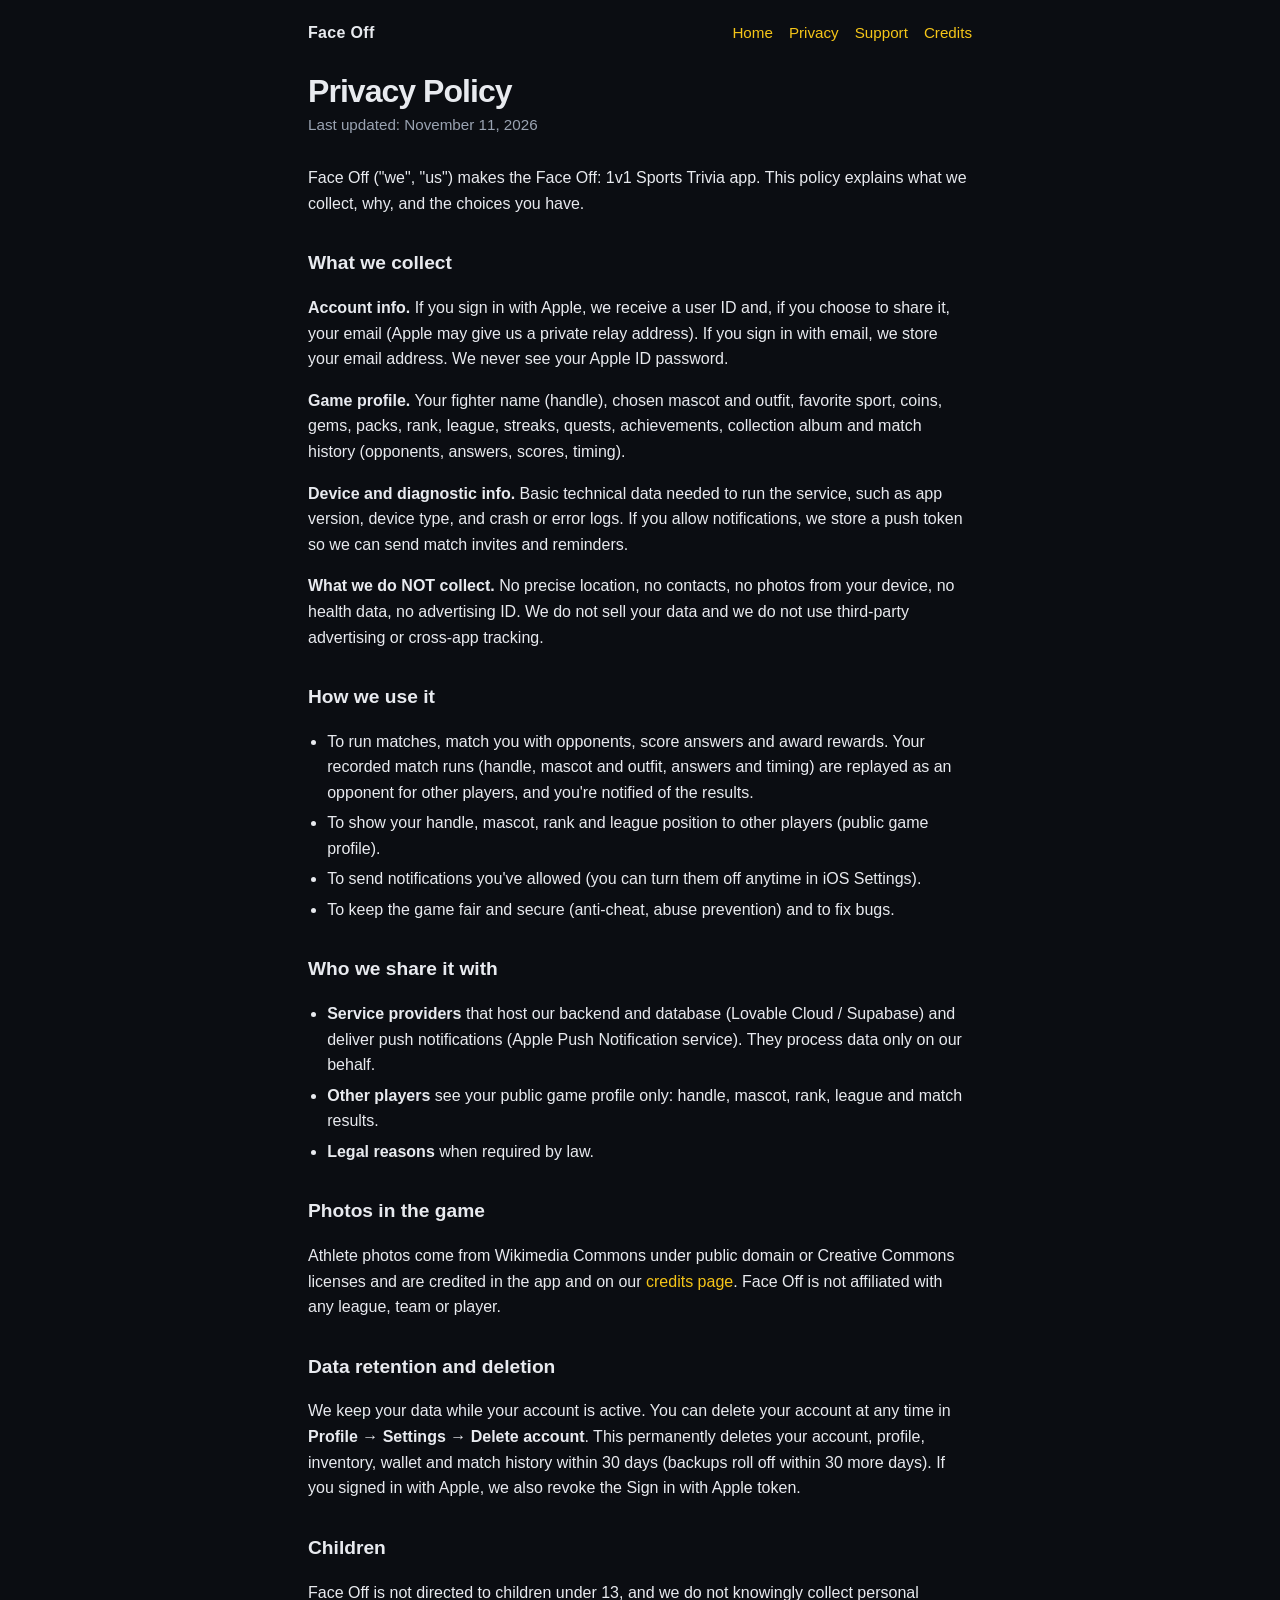
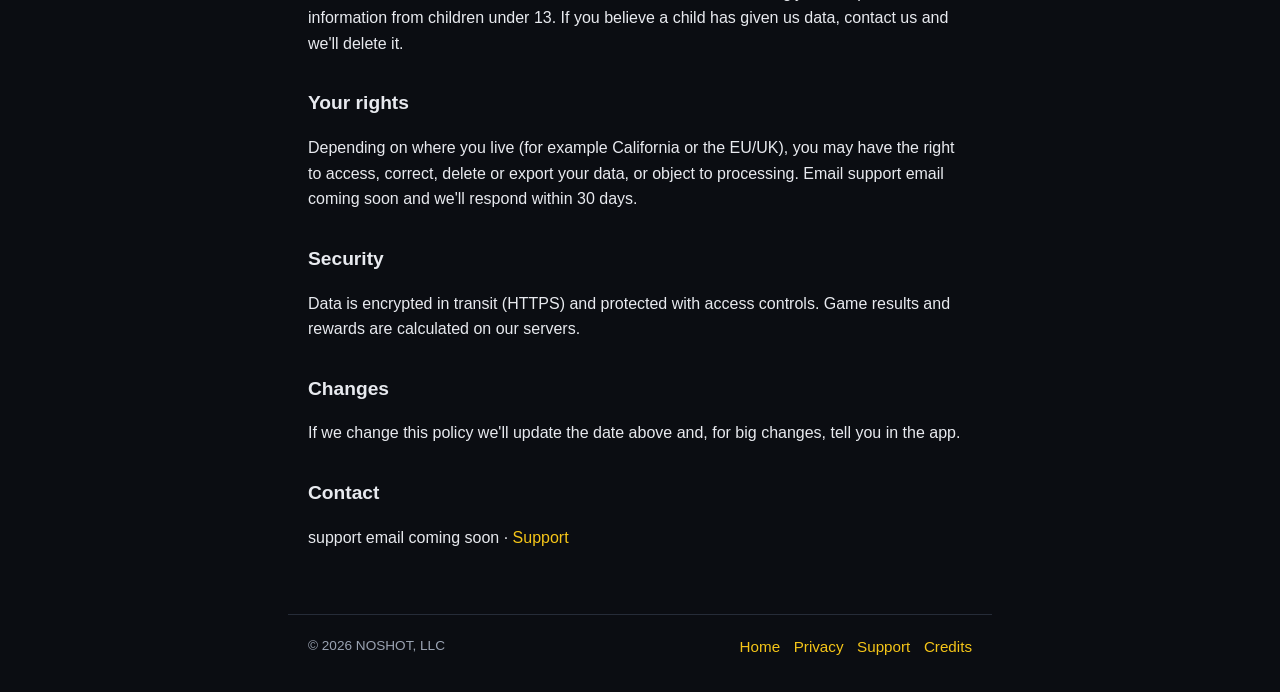
<file: privacy/index.html>
<!DOCTYPE html>
<html lang="en">
<head>
  <meta charset="utf-8">
  <meta name="viewport" content="width=device-width, initial-scale=1">
  <title>Privacy Policy — Face Off</title>
  <meta name="description" content="Face Off is 1v1 sports trivia against real players.">
  <link rel="stylesheet" href="../css/styles.css">
  
</head>
<body>
  <header>
    <a class="brand" href="../">Face Off</a>
    <nav>
      <a href="../">Home</a>
      <a href="../privacy/" aria-current="page">Privacy</a>
      <a href="../support/">Support</a>
      <a href="../credits/">Credits</a>
    </nav>
  </header>
  <main>
    <article>
      <h1>Privacy Policy</h1>
      <p class="updated">Last updated: November 11, 2026</p>
      <p>Face Off ("we", "us") makes the Face Off: 1v1 Sports Trivia app. This policy explains what we collect, why, and the choices you have.</p>

      <h2>What we collect</h2>
      <p><strong>Account info.</strong> If you sign in with Apple, we receive a user ID and, if you choose to share it, your email (Apple may give us a private relay address). If you sign in with email, we store your email address. We never see your Apple ID password.</p>
      <p><strong>Game profile.</strong> Your fighter name (handle), chosen mascot and outfit, favorite sport, coins, gems, packs, rank, league, streaks, quests, achievements, collection album and match history (opponents, answers, scores, timing).</p>
      <p><strong>Device and diagnostic info.</strong> Basic technical data needed to run the service, such as app version, device type, and crash or error logs. If you allow notifications, we store a push token so we can send match invites and reminders.</p>
      <p><strong>What we do NOT collect.</strong> No precise location, no contacts, no photos from your device, no health data, no advertising ID. We do not sell your data and we do not use third-party advertising or cross-app tracking.</p>

      <h2>How we use it</h2>
      <ul>
        <li>To run matches, match you with opponents, score answers and award rewards. Your recorded match runs (handle, mascot and outfit, answers and timing) are replayed as an opponent for other players, and you're notified of the results.</li>
        <li>To show your handle, mascot, rank and league position to other players (public game profile).</li>
        <li>To send notifications you've allowed (you can turn them off anytime in iOS Settings).</li>
        <li>To keep the game fair and secure (anti-cheat, abuse prevention) and to fix bugs.</li>
      </ul>

      <h2>Who we share it with</h2>
      <ul>
        <li><strong>Service providers</strong> that host our backend and database (Lovable Cloud / Supabase) and deliver push notifications (Apple Push Notification service). They process data only on our behalf.</li>
        <li><strong>Other players</strong> see your public game profile only: handle, mascot, rank, league and match results.</li>
        <li><strong>Legal reasons</strong> when required by law.</li>
      </ul>

      <h2>Photos in the game</h2>
      <p>Athlete photos come from Wikimedia Commons under public domain or Creative Commons licenses and are credited in the app and on our <a href="../credits/">credits page</a>. Face Off is not affiliated with any league, team or player.</p>

      <h2>Data retention and deletion</h2>
      <p>We keep your data while your account is active. You can delete your account at any time in <strong>Profile → Settings → Delete account</strong>. This permanently deletes your account, profile, inventory, wallet and match history within 30 days (backups roll off within 30 more days). If you signed in with Apple, we also revoke the Sign in with Apple token.</p>

      <h2>Children</h2>
      <p>Face Off is not directed to children under 13, and we do not knowingly collect personal information from children under 13. If you believe a child has given us data, contact us and we'll delete it.</p>

      <h2>Your rights</h2>
      <p>Depending on where you live (for example California or the EU/UK), you may have the right to access, correct, delete or export your data, or object to processing. Email <span class="support-email">support email coming soon</span> and we'll respond within 30 days.</p>

      <h2>Security</h2>
      <p>Data is encrypted in transit (HTTPS) and protected with access controls. Game results and rewards are calculated on our servers.</p>

      <h2>Changes</h2>
      <p>If we change this policy we'll update the date above and, for big changes, tell you in the app.</p>

      <h2>Contact</h2>
      <p><span class="support-email">support email coming soon</span> · <a href="../support/">Support</a></p>
    </article>

  </main>
  <footer>
    <div>© 2026 NOSHOT, LLC</div>
    <nav>
      <a href="../">Home</a>
      <a href="../privacy/" aria-current="page">Privacy</a>
      <a href="../support/">Support</a>
      <a href="../credits/">Credits</a>
    </nav>
  </footer>
  <script src="../js/config.js"></script>
</body>
</html>
</file>
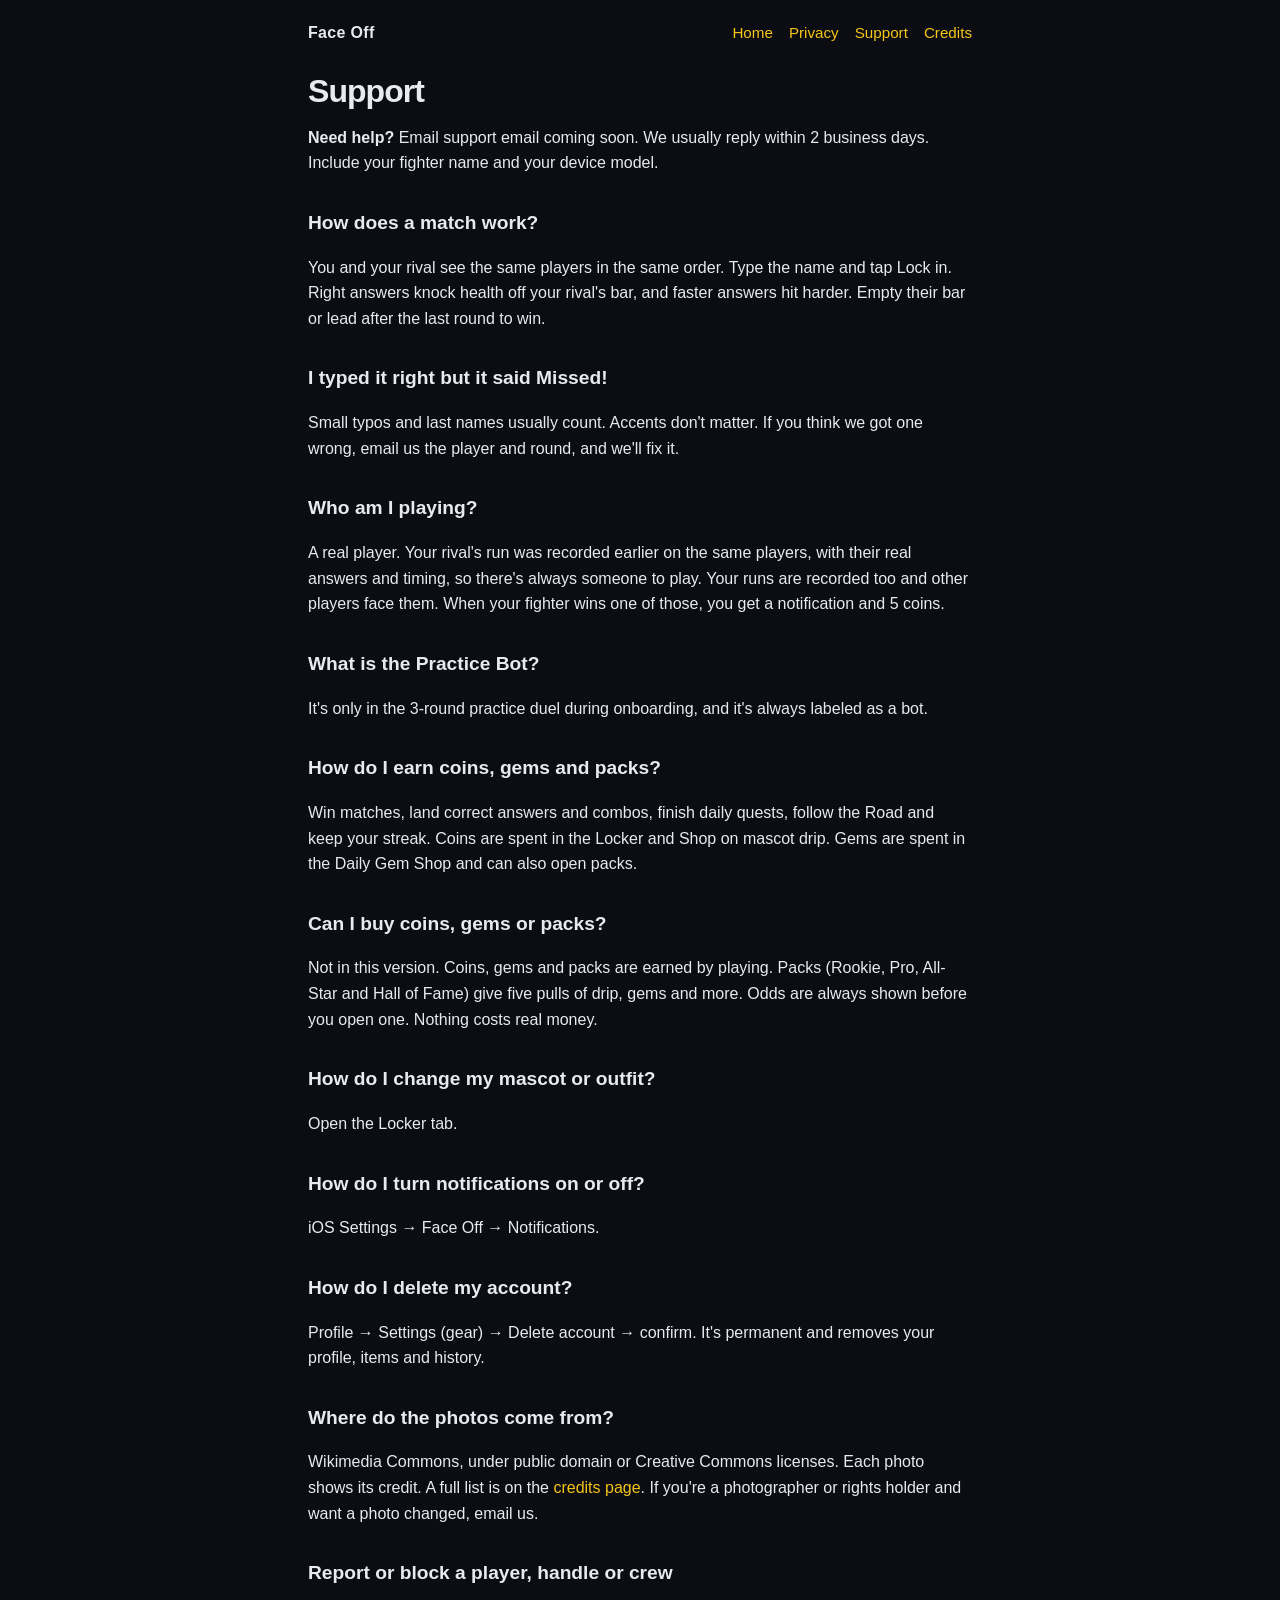
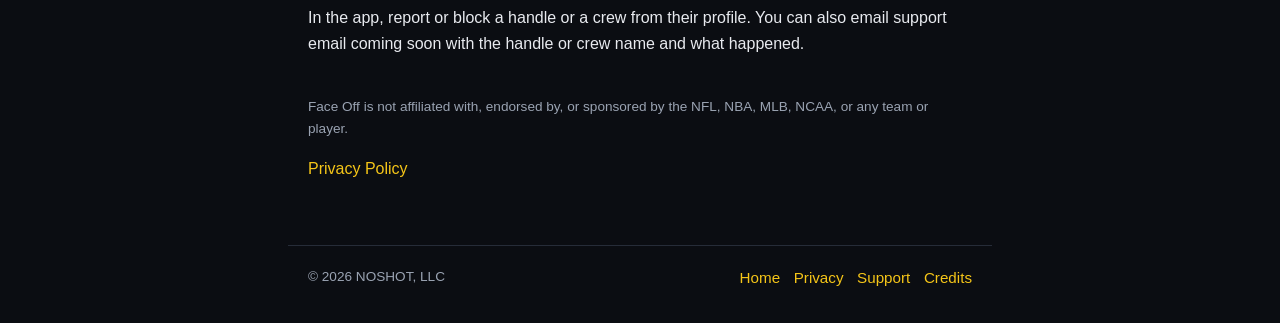
<file: support/index.html>
<!DOCTYPE html>
<html lang="en">
<head>
  <meta charset="utf-8">
  <meta name="viewport" content="width=device-width, initial-scale=1">
  <title>Support — Face Off</title>
  <meta name="description" content="Face Off is 1v1 sports trivia against real players.">
  <link rel="stylesheet" href="../css/styles.css">
  
</head>
<body>
  <header>
    <a class="brand" href="../">Face Off</a>
    <nav>
      <a href="../">Home</a>
      <a href="../privacy/">Privacy</a>
      <a href="../support/" aria-current="page">Support</a>
      <a href="../credits/">Credits</a>
    </nav>
  </header>
  <main>
    <article>
      <h1>Support</h1>
      <p><strong>Need help?</strong> Email <span class="support-email">support email coming soon</span>. We usually reply within 2 business days. Include your fighter name and your device model.</p>

      <h2>How does a match work?</h2>
      <p>You and your rival see the same players in the same order. Type the name and tap Lock in. Right answers knock health off your rival's bar, and faster answers hit harder. Empty their bar or lead after the last round to win.</p>

      <h2>I typed it right but it said Missed!</h2>
      <p>Small typos and last names usually count. Accents don't matter. If you think we got one wrong, email us the player and round, and we'll fix it.</p>

      <h2>Who am I playing?</h2>
      <p>A real player. Your rival's run was recorded earlier on the same players, with their real answers and timing, so there's always someone to play. Your runs are recorded too and other players face them. When your fighter wins one of those, you get a notification and 5 coins.</p>

      <h2>What is the Practice Bot?</h2>
      <p>It's only in the 3-round practice duel during onboarding, and it's always labeled as a bot.</p>

      <h2>How do I earn coins, gems and packs?</h2>
      <p>Win matches, land correct answers and combos, finish daily quests, follow the Road and keep your streak. Coins are spent in the Locker and Shop on mascot drip. Gems are spent in the Daily Gem Shop and can also open packs.</p>

      <h2>Can I buy coins, gems or packs?</h2>
      <p>Not in this version. Coins, gems and packs are earned by playing. Packs (Rookie, Pro, All-Star and Hall of Fame) give five pulls of drip, gems and more. Odds are always shown before you open one. Nothing costs real money.</p>

      <h2>How do I change my mascot or outfit?</h2>
      <p>Open the Locker tab.</p>

      <h2>How do I turn notifications on or off?</h2>
      <p>iOS Settings → Face Off → Notifications.</p>

      <h2>How do I delete my account?</h2>
      <p>Profile → Settings (gear) → Delete account → confirm. It's permanent and removes your profile, items and history.</p>

      <h2>Where do the photos come from?</h2>
      <p>Wikimedia Commons, under public domain or Creative Commons licenses. Each photo shows its credit. A full list is on the <a href="../credits/">credits page</a>. If you're a photographer or rights holder and want a photo changed, email us.</p>

      <h2>Report or block a player, handle or crew</h2>
      <p>In the app, report or block a handle or a crew from their profile. You can also email <span class="support-email">support email coming soon</span> with the handle or crew name and what happened.</p>

      <p class="legal">Face Off is not affiliated with, endorsed by, or sponsored by the NFL, NBA, MLB, NCAA, or any team or player.</p>
      <p><a href="../privacy/">Privacy Policy</a></p>
    </article>

  </main>
  <footer>
    <div>© 2026 NOSHOT, LLC</div>
    <nav>
      <a href="../">Home</a>
      <a href="../privacy/">Privacy</a>
      <a href="../support/" aria-current="page">Support</a>
      <a href="../credits/">Credits</a>
    </nav>
  </footer>
  <script src="../js/config.js"></script>
</body>
</html>
</file>
<file: css/styles.css>
/* Face Off public site — keep this file small and mobile-first. */
:root {
  --bg: #0b0d12;
  --bg-elev: #141821;
  --line: #262c38;
  --text: #e8eaef;
  --muted: #9aa3b2;
  --accent: #f5c518;
  --max: 44rem;
}
* { box-sizing: border-box; }
html, body { margin: 0; padding: 0; }
body {
  font-family: -apple-system, BlinkMacSystemFont, "Segoe UI", Inter, Roboto, Helvetica, Arial, sans-serif;
  background: var(--bg);
  color: var(--text);
  line-height: 1.6;
  min-height: 100vh;
  display: flex;
  flex-direction: column;
}
a { color: var(--accent); text-decoration: none; }
a:hover { text-decoration: underline; }
header, main, footer { width: 100%; max-width: var(--max); margin: 0 auto; padding: 0 1.25rem; }
header {
  display: flex;
  align-items: center;
  justify-content: space-between;
  padding-top: 1.25rem;
  padding-bottom: 1.25rem;
  gap: 1rem;
}
.brand {
  color: var(--text);
  font-weight: 700;
  letter-spacing: 0.02em;
  text-decoration: none;
  font-size: 1rem;
}
.brand:hover { text-decoration: none; color: var(--accent); }
nav { display: flex; gap: 1rem; flex-wrap: wrap; font-size: 0.95rem; }
main { flex: 1; padding-bottom: 3rem; }
footer {
  border-top: 1px solid var(--line);
  padding: 1.25rem 1.25rem 2rem;
  color: var(--muted);
  font-size: 0.85rem;
  display: flex;
  flex-wrap: wrap;
  gap: 0.5rem 1rem;
  justify-content: space-between;
}
footer nav { gap: 0.85rem; }

/* Landing */
.hero { text-align: center; padding: 1.5rem 0 2.5rem; }
.mascot {
  width: min(280px, 70vw);
  height: auto;
  display: block;
  margin: 0 auto 1.25rem;
  filter: drop-shadow(0 18px 40px rgba(245, 197, 24, 0.18));
}
h1 {
  font-size: clamp(2rem, 6vw, 3rem);
  line-height: 1.1;
  margin: 0 0 0.35rem;
  letter-spacing: -0.03em;
}
.tag { color: var(--muted); font-size: 1rem; margin: 0 0 1rem; text-transform: uppercase; letter-spacing: 0.12em; font-weight: 600; }
.pitch {
  font-size: clamp(1.15rem, 3.4vw, 1.45rem);
  margin: 0 auto 1.75rem;
  max-width: 28rem;
  line-height: 1.4;
}
.hero-links { display: flex; justify-content: center; gap: 0.75rem; flex-wrap: wrap; }
.btn {
  display: inline-block;
  border: 1px solid var(--line);
  background: var(--bg-elev);
  color: var(--text);
  padding: 0.65rem 1rem;
  border-radius: 999px;
  font-weight: 600;
  font-size: 0.95rem;
}
.btn:hover { border-color: var(--accent); color: var(--accent); text-decoration: none; }
.legal {
  margin-top: 2.5rem;
  color: var(--muted);
  font-size: 0.85rem;
}

/* Article pages */
article h1 { font-size: 2rem; margin: 0.5rem 0 0.25rem; }
.updated { color: var(--muted); margin: 0 0 1.75rem; font-size: 0.95rem; }
article h2 { font-size: 1.2rem; margin: 2rem 0 0.6rem; }
article p, article li { color: var(--text); }
article ul { padding-left: 1.2rem; }
article li { margin: 0.3rem 0; }
.support-email {
  font-style: normal;
  font-weight: 500;
  color: var(--text);
}

/* Credits */
.lead { color: var(--muted); }
.stats { color: var(--muted); font-size: 0.95rem; margin-bottom: 1.25rem; }
.credit-table-wrap { overflow-x: auto; border: 1px solid var(--line); border-radius: 12px; }
table { width: 100%; border-collapse: collapse; font-size: 0.9rem; }
th, td { text-align: left; padding: 0.6rem 0.75rem; vertical-align: top; border-bottom: 1px solid var(--line); }
th { background: var(--bg-elev); font-weight: 600; white-space: nowrap; }
tr:last-child td { border-bottom: 0; }
.used { color: var(--muted); white-space: nowrap; }
</file>
